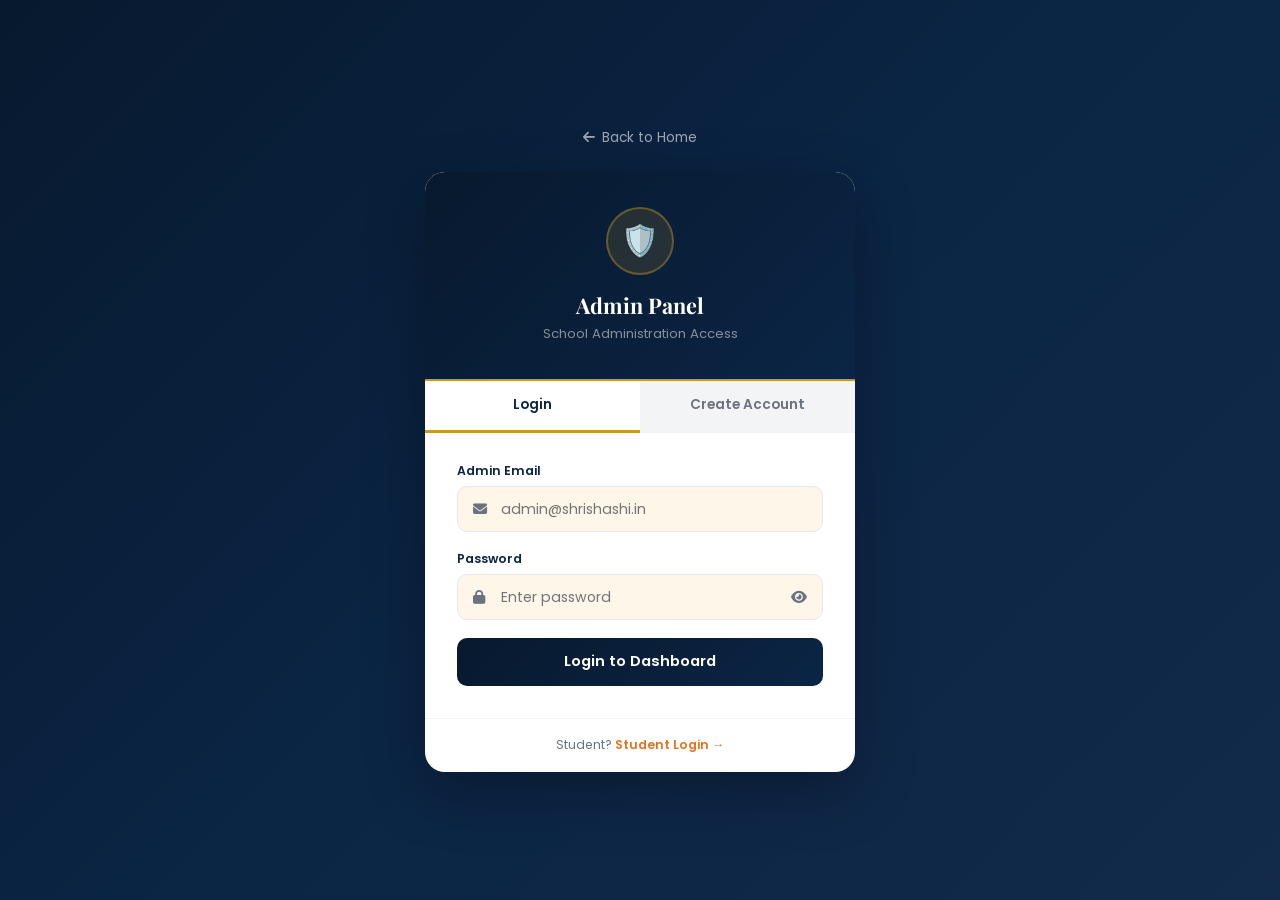
<file: shri shashi org/frontend/admin-login.html>
<!DOCTYPE html>
<html lang="hi">
<head>
  <meta charset="UTF-8"/><meta name="viewport" content="width=device-width,initial-scale=1.0"/>
  <title>Admin Login | श्री शशि हाई स्कूल गोरसी</title>
  <link href="https://fonts.googleapis.com/css2?family=Poppins:wght@300;400;500;600;700&family=Playfair+Display:wght@700&display=swap" rel="stylesheet"/>
  <link rel="stylesheet" href="https://cdnjs.cloudflare.com/ajax/libs/font-awesome/6.5.0/css/all.min.css"/>
  <style>
    :root{--navy:#0B2545;--gold:#C9972A;--gold2:#F0BE5A;--saffron:#E8721C;--cream:#FDF6E9;--gray:#6B7280;--red:#EF4444;}
    *{box-sizing:border-box;margin:0;padding:0;}
    body{font-family:'Poppins',sans-serif;background:linear-gradient(135deg,#07192e 0%,#0B2545 50%,#132a4a 100%);min-height:100vh;display:flex;flex-direction:column;align-items:center;justify-content:center;padding:1.5rem;}
    .back-link{color:rgba(255,255,255,0.6);font-size:.85rem;text-decoration:none;display:flex;align-items:center;gap:.4rem;margin-bottom:1.5rem;}
    .back-link:hover{color:#fff;}
    .login-box{background:#fff;border-radius:20px;box-shadow:0 20px 60px rgba(0,0,0,0.3);width:100%;max-width:430px;overflow:hidden;}
    .login-header{background:linear-gradient(135deg,#07192e,#0B2545);padding:2.2rem 2rem;text-align:center;border-bottom:2px solid var(--gold);}
    .login-icon{width:68px;height:68px;border-radius:50%;background:rgba(201,151,42,0.15);border:2px solid rgba(201,151,42,0.4);display:flex;align-items:center;justify-content:center;margin:0 auto 1rem;font-size:1.9rem;}
    .login-header h1{color:#fff;font-family:'Playfair Display',serif;font-size:1.35rem;margin-bottom:.3rem;}
    .login-header p{color:rgba(255,255,255,0.5);font-size:.82rem;}

    .tabs{display:flex;background:#f3f4f6;}
    .tab-btn{flex:1;padding:.9rem;background:none;border:none;font-size:.85rem;font-weight:600;color:var(--gray);cursor:pointer;font-family:'Poppins',sans-serif;border-bottom:3px solid transparent;transition:all .2s;}
    .tab-btn.active{color:var(--navy);background:#fff;border-bottom-color:var(--gold);}

    .tab-panel{display:none;}
    .tab-panel.active{display:block;}

    .login-body{padding:1.8rem 2rem 2rem;}
    .form-group{margin-bottom:1.1rem;}
    .form-label{display:block;font-size:.77rem;font-weight:600;color:var(--navy);margin-bottom:.4rem;}
    .form-input{width:100%;border:1.5px solid #E5E7EB;border-radius:10px;padding:.72rem 1rem;font-size:.88rem;font-family:'Poppins',sans-serif;color:var(--navy);background:var(--cream);transition:all .2s;}
    .form-input:focus{outline:none;border-color:var(--gold);box-shadow:0 0 0 3px rgba(201,151,42,0.12);background:#fff;}
    .input-wrap{position:relative;}
    .input-icon{position:absolute;left:1rem;top:50%;transform:translateY(-50%);color:var(--gray);font-size:.88rem;}
    .form-input.wi{padding-left:2.7rem;}
    .toggle-pass{position:absolute;right:1rem;top:50%;transform:translateY(-50%);background:none;border:none;color:var(--gray);cursor:pointer;font-size:.88rem;}
    .btn-login{width:100%;background:linear-gradient(135deg,#07192e,#0B2545);color:#fff;border:none;padding:.85rem;border-radius:10px;font-size:.92rem;font-weight:600;cursor:pointer;font-family:'Poppins',sans-serif;transition:all .2s;margin-top:.3rem;display:flex;align-items:center;justify-content:center;gap:.5rem;}
    .btn-login:hover{transform:translateY(-2px);box-shadow:0 8px 20px rgba(7,25,46,0.4);}
    .btn-login:disabled{opacity:.6;cursor:not-allowed;transform:none;}
    .btn-signup{background:linear-gradient(135deg,var(--saffron),#c45e10);}
    .error-box{background:#FEF2F2;border:1px solid #FCA5A5;border-radius:9px;padding:.65rem 1rem;font-size:.8rem;color:#DC2626;margin-top:.7rem;display:none;}
    .success-box{background:#F0FFF4;border:1px solid #6EE7B7;border-radius:9px;padding:.65rem 1rem;font-size:.8rem;color:#065F46;margin-top:.7rem;display:none;}
    .key-hint{background:#FFFBEB;border:1px solid #FCD34D;border-radius:9px;padding:.7rem 1rem;font-size:.76rem;color:#92400E;margin-bottom:1.1rem;line-height:1.5;}
    .spinner{display:none;width:16px;height:16px;border:2px solid rgba(255,255,255,0.3);border-top-color:#fff;border-radius:50%;animation:spin .7s linear infinite;}
    @keyframes spin{to{transform:rotate(360deg)}}
    .login-footer{text-align:center;padding:1.1rem;border-top:1px solid #F3F4F6;font-size:.78rem;color:var(--gray);}
    .login-footer a{color:var(--saffron);font-weight:600;text-decoration:none;}
  </style>
</head>
<body>
  <a href="index.html" class="back-link"><i class="fas fa-arrow-left"></i> Back to Home</a>
  <div class="login-box">
    <div class="login-header">
      <div class="login-icon">🛡️</div>
      <h1>Admin Panel</h1>
      <p>School Administration Access</p>
    </div>

    <div class="tabs">
      <button class="tab-btn active" id="tabLoginBtn" onclick="switchTab('login')">Login</button>
      <button class="tab-btn" id="tabSignupBtn" onclick="switchTab('signup')">Create Account</button>
    </div>

    <!-- LOGIN TAB -->
    <div class="tab-panel active" id="panelLogin">
      <div class="login-body">
        <div class="form-group">
          <label class="form-label">Admin Email</label>
          <div class="input-wrap">
            <i class="fas fa-envelope input-icon"></i>
            <input class="form-input wi" type="email" id="loginEmail" placeholder="admin@shrishashi.in"/>
          </div>
        </div>
        <div class="form-group">
          <label class="form-label">Password</label>
          <div class="input-wrap">
            <i class="fas fa-lock input-icon"></i>
            <input class="form-input wi" type="password" id="loginPass" placeholder="Enter password"/>
            <button class="toggle-pass" onclick="togglePass('loginPass',this)" type="button"><i class="fas fa-eye"></i></button>
          </div>
        </div>
        <div class="error-box" id="loginErr"></div>
        <button class="btn-login" id="loginBtn" onclick="doLogin()">
          <span id="loginText">Login to Dashboard</span>
          <div class="spinner" id="loginSpinner"></div>
        </button>
      </div>
      <div class="login-footer">Student? <a href="student-login.html">Student Login →</a></div>
    </div>

    <!-- SIGNUP TAB -->
    <div class="tab-panel" id="panelSignup">
      <div class="login-body">
        <div class="key-hint">
          🔑 <strong>Admin Secret Key chahiye.</strong> Yeh key sirf authorized logon ke paas honi chahiye — isse koi bhi naya admin account bana sakta hai.
        </div>
        <div class="form-group">
          <label class="form-label">Admin Secret Key</label>
          <div class="input-wrap">
            <i class="fas fa-key input-icon"></i>
            <input class="form-input wi" type="password" id="signupKey" placeholder="Enter secret key"/>
            <button class="toggle-pass" onclick="togglePass('signupKey',this)" type="button"><i class="fas fa-eye"></i></button>
          </div>
        </div>
        <div class="form-group">
          <label class="form-label">Your Name</label>
          <div class="input-wrap">
            <i class="fas fa-user input-icon"></i>
            <input class="form-input wi" type="text" id="signupName" placeholder="Full name"/>
          </div>
        </div>
        <div class="form-group">
          <label class="form-label">Gmail / Email</label>
          <div class="input-wrap">
            <i class="fas fa-envelope input-icon"></i>
            <input class="form-input wi" type="email" id="signupEmail" placeholder="youremail@gmail.com"/>
          </div>
        </div>
        <div class="form-group">
          <label class="form-label">Set Password (min 6 characters)</label>
          <div class="input-wrap">
            <i class="fas fa-lock input-icon"></i>
            <input class="form-input wi" type="password" id="signupPass" placeholder="Create password"/>
            <button class="toggle-pass" onclick="togglePass('signupPass',this)" type="button"><i class="fas fa-eye"></i></button>
          </div>
        </div>
        <div class="error-box" id="signupErr"></div>
        <div class="success-box" id="signupSuccess"></div>
        <button class="btn-login btn-signup" id="signupBtn" onclick="doSignup()">
          <span id="signupText">Create Admin Account</span>
          <div class="spinner" id="signupSpinner"></div>
        </button>
      </div>
      <div class="login-footer">Already have an account? <a href="#" onclick="switchTab('login');return false;">Login →</a></div>
    </div>

  </div>

<script src="api-config.js"></script>
<script>
  function switchTab(tab) {
    document.getElementById('tabLoginBtn').classList.toggle('active', tab==='login');
    document.getElementById('tabSignupBtn').classList.toggle('active', tab==='signup');
    document.getElementById('panelLogin').classList.toggle('active', tab==='login');
    document.getElementById('panelSignup').classList.toggle('active', tab==='signup');
  }

  function togglePass(id, btn) {
    const inp = document.getElementById(id);
    inp.type = inp.type==='password' ? 'text' : 'password';
    btn.innerHTML = inp.type==='password' ? '<i class="fas fa-eye"></i>' : '<i class="fas fa-eye-slash"></i>';
  }

  (async function checkExisting() {
    const token = localStorage.getItem('sshs_token');
    const role = localStorage.getItem('sshs_role');
    if (token && role === 'admin') {
      try {
        await apiFetch('/api/admin/me');
        window.location.href = 'admin-panel.html';
      } catch(e) {
        localStorage.removeItem('sshs_token');
        localStorage.removeItem('sshs_role');
      }
    }
  })();

  async function doLogin() {
    const email = document.getElementById('loginEmail').value.trim();
    const pass  = document.getElementById('loginPass').value;
    const err   = document.getElementById('loginErr');
    const btn   = document.getElementById('loginBtn');
    const spin  = document.getElementById('loginSpinner');
    const txt   = document.getElementById('loginText');
    err.style.display = 'none';

    if (!email || !pass) { err.textContent='⚠ Email and password required'; err.style.display='block'; return; }

    btn.disabled=true; spin.style.display='block'; txt.textContent='Logging in...';
    try {
      const data = await apiFetch('/api/admin/login', { method:'POST', body: JSON.stringify({ email, password: pass }) });
      localStorage.setItem('sshs_token', data.token);
      localStorage.setItem('sshs_role', 'admin');
      localStorage.setItem('sshs_admin_email', data.admin.email);
      window.location.href = 'admin-panel.html';
    } catch(e) {
      err.textContent = '❌ ' + e.message;
      err.style.display = 'block';
    }
    btn.disabled=false; spin.style.display='none'; txt.textContent='Login to Dashboard';
  }

  async function doSignup() {
    const secretKey = document.getElementById('signupKey').value;
    const name      = document.getElementById('signupName').value.trim();
    const email     = document.getElementById('signupEmail').value.trim();
    const pass      = document.getElementById('signupPass').value;
    const err       = document.getElementById('signupErr');
    const success   = document.getElementById('signupSuccess');
    const btn       = document.getElementById('signupBtn');
    const spin      = document.getElementById('signupSpinner');
    const txt       = document.getElementById('signupText');
    err.style.display='none'; success.style.display='none';

    if (!secretKey || !email || !pass) { err.textContent='⚠ Secret key, email and password required'; err.style.display='block'; return; }
    if (pass.length < 6) { err.textContent='⚠ Password must be at least 6 characters'; err.style.display='block'; return; }

    btn.disabled=true; spin.style.display='block'; txt.textContent='Creating account...';
    try {
      const data = await apiFetch('/api/admin/signup', { method:'POST', body: JSON.stringify({ secretKey, name, email, password: pass }) });
      localStorage.setItem('sshs_token', data.token);
      localStorage.setItem('sshs_role', 'admin');
      localStorage.setItem('sshs_admin_email', data.admin.email);
      success.textContent = '✅ Account created! Redirecting to dashboard...';
      success.style.display = 'block';
      setTimeout(()=> window.location.href='admin-panel.html', 1200);
    } catch(e) {
      err.textContent = '❌ ' + e.message;
      err.style.display = 'block';
      btn.disabled=false; spin.style.display='none'; txt.textContent='Create Admin Account';
    }
  }

  document.addEventListener('keydown', e => {
    if (e.key !== 'Enter') return;
    if (document.getElementById('panelLogin').classList.contains('active')) doLogin();
    else doSignup();
  });
</script>
</body>
</html>
</file>
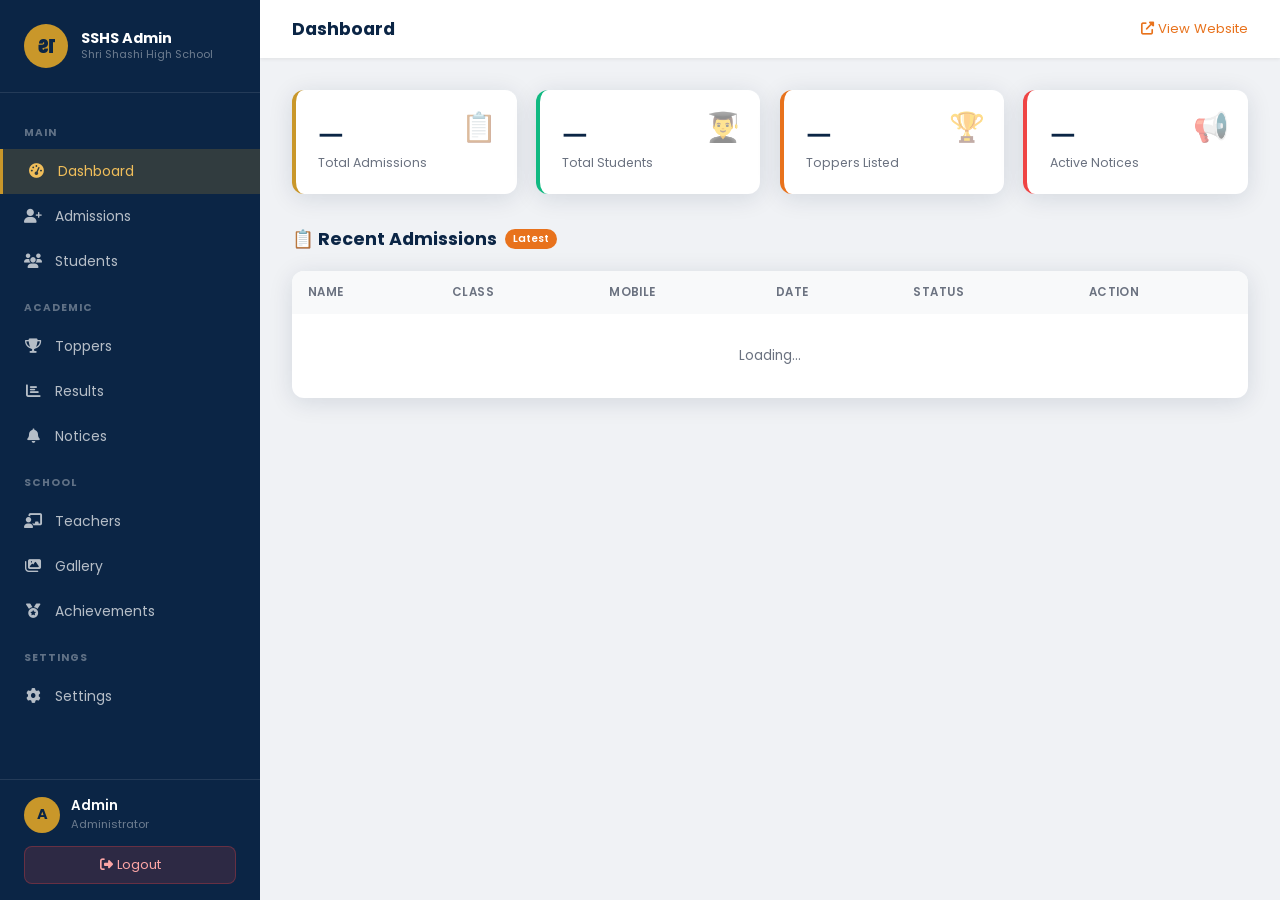
<file: shri shashi org/frontend/admin-panel.html>
<!DOCTYPE html>
<html lang="hi">
<head>
  <meta charset="UTF-8"/><meta name="viewport" content="width=device-width,initial-scale=1.0"/>
  <title>Admin Panel | श्री शशि हाई स्कूल गोरसी</title>
  <link href="https://fonts.googleapis.com/css2?family=Poppins:wght@300;400;500;600;700;800&family=Playfair+Display:wght@700&display=swap" rel="stylesheet"/>
  <link rel="stylesheet" href="https://cdnjs.cloudflare.com/ajax/libs/font-awesome/6.5.0/css/all.min.css"/>
  <style>
    :root{--navy:#0B2545;--gold:#C9972A;--gold2:#F0BE5A;--saffron:#E8721C;--cream:#FDF6E9;--gray:#6B7280;--green:#10B981;--red:#EF4444;--shadow:0 4px 24px rgba(11,37,69,0.12);--radius:12px;}
    *{box-sizing:border-box;margin:0;padding:0;}
    body{font-family:'Poppins',sans-serif;background:#f0f2f5;color:var(--navy);display:flex;min-height:100vh;}

    .sidebar{width:260px;background:var(--navy);min-height:100vh;position:fixed;left:0;top:0;z-index:100;display:flex;flex-direction:column;transition:transform .3s;}
    .sidebar-brand{padding:1.5rem;border-bottom:1px solid rgba(255,255,255,0.1);display:flex;align-items:center;gap:.8rem;}
    .sb-logo{width:44px;height:44px;border-radius:50%;background:var(--gold);display:flex;align-items:center;justify-content:center;font-size:1.2rem;font-weight:900;color:var(--navy);flex-shrink:0;}
    .sb-title{color:#fff;font-size:.9rem;font-weight:700;line-height:1.3;}
    .sb-sub{color:rgba(255,255,255,0.4);font-size:.68rem;}
    .sidebar-nav{flex:1;padding:1rem 0;overflow-y:auto;}
    .nav-section-title{color:rgba(255,255,255,0.35);font-size:.65rem;font-weight:700;letter-spacing:.1em;text-transform:uppercase;padding:.5rem 1.5rem;margin-top:.5rem;}
    .nav-item{display:flex;align-items:center;gap:.8rem;padding:.75rem 1.5rem;color:rgba(255,255,255,0.7);cursor:pointer;transition:all .2s;font-size:.87rem;border:none;background:none;width:100%;text-align:left;font-family:'Poppins',sans-serif;}
    .nav-item:hover{background:rgba(255,255,255,0.08);color:#fff;}
    .nav-item.active{background:rgba(201,151,42,0.2);color:var(--gold2);border-left:3px solid var(--gold);}
    .nav-item i{width:18px;text-align:center;font-size:.9rem;}
    .sidebar-footer{padding:1rem 1.5rem;border-top:1px solid rgba(255,255,255,0.1);}
    .admin-info{display:flex;align-items:center;gap:.7rem;margin-bottom:.8rem;}
    .admin-avatar{width:36px;height:36px;border-radius:50%;background:var(--gold);display:flex;align-items:center;justify-content:center;font-size:.9rem;font-weight:700;color:var(--navy);}
    .admin-name{color:#fff;font-size:.83rem;font-weight:600;word-break:break-all;}
    .admin-role{color:rgba(255,255,255,0.4);font-size:.7rem;}
    .btn-logout{width:100%;background:rgba(239,68,68,0.15);color:#FCA5A5;border:1px solid rgba(239,68,68,0.3);border-radius:8px;padding:.5rem;font-size:.82rem;cursor:pointer;font-family:'Poppins',sans-serif;transition:all .2s;}
    .btn-logout:hover{background:rgba(239,68,68,0.3);}

    .main-content{margin-left:260px;flex:1;display:flex;flex-direction:column;min-height:100vh;}
    .topbar{background:#fff;padding:1rem 2rem;display:flex;align-items:center;justify-content:space-between;box-shadow:0 1px 4px rgba(0,0,0,0.08);position:sticky;top:0;z-index:99;}
    .topbar-title{font-size:1.1rem;font-weight:700;color:var(--navy);}
    .topbar-right{display:flex;align-items:center;gap:1rem;}
    .topbar-date{font-size:.8rem;color:var(--gray);}
    .content-area{padding:2rem;flex:1;}

    .panel{display:none;}
    .panel.active{display:block;}

    .stat-grid{display:grid;grid-template-columns:repeat(4,1fr);gap:1.2rem;margin-bottom:2rem;}
    .stat-card{background:#fff;border-radius:var(--radius);padding:1.4rem;box-shadow:var(--shadow);border-left:4px solid var(--gold);position:relative;}
    .stat-card.green{border-left-color:var(--green);}
    .stat-card.orange{border-left-color:var(--saffron);}
    .stat-card.red{border-left-color:var(--red);}
    .stat-num{font-size:1.8rem;font-weight:700;color:var(--navy);font-family:'Playfair Display',serif;}
    .stat-label{font-size:.78rem;color:var(--gray);margin-top:.2rem;}
    .stat-icon{font-size:1.8rem;position:absolute;top:1rem;right:1.2rem;opacity:.5;}

    .sec-title{font-size:1.1rem;font-weight:700;color:var(--navy);margin-bottom:1.2rem;display:flex;align-items:center;gap:.5rem;}
    .sec-title .badge{background:var(--saffron);color:#fff;font-size:.65rem;padding:.15rem .5rem;border-radius:20px;font-weight:600;}

    .table-wrap{background:#fff;border-radius:var(--radius);box-shadow:var(--shadow);overflow:hidden;margin-bottom:2rem;}
    .table-header{padding:1rem 1.5rem;border-bottom:1px solid #F3F4F6;display:flex;align-items:center;justify-content:space-between;flex-wrap:wrap;gap:.8rem;}
    .table-search{border:1.5px solid #E5E7EB;border-radius:8px;padding:.5rem 1rem;font-size:.85rem;font-family:'Poppins',sans-serif;color:var(--navy);min-width:220px;}
    .table-search:focus{outline:none;border-color:var(--gold);}
    .table-scroll{overflow-x:auto;}
    table{width:100%;border-collapse:collapse;font-size:.85rem;}
    th{background:#F8F9FA;padding:.8rem 1rem;text-align:left;font-size:.73rem;font-weight:600;color:var(--gray);letter-spacing:.04em;text-transform:uppercase;white-space:nowrap;}
    td{padding:.8rem 1rem;border-bottom:1px solid #F3F4F6;vertical-align:middle;}
    tr:last-child td{border-bottom:none;}
    tr:hover td{background:#FAFAFA;}
    .status-badge{padding:.2rem .7rem;border-radius:20px;font-size:.72rem;font-weight:600;white-space:nowrap;}
    .status-new{background:#EFF6FF;color:#1D4ED8;}
    .status-reviewed{background:#F0FFF4;color:#15803D;}
    .status-rejected{background:#FFF5F5;color:#C53030;}
    .status-active{background:#F0FFF4;color:#15803D;}
    .status-blocked{background:#FFF5F5;color:#C53030;}
    .action-btns{display:flex;gap:.4rem;flex-wrap:wrap;}
    .btn-sm{padding:.3rem .7rem;border-radius:6px;font-size:.74rem;cursor:pointer;font-family:'Poppins',sans-serif;font-weight:500;border:none;transition:all .2s;white-space:nowrap;}
    .btn-view{background:#EFF6FF;color:#1D4ED8;}.btn-view:hover{background:#1D4ED8;color:#fff;}
    .btn-approve{background:#F0FFF4;color:#15803D;}.btn-approve:hover{background:#15803D;color:#fff;}
    .btn-reject{background:#FFF5F5;color:#C53030;}.btn-reject:hover{background:#C53030;color:#fff;}
    .btn-delete{background:#FFF5F5;color:#C53030;}.btn-delete:hover{background:#C53030;color:#fff;}
    .btn-edit{background:#FFFBEB;color:#92400E;}.btn-edit:hover{background:#92400E;color:#fff;}

    .form-card{background:#fff;border-radius:var(--radius);box-shadow:var(--shadow);padding:1.5rem;margin-bottom:1.5rem;}
    .form-grid{display:grid;grid-template-columns:1fr 1fr;gap:1rem;}
    .form-grid.three{grid-template-columns:1fr 1fr 1fr;}
    .fg{display:flex;flex-direction:column;gap:.3rem;}
    .fg.full{grid-column:1/-1;}
    .flabel{font-size:.75rem;font-weight:600;color:var(--navy);}
    .finput,.fselect,.ftextarea{border:1.5px solid #E5E7EB;border-radius:8px;padding:.6rem .9rem;font-size:.85rem;font-family:'Poppins',sans-serif;color:var(--navy);background:var(--cream);transition:all .2s;}
    .finput:focus,.fselect:focus,.ftextarea:focus{outline:none;border-color:var(--gold);}
    .ftextarea{resize:vertical;min-height:80px;}
    .btn-primary{background:linear-gradient(135deg,var(--navy),#1a4a7a);color:#fff;border:none;padding:.7rem 1.8rem;border-radius:9px;font-size:.88rem;font-weight:600;cursor:pointer;font-family:'Poppins',sans-serif;transition:all .2s;}
    .btn-primary:hover{transform:translateY(-2px);box-shadow:0 6px 18px rgba(11,37,69,0.25);}
    .btn-success{background:var(--green);color:#fff;border:none;padding:.7rem 1.8rem;border-radius:9px;font-size:.88rem;font-weight:600;cursor:pointer;font-family:'Poppins',sans-serif;}

    .notice-list{display:flex;flex-direction:column;gap:.8rem;}
    .notice-item{background:#fff;border-radius:var(--radius);padding:1rem 1.2rem;box-shadow:var(--shadow);display:flex;align-items:center;justify-content:space-between;gap:1rem;border-left:4px solid var(--gold);flex-wrap:wrap;}
    .notice-item.urgent{border-left-color:var(--red);}
    .notice-title{font-size:.9rem;font-weight:600;color:var(--navy);}
    .notice-meta{font-size:.75rem;color:var(--gray);margin-top:.2rem;}

    .toast{position:fixed;bottom:2rem;right:2rem;background:var(--navy);color:#fff;padding:.9rem 1.5rem;border-radius:10px;font-size:.85rem;z-index:9999;display:none;align-items:center;gap:.6rem;box-shadow:0 8px 25px rgba(11,37,69,0.3);max-width:90vw;}
    .toast.show{display:flex;animation:slideInRight .3s ease;}
    .toast.success{background:var(--green);}
    .toast.error{background:var(--red);}
    @keyframes slideInRight{from{transform:translateX(110%)}to{transform:none}}

    .modal-overlay{position:fixed;inset:0;background:rgba(0,0,0,0.5);z-index:1000;display:none;align-items:center;justify-content:center;padding:1rem;}
    .modal-overlay.open{display:flex;}
    .modal{background:#fff;border-radius:18px;padding:2rem;max-width:600px;width:100%;max-height:85vh;overflow-y:auto;}
    .modal-title{font-size:1.1rem;font-weight:700;color:var(--navy);margin-bottom:1.5rem;display:flex;align-items:center;justify-content:space-between;}
    .modal-close{background:none;border:none;font-size:1.2rem;cursor:pointer;color:var(--gray);}
    .detail-row{display:flex;gap:1rem;padding:.6rem 0;border-bottom:1px solid #F3F4F6;font-size:.85rem;}
    .detail-label{font-weight:600;color:var(--navy);min-width:140px;flex-shrink:0;}
    .detail-val{color:var(--gray);word-break:break-word;}
    .loading-row{text-align:center;padding:2rem;color:var(--gray);}
    .empty-row{text-align:center;padding:2rem;color:var(--gray);}

    @media(max-width:900px){.sidebar{transform:translateX(-100%);}.sidebar.open{transform:none;}.main-content{margin-left:0;}.stat-grid{grid-template-columns:1fr 1fr;}}
    @media(max-width:600px){.stat-grid{grid-template-columns:1fr;}.form-grid,.form-grid.three{grid-template-columns:1fr;}.content-area{padding:1rem;}}
  </style>
</head>
<body>

<aside class="sidebar" id="sidebar">
  <div class="sidebar-brand">
    <div class="sb-logo">श</div>
    <div><div class="sb-title">SSHS Admin</div><div class="sb-sub">Shri Shashi High School</div></div>
  </div>
  <nav class="sidebar-nav">
    <div class="nav-section-title">Main</div>
    <button class="nav-item active" onclick="showPanel('dashboard', this)"><i class="fas fa-tachometer-alt"></i> Dashboard</button>
    <button class="nav-item" onclick="showPanel('admissions', this)"><i class="fas fa-user-plus"></i> Admissions</button>
    <button class="nav-item" onclick="showPanel('students', this)"><i class="fas fa-users"></i> Students</button>
    <div class="nav-section-title">Academic</div>
    <button class="nav-item" onclick="showPanel('toppers', this)"><i class="fas fa-trophy"></i> Toppers</button>
    <button class="nav-item" onclick="showPanel('results', this)"><i class="fas fa-chart-bar"></i> Results</button>
    <button class="nav-item" onclick="showPanel('notices', this)"><i class="fas fa-bell"></i> Notices</button>
    <div class="nav-section-title">School</div>
    <button class="nav-item" onclick="showPanel('teachers', this)"><i class="fas fa-chalkboard-teacher"></i> Teachers</button>
    <button class="nav-item" onclick="showPanel('gallery', this)"><i class="fas fa-images"></i> Gallery</button>
    <button class="nav-item" onclick="showPanel('achievements', this)"><i class="fas fa-medal"></i> Achievements</button>
    <div class="nav-section-title">Settings</div>
    <button class="nav-item" onclick="showPanel('settings', this)"><i class="fas fa-cog"></i> Settings</button>
  </nav>
  <div class="sidebar-footer">
    <div class="admin-info">
      <div class="admin-avatar" id="adminAvatar">A</div>
      <div><div class="admin-name" id="adminName">Admin</div><div class="admin-role">Administrator</div></div>
    </div>
    <button class="btn-logout" onclick="doLogout()"><i class="fas fa-sign-out-alt"></i> Logout</button>
  </div>
</aside>

<div class="main-content">
  <div class="topbar">
    <div style="display:flex;align-items:center;gap:1rem">
      <button onclick="document.getElementById('sidebar').classList.toggle('open')" style="background:none;border:none;cursor:pointer;font-size:1.2rem;display:none" id="menuBtn"><i class="fas fa-bars"></i></button>
      <div class="topbar-title" id="panelTitle">Dashboard</div>
    </div>
    <div class="topbar-right">
      <div class="topbar-date" id="topbarDate"></div>
      <a href="index.html" target="_blank" style="font-size:.82rem;color:var(--saffron);text-decoration:none"><i class="fas fa-external-link-alt"></i> View Website</a>
    </div>
  </div>

  <div class="content-area">

    <!-- DASHBOARD -->
    <div class="panel active" id="panel-dashboard">
      <div class="stat-grid">
        <div class="stat-card"><div class="stat-icon">📋</div><div class="stat-num" id="stat-admissions">—</div><div class="stat-label">Total Admissions</div></div>
        <div class="stat-card green"><div class="stat-icon">👨‍🎓</div><div class="stat-num" id="stat-students">—</div><div class="stat-label">Total Students</div></div>
        <div class="stat-card orange"><div class="stat-icon">🏆</div><div class="stat-num" id="stat-toppers">—</div><div class="stat-label">Toppers Listed</div></div>
        <div class="stat-card red"><div class="stat-icon">📢</div><div class="stat-num" id="stat-notices">—</div><div class="stat-label">Active Notices</div></div>
      </div>
      <div class="sec-title">📋 Recent Admissions <span class="badge">Latest</span></div>
      <div class="table-wrap"><div class="table-scroll">
        <table><thead><tr><th>Name</th><th>Class</th><th>Mobile</th><th>Date</th><th>Status</th><th>Action</th></tr></thead>
        <tbody id="recentAdmissions"><tr><td colspan="6" class="loading-row">Loading...</td></tr></tbody></table>
      </div></div>
    </div>

    <!-- ADMISSIONS -->
    <div class="panel" id="panel-admissions">
      <div class="table-wrap">
        <div class="table-header">
          <div class="sec-title" style="margin:0">All Admission Applications</div>
          <input class="table-search" type="text" placeholder="Search by name, class..." oninput="searchTable(this,'admTable')"/>
        </div>
        <div class="table-scroll">
        <table id="admTable">
          <thead><tr><th>#</th><th>Student Name</th><th>Class</th><th>Father</th><th>Mobile</th><th>Date</th><th>Status</th><th>Actions</th></tr></thead>
          <tbody id="admissionsBody"><tr><td colspan="8" class="loading-row">Loading...</td></tr></tbody>
        </table>
        </div>
      </div>
    </div>

    <!-- STUDENTS -->
    <div class="panel" id="panel-students">
      <div class="table-wrap">
        <div class="table-header">
          <div class="sec-title" style="margin:0">Students List</div>
          <input class="table-search" type="text" placeholder="Search student..." oninput="searchTable(this,'stuTable')"/>
        </div>
        <div class="table-scroll">
        <table id="stuTable">
          <thead><tr><th>#</th><th>Name</th><th>Class</th><th>Login ID</th><th>Mobile (Password)</th><th>Father</th><th>Status</th><th>Actions</th></tr></thead>
          <tbody id="studentsBody"><tr><td colspan="8" class="loading-row">Loading...</td></tr></tbody>
        </table>
        </div>
      </div>
    </div>

    <!-- TOPPERS -->
    <div class="panel" id="panel-toppers">
      <div class="form-card">
        <div class="sec-title">➕ Add Topper</div>
        <div class="form-grid three">
          <div class="fg"><label class="flabel">Student Name</label><input class="finput" id="t-name" placeholder="Full name"/></div>
          <div class="fg"><label class="flabel">Session</label><select class="fselect" id="t-session"><option>2025-26</option><option>2024-25</option><option>2023-24</option></select></div>
          <div class="fg"><label class="flabel">Class</label><select class="fselect" id="t-class"><option>5</option><option>6</option><option>7</option><option>8</option></select></div>
          <div class="fg"><label class="flabel">Percentage (%)</label><input class="finput" id="t-percent" type="number" min="0" max="100" step="0.01" placeholder="e.g. 95.5"/></div>
          <div class="fg"><label class="flabel">Special Achievement</label><input class="finput" id="t-special" placeholder="e.g. District Rank 1"/></div>
          <div class="fg"><label class="flabel">Photo Path (optional)</label><input class="finput" id="t-photo" placeholder="images/toppers/name.jpg"/></div>
        </div>
        <button class="btn-primary" style="margin-top:1rem" onclick="addTopper()"><i class="fas fa-plus"></i> Add Topper</button>
      </div>
      <div class="table-wrap">
        <div class="table-header"><div class="sec-title" style="margin:0">Toppers List</div></div>
        <div class="table-scroll">
        <table><thead><tr><th>Name</th><th>Session</th><th>Class</th><th>%</th><th>Special</th><th>Actions</th></tr></thead>
        <tbody id="toppersBody"><tr><td colspan="6" class="loading-row">Loading...</td></tr></tbody></table>
        </div>
      </div>
    </div>

    <!-- NOTICES -->
    <div class="panel" id="panel-notices">
      <div class="form-card">
        <div class="sec-title">📢 Post New Notice</div>
        <div class="form-grid">
          <div class="fg"><label class="flabel">Notice Title</label><input class="finput" id="n-title" placeholder="Notice title"/></div>
          <div class="fg"><label class="flabel">Type</label><select class="fselect" id="n-type"><option>Admission</option><option>Result</option><option>Holiday</option><option>Exam</option><option>Fee</option><option>PTM</option><option>Achievement</option><option>Other</option></select></div>
          <div class="fg full"><label class="flabel">Description</label><textarea class="ftextarea" id="n-desc" placeholder="Notice details..."></textarea></div>
          <div class="fg"><label class="flabel">Priority</label><select class="fselect" id="n-priority"><option value="normal">Normal</option><option value="urgent">Urgent</option><option value="new">New</option></select></div>
          <div class="fg"><label class="flabel">Expiry Date (optional)</label><input class="finput" id="n-expiry" type="date"/></div>
        </div>
        <button class="btn-primary" style="margin-top:1rem" onclick="postNotice()"><i class="fas fa-paper-plane"></i> Post Notice</button>
      </div>
      <div class="sec-title">Active Notices</div>
      <div class="notice-list" id="noticesList"></div>
    </div>

    <!-- RESULTS -->
    <div class="panel" id="panel-results">
      <div class="form-card">
        <div class="sec-title">📊 Upload / Update Result Info</div>
        <div class="form-grid">
          <div class="fg"><label class="flabel">Session</label><select class="fselect" id="r-session"><option>2025-26</option><option>2024-25</option><option>2023-24</option></select></div>
          <div class="fg"><label class="flabel">Class</label><select class="fselect" id="r-class"><option>5</option><option>6</option><option>7</option><option>8</option></select></div>
          <div class="fg"><label class="flabel">PDF URL</label><input class="finput" id="r-pdf" placeholder="https://... (after upload)"/></div>
          <div class="fg"><label class="flabel">Status</label><select class="fselect" id="r-status"><option>Declared</option><option>Pending</option></select></div>
          <div class="fg full">
            <label class="flabel">Or Upload PDF File</label>
            <input class="finput" type="file" id="r-pdf-file" accept="application/pdf"/>
          </div>
        </div>
        <button class="btn-primary" style="margin-top:1rem" onclick="saveResult()"><i class="fas fa-save"></i> Save Result Info</button>
      </div>
      <div class="table-wrap">
        <div class="table-header"><div class="sec-title" style="margin:0">Saved Results</div></div>
        <div class="table-scroll">
        <table><thead><tr><th>Session</th><th>Class</th><th>PDF</th><th>Status</th><th>Actions</th></tr></thead>
        <tbody id="resultsBody"><tr><td colspan="5" class="loading-row">Loading...</td></tr></tbody></table>
        </div>
      </div>
    </div>

    <!-- TEACHERS -->
    <div class="panel" id="panel-teachers">
      <div class="form-card">
        <div class="sec-title">👩‍🏫 Add Teacher</div>
        <div class="form-grid">
          <div class="fg"><label class="flabel">Teacher Name</label><input class="finput" id="tc-name" placeholder="Full name"/></div>
          <div class="fg"><label class="flabel">Role</label><select class="fselect" id="tc-role"><option>Teacher</option><option>Senior Teacher</option><option>Head Master</option></select></div>
          <div class="fg"><label class="flabel">Subjects (comma separated)</label><input class="finput" id="tc-sub" placeholder="Hindi, Math, Science"/></div>
          <div class="fg"><label class="flabel">Qualification</label><input class="finput" id="tc-qual" value="Post Graduation + B.Ed."/></div>
          <div class="fg"><label class="flabel">Contact</label><input class="finput" id="tc-contact" type="tel" placeholder="Mobile number"/></div>
          <div class="fg"><label class="flabel">Photo Path</label><input class="finput" id="tc-photo" placeholder="images/teachers/name.jpg"/></div>
        </div>
        <button class="btn-primary" style="margin-top:1rem" onclick="addTeacher()"><i class="fas fa-plus"></i> Add Teacher</button>
      </div>
      <div class="table-wrap">
        <div class="table-header"><div class="sec-title" style="margin:0">Teachers List</div></div>
        <div class="table-scroll">
        <table><thead><tr><th>Name</th><th>Role</th><th>Subjects</th><th>Contact</th><th>Actions</th></tr></thead>
        <tbody id="teachersBody"><tr><td colspan="5" class="loading-row">Loading...</td></tr></tbody></table>
        </div>
      </div>
    </div>

    <!-- ACHIEVEMENTS -->
    <div class="panel" id="panel-achievements">
      <div class="form-card">
        <div class="sec-title">🎖️ Add Achievement</div>
        <div class="form-grid">
          <div class="fg"><label class="flabel">Student Name</label><input class="finput" id="ac-name" placeholder="Name"/></div>
          <div class="fg"><label class="flabel">Year</label><input class="finput" id="ac-year" placeholder="2025-26"/></div>
          <div class="fg"><label class="flabel">Type</label><select class="fselect" id="ac-type"><option value="navoday">Navoday</option><option value="shramoday">Shramoday</option><option value="sainik">Sainik School</option><option value="competitive">Competitive</option></select></div>
          <div class="fg"><label class="flabel">Detail</label><input class="finput" id="ac-detail" placeholder="Achievement details"/></div>
        </div>
        <button class="btn-primary" style="margin-top:1rem" onclick="addAchievement()"><i class="fas fa-plus"></i> Add Achievement</button>
      </div>
      <div class="table-wrap">
        <div class="table-header"><div class="sec-title" style="margin:0">Achievements</div></div>
        <div class="table-scroll">
        <table><thead><tr><th>Name</th><th>Year</th><th>Type</th><th>Detail</th><th>Actions</th></tr></thead>
        <tbody id="achievementsBody"><tr><td colspan="5" class="loading-row">Loading...</td></tr></tbody></table>
        </div>
      </div>
    </div>

    <!-- GALLERY -->
    <div class="panel" id="panel-gallery">
      <div class="form-card">
        <div class="sec-title">📸 Add Gallery Folder</div>
        <div class="form-grid">
          <div class="fg"><label class="flabel">Folder Name</label><input class="finput" id="g-name" placeholder="e.g. Annual Function 2026"/></div>
          <div class="fg"><label class="flabel">Category</label><select class="fselect" id="g-cat"><option>republic-day</option><option>independence-day</option><option>annual-function</option><option>saraswati-puja</option><option>rangoli</option><option>school-life</option><option>adventure-trip</option><option>cultural</option></select></div>
          <div class="fg"><label class="flabel">Icon (emoji)</label><input class="finput" id="g-icon" placeholder="🎭"/></div>
          <div class="fg"><label class="flabel">Description</label><input class="finput" id="g-desc" placeholder="Short description"/></div>
        </div>
        <button class="btn-primary" style="margin-top:1rem" onclick="addGallery()"><i class="fas fa-plus"></i> Add Folder</button>
      </div>
      <div class="table-wrap">
        <div class="table-header"><div class="sec-title" style="margin:0">Gallery Folders</div></div>
        <div class="table-scroll">
        <table><thead><tr><th>Name</th><th>Category</th><th>Photos</th><th>Actions</th></tr></thead>
        <tbody id="galleryBody"><tr><td colspan="4" class="loading-row">Loading...</td></tr></tbody></table>
        </div>
      </div>
    </div>

    <!-- SETTINGS -->
    <div class="panel" id="panel-settings">
      <div class="form-card">
        <div class="sec-title">⚙️ School Settings</div>
        <div class="form-grid">
          <div class="fg"><label class="flabel">School Name</label><input class="finput" id="set-name"/></div>
          <div class="fg"><label class="flabel">Phone 1</label><input class="finput" id="set-ph1"/></div>
          <div class="fg"><label class="flabel">Phone 2</label><input class="finput" id="set-ph2"/></div>
          <div class="fg"><label class="flabel">Gmail</label><input class="finput" id="set-email"/></div>
          <div class="fg"><label class="flabel">Address</label><input class="finput" id="set-addr"/></div>
          <div class="fg"><label class="flabel">Session</label><input class="finput" id="set-session"/></div>
          <div class="fg full"><label class="flabel">Popup Notification Text</label><textarea class="ftextarea" id="set-notif"></textarea></div>
        </div>
        <button class="btn-primary" style="margin-top:1rem" onclick="saveSettings()"><i class="fas fa-save"></i> Save Settings</button>
      </div>
    </div>

  </div>
</div>

<div class="toast" id="toast"></div>

<div class="modal-overlay" id="modalOverlay">
  <div class="modal">
    <div class="modal-title"><span id="modalTitle">Detail View</span><button class="modal-close" onclick="closeModal()">✕</button></div>
    <div id="modalBody"></div>
  </div>
</div>

<script src="api-config.js"></script>
<script>
// ── AUTH GUARD ──
(async function init() {
  const token = localStorage.getItem('sshs_token');
  const role  = localStorage.getItem('sshs_role');
  if (!token || role !== 'admin') { window.location.href = 'admin-login.html'; return; }
  try {
    const data = await apiFetch('/api/admin/me');
    const email = data.admin.email;
    document.getElementById('adminName').textContent = data.admin.name || email;
    document.getElementById('adminAvatar').textContent = (email[0] || 'A').toUpperCase();
  } catch (e) {
    localStorage.removeItem('sshs_token');
    localStorage.removeItem('sshs_role');
    window.location.href = 'admin-login.html';
    return;
  }
  loadDashboard();
  loadAdmissions();
  loadStudents();
  loadToppers();
  loadNotices();
  loadResults();
  loadTeachers();
  loadAchievements();
  loadGallery();
  loadSettings();
})();

function toast(msg, type='success') {
  const t = document.getElementById('toast');
  t.textContent = (type==='success'?'✅ ':'❌ ') + msg;
  t.className = `toast show ${type}`;
  setTimeout(()=>t.classList.remove('show'), 3500);
}

function doLogout() {
  localStorage.removeItem('sshs_token');
  localStorage.removeItem('sshs_role');
  window.location.href = 'admin-login.html';
}

function showPanel(name, btn) {
  document.querySelectorAll('.panel').forEach(p=>p.classList.remove('active'));
  document.querySelectorAll('.nav-item').forEach(n=>n.classList.remove('active'));
  document.getElementById(`panel-${name}`).classList.add('active');
  btn.classList.add('active');
  document.getElementById('panelTitle').textContent = btn.textContent.trim();
  document.getElementById('sidebar').classList.remove('open');
}

document.getElementById('topbarDate').textContent = new Date().toLocaleDateString('en-IN',{weekday:'long',year:'numeric',month:'long',day:'numeric'});

function searchTable(input, tableId) {
  const q = input.value.toLowerCase();
  document.querySelectorAll(`#${tableId} tbody tr`).forEach(row => {
    row.style.display = row.textContent.toLowerCase().includes(q) ? '' : 'none';
  });
}

function closeModal() { document.getElementById('modalOverlay').classList.remove('open'); }

// ══════════════ DASHBOARD ══════════════
async function loadDashboard() {
  try {
    const data = await apiFetch('/api/dashboard/overview');
    document.getElementById('stat-admissions').textContent = data.counts.admissions;
    document.getElementById('stat-students').textContent = data.counts.students;
    document.getElementById('stat-toppers').textContent = data.counts.toppers;
    document.getElementById('stat-notices').textContent = data.counts.notices;
    document.getElementById('recentAdmissions').innerHTML = data.recentAdmissions.length
      ? data.recentAdmissions.map(a => admissionRow(a)).join('')
      : `<tr><td colspan="6" class="empty-row">No admissions yet</td></tr>`;
  } catch(e) { toast(e.message, 'error'); }
}

function admissionRow(a) {
  const date = a.createdAt ? new Date(a.createdAt).toLocaleDateString('en-IN') : '—';
  const status = a.status || 'new';
  const badge = status==='new'?'status-new':status==='reviewed'?'status-reviewed':'status-rejected';
  return `<tr>
    <td><strong>${a.stuName||'—'}</strong></td>
    <td>${a.admClass||'—'}</td>
    <td>${a.mobile||'—'}</td>
    <td>${date}</td>
    <td><span class="status-badge ${badge}">${status}</span></td>
    <td><button class="btn-sm btn-view" onclick="viewAdmission('${a._id}')">View</button></td>
  </tr>`;
}

// ══════════════ ADMISSIONS ══════════════
let allAdmissions = [];
async function loadAdmissions() {
  try {
    const data = await apiFetch('/api/admissions');
    allAdmissions = data.admissions;
    document.getElementById('admissionsBody').innerHTML = allAdmissions.length
      ? allAdmissions.map((a,i) => {
          const date = a.createdAt ? new Date(a.createdAt).toLocaleDateString('en-IN') : '—';
          const status = a.status || 'new';
          const badge = status==='new'?'status-new':status==='reviewed'?'status-reviewed':'status-rejected';
          return `<tr>
            <td>${i+1}</td>
            <td><strong>${a.stuName||'—'}</strong></td>
            <td>${a.admClass||'—'}</td>
            <td>${a.fatherName||'—'}</td>
            <td>${a.mobile||'—'}</td>
            <td>${date}</td>
            <td><span class="status-badge ${badge}">${status}</span></td>
            <td><div class="action-btns">
              <button class="btn-sm btn-view" onclick="viewAdmission('${a._id}')">View</button>
              <button class="btn-sm btn-approve" onclick="updateAdmissionStatus('${a._id}','reviewed')">✓</button>
              <button class="btn-sm btn-reject" onclick="updateAdmissionStatus('${a._id}','rejected')">✗</button>
              <button class="btn-sm btn-delete" onclick="deleteAdmission('${a._id}')">🗑</button>
            </div></td>
          </tr>`;
        }).join('')
      : `<tr><td colspan="8" class="empty-row">No admissions yet</td></tr>`;
  } catch(e) { toast(e.message, 'error'); }
}

function viewAdmission(id) {
  const a = allAdmissions.find(x => x._id === id);
  if (!a) return;
  document.getElementById('modalTitle').textContent = '📋 Admission: ' + a.stuName;
  const skip = ['_id','__v'];
  document.getElementById('modalBody').innerHTML = Object.entries(a)
    .filter(([k]) => !skip.includes(k))
    .map(([k,v]) => `<div class="detail-row"><div class="detail-label">${k}</div><div class="detail-val">${Array.isArray(v) ? JSON.stringify(v) : (v ?? '—')}</div></div>`)
    .join('');
  document.getElementById('modalOverlay').classList.add('open');
}

async function updateAdmissionStatus(id, status) {
  try {
    await apiFetch(`/api/admissions/${id}/status`, { method:'PATCH', body: JSON.stringify({ status }) });
    toast('Status updated to: ' + status);
    loadAdmissions(); loadDashboard();
  } catch(e) { toast(e.message, 'error'); }
}

async function deleteAdmission(id) {
  if (!confirm('Delete this admission?')) return;
  try {
    await apiFetch(`/api/admissions/${id}`, { method:'DELETE' });
    toast('Deleted successfully');
    loadAdmissions(); loadDashboard();
  } catch(e) { toast(e.message, 'error'); }
}

// ══════════════ STUDENTS ══════════════
async function loadStudents() {
  try {
    const data = await apiFetch('/api/students');
    document.getElementById('studentsBody').innerHTML = data.students.length
      ? data.students.map((s,i) => `<tr>
          <td>${i+1}</td>
          <td><strong>${s.name}</strong></td>
          <td>${s.className||'—'}</td>
          <td>${s.loginId}</td>
          <td>${s.mobile}</td>
          <td>${s.fatherName||'—'}</td>
          <td><span class="status-badge ${s.status==='active'?'status-active':'status-blocked'}">${s.status}</span></td>
          <td><div class="action-btns">
            <button class="btn-sm btn-edit" onclick="resetStudentPassword('${s._id}')">Reset PW</button>
            <button class="btn-sm ${s.status==='active'?'btn-reject':'btn-approve'}" onclick="toggleStudentStatus('${s._id}','${s.status==='active'?'blocked':'active'}')">${s.status==='active'?'Block':'Unblock'}</button>
            <button class="btn-sm btn-delete" onclick="deleteStudent('${s._id}')">🗑</button>
          </div></td>
        </tr>`).join('')
      : `<tr><td colspan="8" class="empty-row">No students registered yet</td></tr>`;
  } catch(e) { toast(e.message, 'error'); }
}

async function resetStudentPassword(id) {
  const newMobile = prompt('Enter new mobile number (this becomes the student\\'s new password):');
  if (!newMobile) return;
  try {
    await apiFetch(`/api/students/${id}/reset-password`, { method:'PATCH', body: JSON.stringify({ newMobile }) });
    toast('Password reset successfully');
    loadStudents();
  } catch(e) { toast(e.message, 'error'); }
}

async function toggleStudentStatus(id, status) {
  try {
    await apiFetch(`/api/students/${id}/status`, { method:'PATCH', body: JSON.stringify({ status }) });
    toast('Student ' + (status==='blocked' ? 'blocked' : 'unblocked'));
    loadStudents();
  } catch(e) { toast(e.message, 'error'); }
}

async function deleteStudent(id) {
  if (!confirm('Delete this student account?')) return;
  try {
    await apiFetch(`/api/students/${id}`, { method:'DELETE' });
    toast('Deleted'); loadStudents(); loadDashboard();
  } catch(e) { toast(e.message, 'error'); }
}

// ══════════════ TOPPERS ══════════════
async function loadToppers() {
  try {
    const data = await apiFetch('/api/toppers');
    document.getElementById('toppersBody').innerHTML = data.toppers.length
      ? data.toppers.map(t => `<tr>
          <td><strong>${t.name}</strong></td><td>${t.session}</td><td>Class ${t.className}th</td>
          <td><strong style="color:var(--gold)">${t.percent}%</strong></td><td>${t.special||'—'}</td>
          <td><button class="btn-sm btn-delete" onclick="deleteTopper('${t._id}')">🗑</button></td>
        </tr>`).join('')
      : `<tr><td colspan="6" class="empty-row">No toppers yet</td></tr>`;
  } catch(e) { toast(e.message, 'error'); }
}

async function addTopper() {
  const name = document.getElementById('t-name').value.trim();
  const session = document.getElementById('t-session').value;
  const className = document.getElementById('t-class').value;
  const percent = parseFloat(document.getElementById('t-percent').value);
  const special = document.getElementById('t-special').value.trim();
  const photo = document.getElementById('t-photo').value.trim();
  if (!name || !percent) { toast('Name and percentage required','error'); return; }
  try {
    await apiFetch('/api/toppers', { method:'POST', body: JSON.stringify({ name, session, className, percent, special, photo }) });
    toast('Topper added!');
    ['t-name','t-percent','t-special','t-photo'].forEach(id=>document.getElementById(id).value='');
    loadToppers(); loadDashboard();
  } catch(e) { toast(e.message, 'error'); }
}

async function deleteTopper(id) {
  if (!confirm('Delete this topper?')) return;
  try { await apiFetch(`/api/toppers/${id}`, { method:'DELETE' }); toast('Deleted'); loadToppers(); loadDashboard(); }
  catch(e) { toast(e.message, 'error'); }
}

// ══════════════ NOTICES ══════════════
async function loadNotices() {
  try {
    const data = await apiFetch('/api/notices');
    document.getElementById('noticesList').innerHTML = data.notices.length
      ? data.notices.map(n => `<div class="notice-item ${n.priority==='urgent'?'urgent':''}">
          <div><div class="notice-title">${n.title}</div><div class="notice-meta">${n.type} • ${n.priority} • ${n.createdAt ? new Date(n.createdAt).toLocaleDateString('en-IN') : ''}</div></div>
          <button class="btn-sm btn-delete" onclick="deleteNotice('${n._id}')">🗑 Delete</button>
        </div>`).join('')
      : `<p style="color:var(--gray);text-align:center;padding:1rem">No notices yet</p>`;
  } catch(e) { toast(e.message, 'error'); }
}

async function postNotice() {
  const title = document.getElementById('n-title').value.trim();
  const type = document.getElementById('n-type').value;
  const desc = document.getElementById('n-desc').value.trim();
  const priority = document.getElementById('n-priority').value;
  const expiry = document.getElementById('n-expiry').value;
  if (!title) { toast('Title required','error'); return; }
  try {
    await apiFetch('/api/notices', { method:'POST', body: JSON.stringify({ title, type, desc, priority, expiry }) });
    toast('Notice posted!');
    document.getElementById('n-title').value=''; document.getElementById('n-desc').value='';
    loadNotices(); loadDashboard();
  } catch(e) { toast(e.message, 'error'); }
}

async function deleteNotice(id) {
  try { await apiFetch(`/api/notices/${id}`, { method:'DELETE' }); toast('Deleted'); loadNotices(); loadDashboard(); }
  catch(e) { toast(e.message, 'error'); }
}

// ══════════════ RESULTS ══════════════
async function loadResults() {
  try {
    const data = await apiFetch('/api/results');
    document.getElementById('resultsBody').innerHTML = data.results.length
      ? data.results.map(r => `<tr>
          <td>${r.session}</td><td>Class ${r.className}th</td>
          <td>${r.pdfUrl ? `<a href="${r.pdfUrl}" target="_blank" style="color:var(--saffron)">View PDF</a>` : '—'}</td>
          <td><span class="status-badge ${r.status==='Declared'?'status-reviewed':'status-new'}">${r.status}</span></td>
          <td><button class="btn-sm btn-delete" onclick="deleteResult('${r._id}')">🗑</button></td>
        </tr>`).join('')
      : `<tr><td colspan="5" class="empty-row">No results saved yet</td></tr>`;
  } catch(e) { toast(e.message, 'error'); }
}

async function saveResult() {
  const session = document.getElementById('r-session').value;
  const className = document.getElementById('r-class').value;
  let pdfUrl = document.getElementById('r-pdf').value.trim();
  const status = document.getElementById('r-status').value;
  const fileInput = document.getElementById('r-pdf-file');

  try {
    if (fileInput.files[0]) {
      const formData = new FormData();
      formData.append('file', fileInput.files[0]);
      formData.append('folder', 'results');
      const token = localStorage.getItem('sshs_token');
      const res = await fetch(window.API_BASE + '/api/upload', { method:'POST', headers:{ Authorization: 'Bearer ' + token }, body: formData });
      const uploadData = await res.json();
      if (!res.ok) throw new Error(uploadData.error || 'Upload failed');
      pdfUrl = uploadData.url;
    }
    if (!pdfUrl) { toast('Provide a PDF URL or upload a file','error'); return; }
    await apiFetch('/api/results', { method:'POST', body: JSON.stringify({ session, className, pdfUrl, status }) });
    toast('Result info saved!');
    loadResults();
  } catch(e) { toast(e.message, 'error'); }
}

async function deleteResult(id) {
  try { await apiFetch(`/api/results/${id}`, { method:'DELETE' }); toast('Deleted'); loadResults(); }
  catch(e) { toast(e.message, 'error'); }
}

// ══════════════ TEACHERS ══════════════
async function loadTeachers() {
  try {
    const data = await apiFetch('/api/teachers');
    document.getElementById('teachersBody').innerHTML = data.teachers.length
      ? data.teachers.map(t => `<tr>
          <td><strong>${t.name}</strong></td><td>${t.role}</td><td>${t.subjects}</td><td>${t.contact||'—'}</td>
          <td><button class="btn-sm btn-delete" onclick="deleteTeacher('${t._id}')">🗑</button></td>
        </tr>`).join('')
      : `<tr><td colspan="5" class="empty-row">No teachers added</td></tr>`;
  } catch(e) { toast(e.message, 'error'); }
}

async function addTeacher() {
  const name = document.getElementById('tc-name').value.trim();
  const role = document.getElementById('tc-role').value;
  const subjects = document.getElementById('tc-sub').value.trim();
  const qualification = document.getElementById('tc-qual').value.trim();
  const contact = document.getElementById('tc-contact').value.trim();
  const photo = document.getElementById('tc-photo').value.trim();
  if (!name) { toast('Teacher name required','error'); return; }
  try {
    await apiFetch('/api/teachers', { method:'POST', body: JSON.stringify({ name, role, subjects, qualification, contact, photo }) });
    toast('Teacher added!'); loadTeachers();
  } catch(e) { toast(e.message, 'error'); }
}

async function deleteTeacher(id) {
  try { await apiFetch(`/api/teachers/${id}`, { method:'DELETE' }); toast('Deleted'); loadTeachers(); }
  catch(e) { toast(e.message, 'error'); }
}

// ══════════════ ACHIEVEMENTS ══════════════
async function loadAchievements() {
  try {
    const data = await apiFetch('/api/achievements');
    document.getElementById('achievementsBody').innerHTML = data.achievements.length
      ? data.achievements.map(a => `<tr>
          <td><strong>${a.name}</strong></td><td>${a.year}</td><td>${a.type}</td><td>${a.detail}</td>
          <td><button class="btn-sm btn-delete" onclick="deleteAchievement('${a._id}')">🗑</button></td>
        </tr>`).join('')
      : `<tr><td colspan="5" class="empty-row">No achievements yet</td></tr>`;
  } catch(e) { toast(e.message, 'error'); }
}

async function addAchievement() {
  const name = document.getElementById('ac-name').value.trim();
  const year = document.getElementById('ac-year').value.trim();
  const type = document.getElementById('ac-type').value;
  const detail = document.getElementById('ac-detail').value.trim();
  if (!name || !year) { toast('Name and year required','error'); return; }
  try {
    await apiFetch('/api/achievements', { method:'POST', body: JSON.stringify({ name, year, type, detail }) });
    toast('Achievement added!'); loadAchievements();
  } catch(e) { toast(e.message, 'error'); }
}

async function deleteAchievement(id) {
  try { await apiFetch(`/api/achievements/${id}`, { method:'DELETE' }); toast('Deleted'); loadAchievements(); }
  catch(e) { toast(e.message, 'error'); }
}

// ══════════════ GALLERY ══════════════
async function loadGallery() {
  try {
    const data = await apiFetch('/api/gallery');
    document.getElementById('galleryBody').innerHTML = data.folders.length
      ? data.folders.map(g => `<tr>
          <td><strong>${g.icon||''} ${g.name}</strong></td><td>${g.category}</td><td>${(g.images||[]).length}</td>
          <td><button class="btn-sm btn-delete" onclick="deleteGallery('${g._id}')">🗑</button></td>
        </tr>`).join('')
      : `<tr><td colspan="4" class="empty-row">No folders yet</td></tr>`;
  } catch(e) { toast(e.message, 'error'); }
}

async function addGallery() {
  const name = document.getElementById('g-name').value.trim();
  const category = document.getElementById('g-cat').value;
  const icon = document.getElementById('g-icon').value.trim();
  const desc = document.getElementById('g-desc').value.trim();
  if (!name) { toast('Folder name required','error'); return; }
  try {
    await apiFetch('/api/gallery', { method:'POST', body: JSON.stringify({ name, category, icon, desc, images: [] }) });
    toast('Gallery folder added!'); loadGallery();
  } catch(e) { toast(e.message, 'error'); }
}

async function deleteGallery(id) {
  try { await apiFetch(`/api/gallery/${id}`, { method:'DELETE' }); toast('Deleted'); loadGallery(); }
  catch(e) { toast(e.message, 'error'); }
}

// ══════════════ SETTINGS ══════════════
async function loadSettings() {
  try {
    const data = await apiFetch('/api/settings');
    const s = data.settings;
    document.getElementById('set-name').value = s.schoolName || '';
    document.getElementById('set-ph1').value = s.phone1 || '';
    document.getElementById('set-ph2').value = s.phone2 || '';
    document.getElementById('set-email').value = s.email || '';
    document.getElementById('set-addr').value = s.address || '';
    document.getElementById('set-session').value = s.session || '';
    document.getElementById('set-notif').value = s.notifText || '';
  } catch(e) { toast(e.message, 'error'); }
}

async function saveSettings() {
  try {
    await apiFetch('/api/settings', { method:'PUT', body: JSON.stringify({
      schoolName: document.getElementById('set-name').value,
      phone1: document.getElementById('set-ph1').value,
      phone2: document.getElementById('set-ph2').value,
      email: document.getElementById('set-email').value,
      address: document.getElementById('set-addr').value,
      session: document.getElementById('set-session').value,
      notifText: document.getElementById('set-notif').value,
    })});
    toast('Settings saved!');
  } catch(e) { toast(e.message, 'error'); }
}

if (window.innerWidth < 900) document.getElementById('menuBtn').style.display='block';
</script>
</body>
</html>
</file>
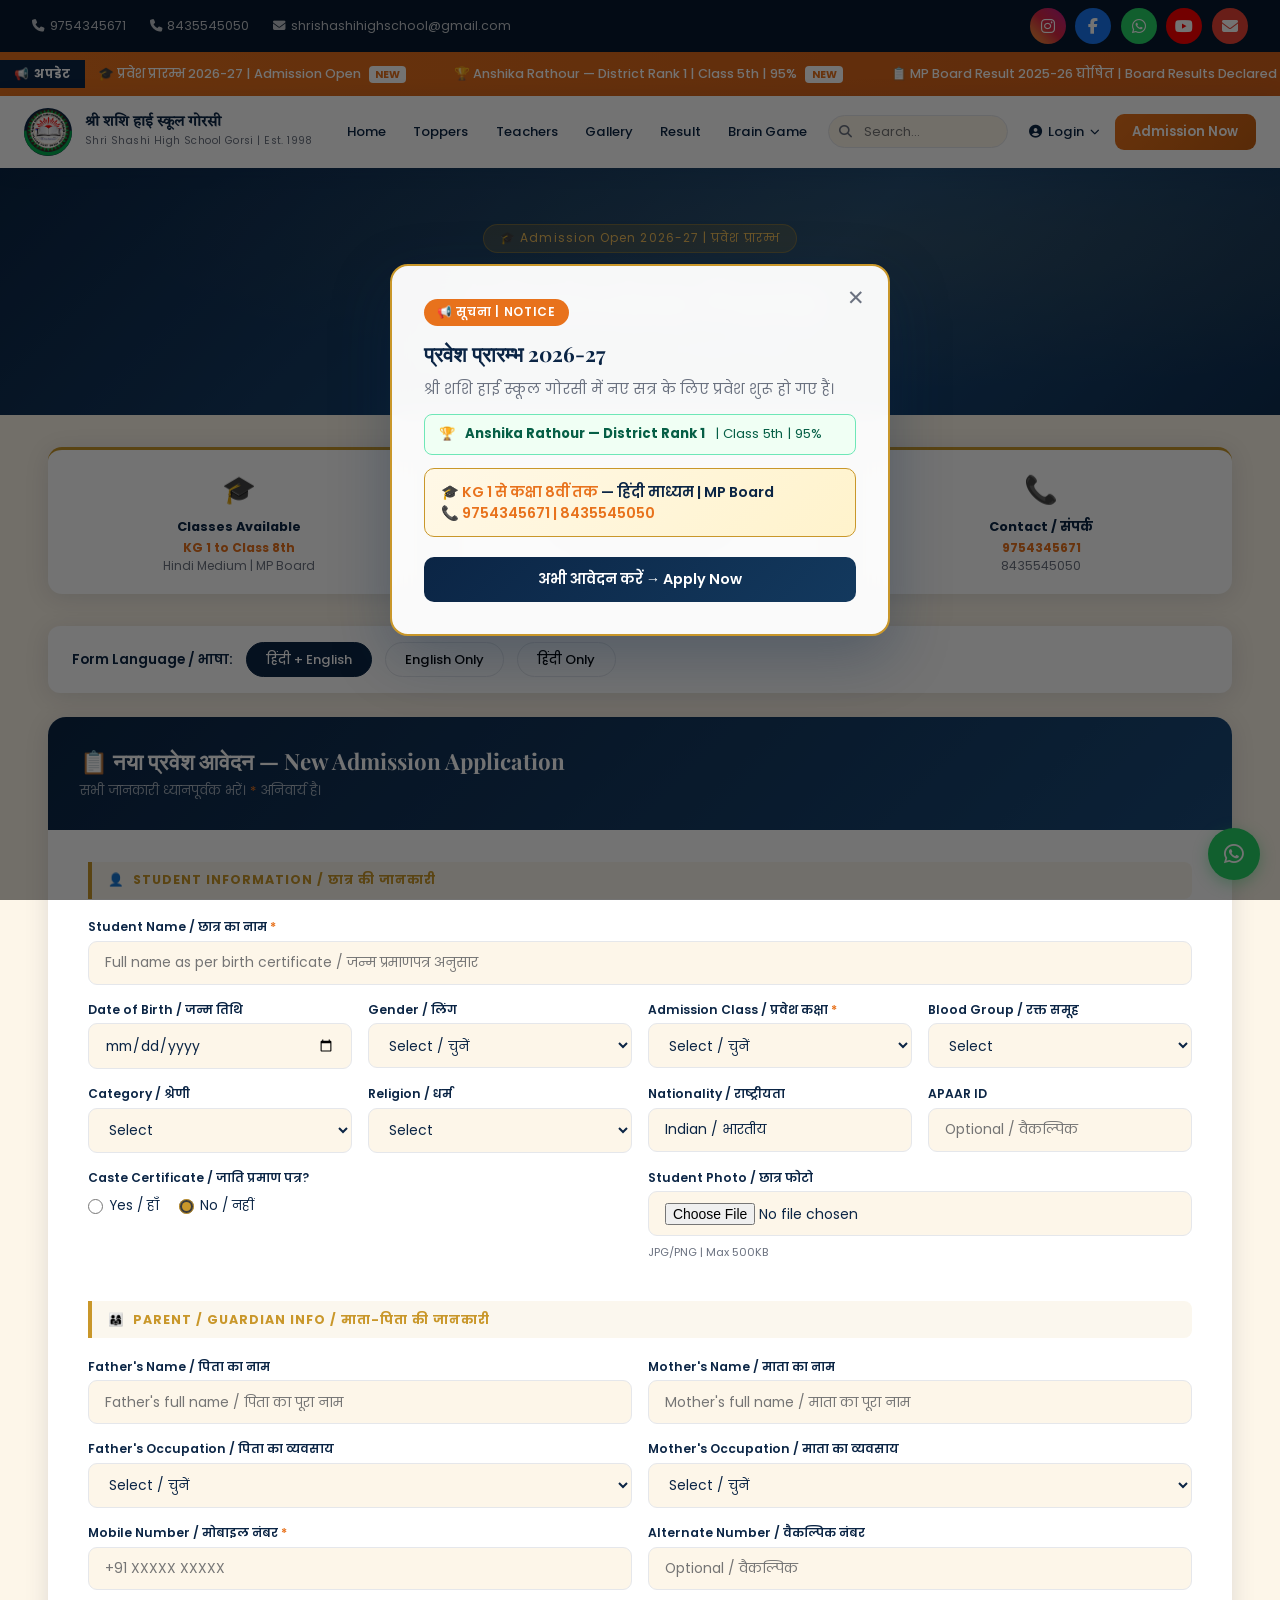
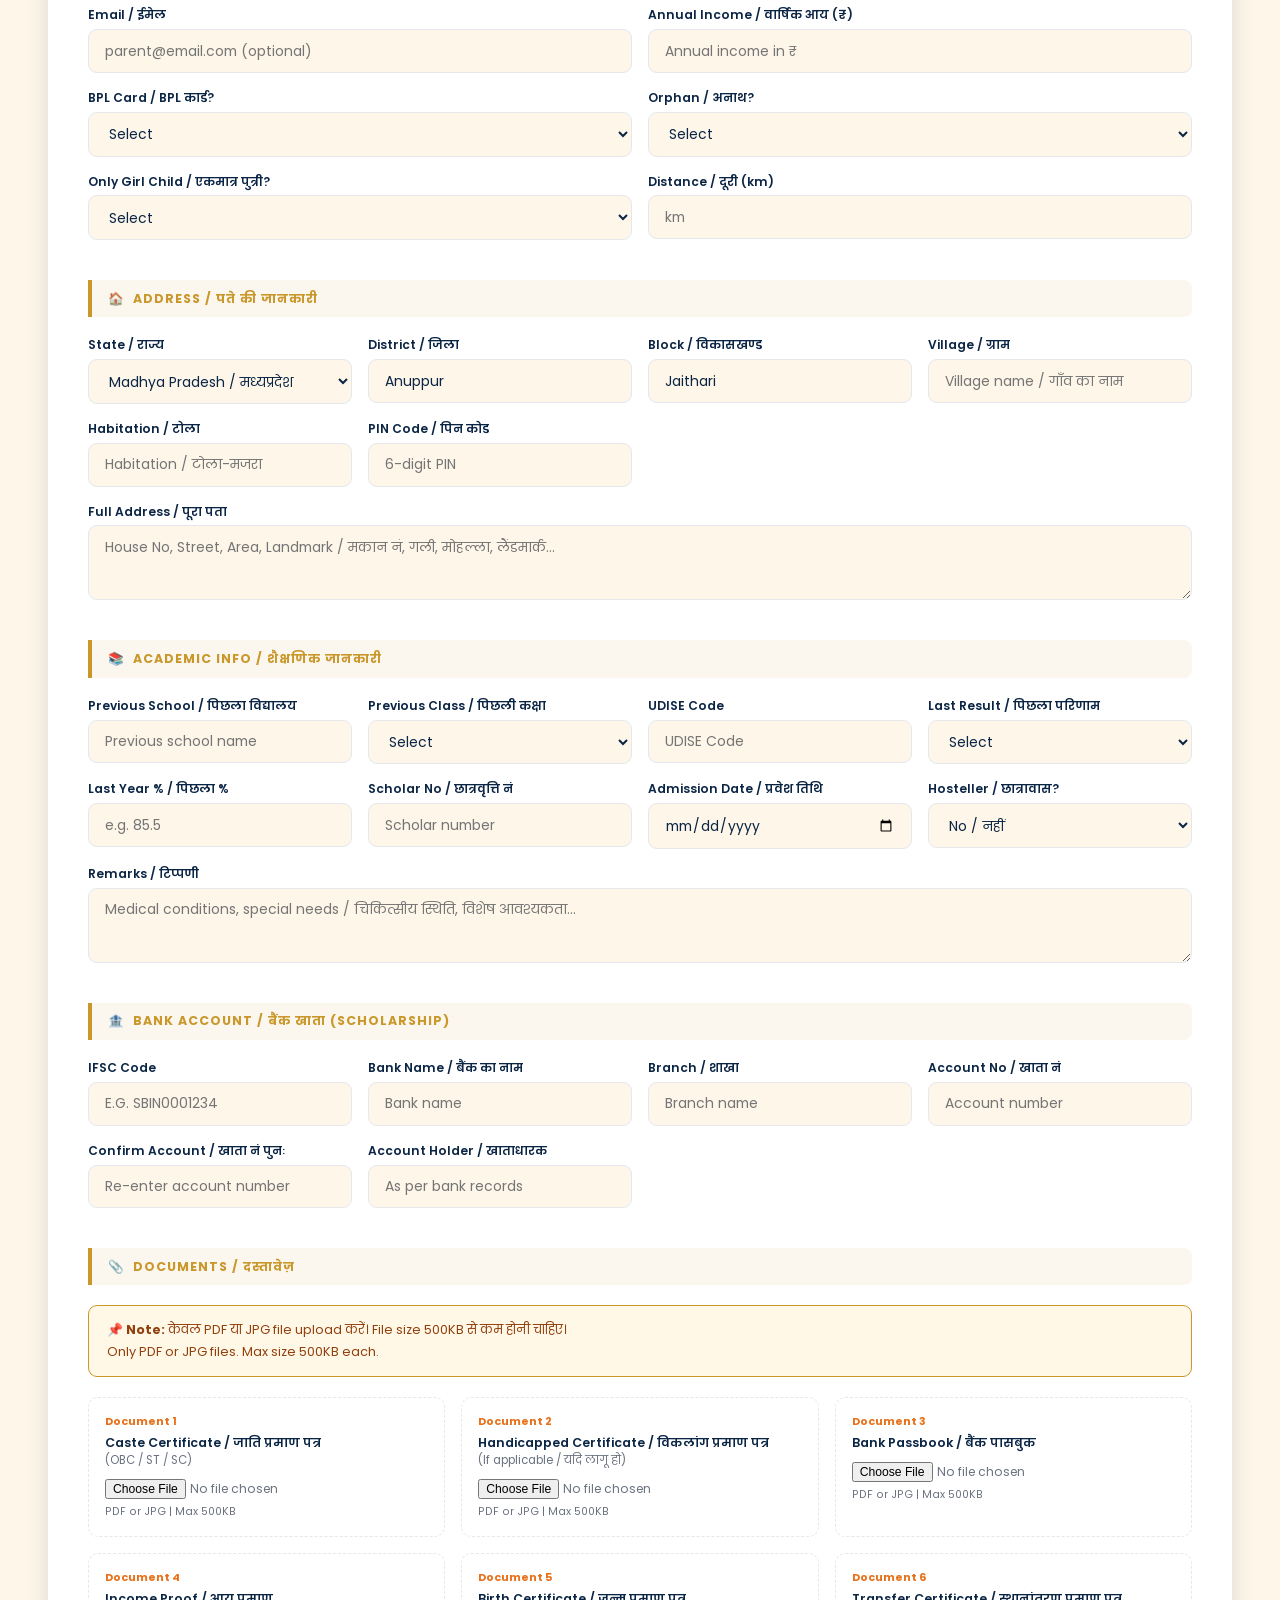
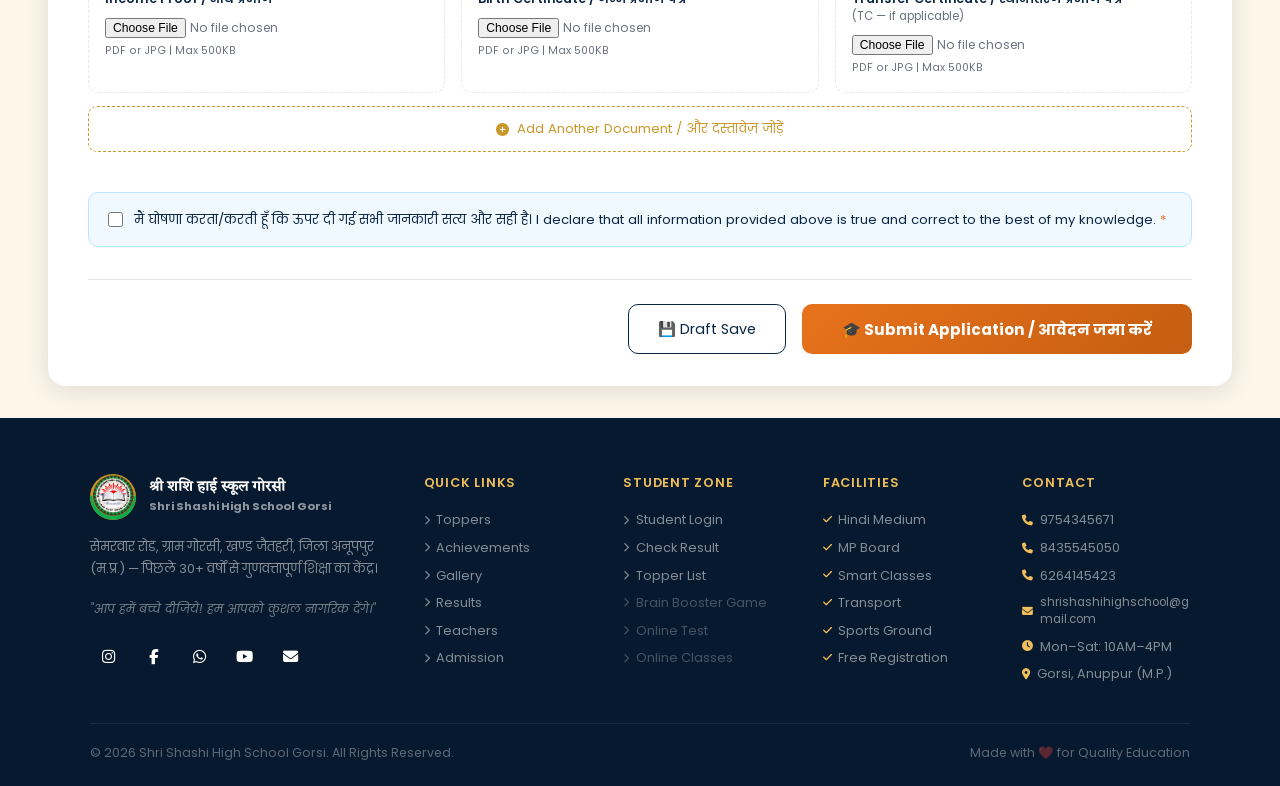
<file: shri shashi org/frontend/admission.html>
<!DOCTYPE html>
<html lang="hi">
<head>
  <meta charset="UTF-8"/><meta name="viewport" content="width=device-width,initial-scale=1.0"/>
  <title>Admission | श्री शशि हाई स्कूल गोरसी</title>
  <link rel="stylesheet" href="shared.css"/>
  <link rel="stylesheet" href="https://cdnjs.cloudflare.com/ajax/libs/font-awesome/6.5.0/css/all.min.css"/>
  <style>
    .main{max-width:100%;margin:0;padding:2rem 3rem;}
    .lang-toggle{display:flex;align-items:center;gap:.8rem;margin-bottom:1.5rem;background:#fff;border-radius:12px;padding:1rem 1.5rem;box-shadow:var(--shadow);}
    .lang-toggle span{font-size:.85rem;font-weight:600;color:var(--navy);}
    .lang-btn{padding:.4rem 1.2rem;border-radius:20px;border:1.5px solid #E5E7EB;background:#fff;font-size:.82rem;cursor:pointer;font-family:'Poppins',sans-serif;font-weight:500;transition:var(--transition);}
    .lang-btn.active{background:var(--navy);color:#fff;border-color:var(--navy);}
    .info-row{display:grid;grid-template-columns:repeat(3,1fr);gap:1.2rem;margin-bottom:2rem;}
    .info-card{background:#fff;border-radius:var(--radius);padding:1.2rem;box-shadow:var(--shadow);text-align:center;border-top:3px solid var(--gold);}
    .ic-icon{font-size:1.7rem;margin-bottom:.4rem;}
    .ic-title{font-size:.8rem;font-weight:700;color:var(--navy);margin-bottom:.2rem;}
    .ic-val{font-size:.76rem;color:var(--gray);line-height:1.5;}
    .ic-val b{color:var(--saffron);}
    /* FORM */
    .form-wrap{background:#fff;border-radius:18px;box-shadow:var(--shadow);overflow:hidden;}
    .form-top{background:linear-gradient(135deg,var(--navy),#1a4a7a);padding:1.8rem 2rem;}
    .form-top h2{color:#fff;font-family:'Playfair Display',serif;font-size:1.4rem;}
    .form-top p{color:rgba(255,255,255,0.6);font-size:.82rem;margin-top:.3rem;}
    .form-body{padding:2rem 2.5rem;}
    /* SECTION */
    .fsec{margin-bottom:2.5rem;}
    .fsec-title{font-size:.78rem;font-weight:700;color:var(--gold);letter-spacing:.08em;text-transform:uppercase;padding:.6rem 1rem;background:rgba(201,151,42,0.08);border-left:4px solid var(--gold);border-radius:0 8px 8px 0;margin-bottom:1.2rem;display:flex;align-items:center;gap:.5rem;}
    /* GRID */
    .fg2{display:grid;grid-template-columns:1fr 1fr;gap:1rem;}
    .fg3{display:grid;grid-template-columns:1fr 1fr 1fr;gap:1rem;}
    .fg4{display:grid;grid-template-columns:1fr 1fr 1fr 1fr;gap:1rem;}
    .fg1{display:grid;grid-template-columns:1fr;gap:1rem;}
    .fg-item{display:flex;flex-direction:column;gap:.3rem;}
    .fg-item.full{grid-column:1/-1;}
    .flabel{font-size:.76rem;font-weight:600;color:var(--navy);}
    .flabel .hi{color:var(--gray);font-weight:400;font-size:.72rem;}
    .req{color:var(--saffron);}
    .finput,.fselect,.ftextarea{border:1.5px solid #E5E7EB;border-radius:9px;padding:.65rem 1rem;font-size:.87rem;font-family:'Poppins',sans-serif;color:var(--navy);background:var(--cream);transition:var(--transition);width:100%;}
    .finput:focus,.fselect:focus,.ftextarea:focus{outline:none;border-color:var(--gold);background:#fff;box-shadow:0 0 0 3px rgba(201,151,42,0.1);}
    .finput.err{border-color:var(--red);background:#FFF5F5;}
    .ftextarea{resize:vertical;min-height:75px;}
    .fhint{font-size:.69rem;color:var(--gray);margin-top:.2rem;}
    .ferr{color:var(--red);font-size:.71rem;margin-top:.2rem;display:none;}
    .radio-grp{display:flex;gap:1.2rem;flex-wrap:wrap;padding:.3rem 0;}
    .radio-item{display:flex;align-items:center;gap:.4rem;cursor:pointer;font-size:.84rem;}
    .radio-item input{accent-color:var(--gold);width:15px;height:15px;}
    /* FILE UPLOAD */
    .file-grid{display:grid;grid-template-columns:1fr 1fr 1fr;gap:1rem;}
    .file-item{border:1.5px dashed #E5E7EB;border-radius:10px;padding:1rem;transition:var(--transition);}
    .file-item:hover{border-color:var(--gold);background:rgba(201,151,42,0.03);}
    .file-num{font-size:.68rem;font-weight:700;color:var(--saffron);margin-bottom:.25rem;}
    .file-lbl{font-size:.78rem;font-weight:600;color:var(--navy);margin-bottom:.4rem;}
    .file-lbl .hi{display:block;font-weight:400;color:var(--gray);font-size:.72rem;}
    .file-input{width:100%;font-size:.76rem;font-family:'Poppins',sans-serif;color:var(--gray);cursor:pointer;}
    .file-hint{font-size:.67rem;color:var(--gray);margin-top:.25rem;}
    .btn-add-doc{background:none;border:1.5px dashed var(--gold);border-radius:9px;padding:.75rem;width:100%;font-size:.82rem;color:var(--gold);cursor:pointer;font-family:'Poppins',sans-serif;transition:var(--transition);display:flex;align-items:center;justify-content:center;gap:.5rem;margin-top:.8rem;}
    .btn-add-doc:hover{background:rgba(201,151,42,0.07);}
    /* DECLARATION */
    .decl-box{background:#F0F9FF;border:1.5px solid #BAE6FD;border-radius:10px;padding:1rem 1.2rem;margin:1.5rem 0;}
    .decl-label{display:flex;align-items:flex-start;gap:.7rem;cursor:pointer;font-size:.82rem;color:var(--navy);line-height:1.6;}
    .decl-label input{margin-top:.15rem;accent-color:var(--navy);width:15px;height:15px;flex-shrink:0;}
    /* NOTE */
    .note-box{background:#FFF8E7;border:1px solid var(--gold);border-radius:9px;padding:.85rem 1.1rem;font-size:.8rem;color:#92400E;line-height:1.7;margin-bottom:1.2rem;}
    /* SUBMIT */
    .submit-row{display:flex;gap:1rem;justify-content:flex-end;flex-wrap:wrap;margin-top:2rem;padding-top:1.5rem;border-top:1.5px solid #E5E7EB;}
    .btn-draft{background:none;border:1.5px solid var(--navy);color:var(--navy);padding:.75rem 1.8rem;border-radius:10px;font-size:.9rem;cursor:pointer;font-family:'Poppins',sans-serif;transition:var(--transition);}
    .btn-draft:hover{background:var(--navy);color:#fff;}
    .btn-submit{background:linear-gradient(135deg,var(--saffron),#c45e10);color:#fff;border:none;padding:.85rem 2.5rem;border-radius:10px;font-size:.95rem;font-weight:700;cursor:pointer;font-family:'Poppins',sans-serif;transition:var(--transition);}
    .btn-submit:hover{transform:translateY(-2px);box-shadow:0 8px 20px rgba(232,114,28,0.35);}
    /* SUCCESS */
    .success-wrap{display:none;text-align:center;padding:3rem 2rem;}
    .success-wrap.show{display:block;}
    .suc-icon{font-size:4rem;margin-bottom:1rem;}
    .suc-wrap h2{font-family:'Playfair Display',serif;font-size:1.8rem;color:var(--navy);margin-bottom:.8rem;}
    .suc-wrap p{color:var(--gray);font-size:.9rem;line-height:1.7;max-width:480px;margin:0 auto .5rem;}
    .app-id-box{background:linear-gradient(135deg,#FFFBEB,#FFF3CC);border:2px solid var(--gold);border-radius:12px;padding:1rem 1.5rem;display:inline-block;margin:1rem 0;font-size:1.1rem;font-weight:700;color:var(--navy);}
    .suc-btns{display:flex;gap:1rem;justify-content:center;margin-top:1.5rem;flex-wrap:wrap;}

    @media(max-width:900px){.main{padding:1.5rem;}.fg3,.fg4{grid-template-columns:1fr 1fr;}.file-grid{grid-template-columns:1fr 1fr;}}
    @media(max-width:600px){.main{padding:1rem;}.fg2,.fg3,.fg4{grid-template-columns:1fr;}.info-row{grid-template-columns:1fr;}.file-grid{grid-template-columns:1fr;}}
  </style>
</head>
<body data-page="admission">
<div class="page-header">
  <span class="page-header-badge">🎓 Admission Open 2026-27 | प्रवेश प्रारम्भ</span>
  <h1>Admission Form</h1>
  <p>KG 1 से कक्षा 8वीं तक — हिंदी माध्यम | MP Board | निःशुल्क पंजीकरण</p>
</div>

<div class="main">
  <!-- INFO CARDS -->
  <div class="info-row">
    <div class="info-card"><div class="ic-icon">🎓</div><div class="ic-title">Classes Available</div><div class="ic-val"><b>KG 1 to Class 8th</b><br/>Hindi Medium | MP Board</div></div>
    <div class="info-card"><div class="ic-icon">✅</div><div class="ic-title">Registration / पंजीकरण</div><div class="ic-val"><b>निःशुल्क (Free)</b><br/>No registration fee</div></div>
    <div class="info-card"><div class="ic-icon">📞</div><div class="ic-title">Contact / संपर्क</div><div class="ic-val"><b>9754345671</b><br/>8435545050</div></div>
  </div>

  <!-- LANG TOGGLE -->
  <div class="lang-toggle">
    <span>Form Language / भाषा:</span>
    <button class="lang-btn active" id="btnHiEn" onclick="setLang('hien')">हिंदी + English</button>
    <button class="lang-btn" id="btnEn" onclick="setLang('en')">English Only</button>
    <button class="lang-btn" id="btnHi" onclick="setLang('hi')">हिंदी Only</button>
  </div>

  <!-- FORM -->
  <div class="form-wrap">
    <div class="form-top">
      <h2>📋 नया प्रवेश आवेदन — New Admission Application</h2>
      <p>सभी जानकारी ध्यानपूर्वक भरें। <span style="color:var(--saffron)">*</span> अनिवार्य है।</p>
    </div>
    <div class="form-body">

      <!-- SUCCESS -->
      <div class="success-wrap" id="successWrap">
        <div class="suc-icon">🎉</div>
        <h2>Application Submitted! / आवेदन सफल!</h2>
        <p>आपका आवेदन सफलतापूर्वक प्राप्त हो गया है। Your application has been received.</p>
        <div class="app-id-box" id="appIdBox">APP-2026-XXXX</div>
        <p>हम आपसे <strong id="contactShow"></strong> पर संपर्क करेंगे।</p>
        <div class="suc-btns">
          <button onclick="location.href='index.html'" style="background:var(--navy);color:#fff;border:none;padding:.75rem 1.8rem;border-radius:10px;cursor:pointer;font-family:'Poppins',sans-serif;font-weight:600">🏠 Home</button>
          <button onclick="resetForm()" style="background:none;border:1.5px solid var(--gold);color:var(--gold);padding:.75rem 1.8rem;border-radius:10px;cursor:pointer;font-family:'Poppins',sans-serif;font-weight:600">+ New Application</button>
        </div>
      </div>

      <div id="formInner">

        <!-- ── SECTION 1: STUDENT ── -->
        <div class="fsec">
          <div class="fsec-title">👤 <span class="lbl" data-en="Student Information" data-hi="छात्र की जानकारी" data-hien="Student Information / छात्र की जानकारी">Student Information / छात्र की जानकारी</span></div>
          <div class="fg2" style="margin-bottom:1rem">
            <div class="fg-item full">
              <label class="flabel"><span class="lbl" data-en="Student Name (English)" data-hi="छात्र का नाम (हिंदी)" data-hien="Student Name (English) / छात्र का नाम">Student Name / छात्र का नाम</span> <span class="req">*</span></label>
              <input class="finput" id="stuName" type="text" placeholder="Full name as per birth certificate / जन्म प्रमाणपत्र अनुसार"/>
              <div class="ferr" id="err-stuName">⚠ Name required / नाम अनिवार्य है</div>
            </div>
          </div>
          <div class="fg4">
            <div class="fg-item">
              <label class="flabel"><span class="lbl" data-en="Date of Birth" data-hi="जन्म तिथि" data-hien="Date of Birth / जन्म तिथि">Date of Birth / जन्म तिथि</span></label>
              <input class="finput" id="dob" type="date"/>
            </div>
            <div class="fg-item">
              <label class="flabel"><span class="lbl" data-en="Gender" data-hi="लिंग" data-hien="Gender / लिंग">Gender / लिंग</span></label>
              <select class="fselect" id="gender">
                <option value="">Select / चुनें</option>
                <option>Male / पुरुष</option>
                <option>Female / महिला</option>
                <option>Other / अन्य</option>
              </select>
            </div>
            <div class="fg-item">
              <label class="flabel"><span class="lbl" data-en="Admission in Class" data-hi="प्रवेश कक्षा" data-hien="Admission Class / प्रवेश कक्षा">Admission Class / प्रवेश कक्षा</span> <span class="req">*</span></label>
              <select class="fselect" id="admClass">
                <option value="">Select / चुनें</option>
                <option>KG 1</option><option>KG 2</option>
                <option>Class 1 / कक्षा 1</option><option>Class 2 / कक्षा 2</option>
                <option>Class 3 / कक्षा 3</option><option>Class 4 / कक्षा 4</option>
                <option>Class 5 / कक्षा 5</option><option>Class 6 / कक्षा 6</option>
                <option>Class 7 / कक्षा 7</option><option>Class 8 / कक्षा 8</option>
              </select>
            </div>
            <div class="fg-item">
              <label class="flabel"><span class="lbl" data-en="Blood Group" data-hi="रक्त समूह" data-hien="Blood Group / रक्त समूह">Blood Group / रक्त समूह</span></label>
              <select class="fselect" id="blood">
                <option value="">Select</option>
                <option>A+</option><option>A-</option><option>B+</option><option>B-</option>
                <option>O+</option><option>O-</option><option>AB+</option><option>AB-</option>
              </select>
            </div>
            <div class="fg-item">
              <label class="flabel"><span class="lbl" data-en="Category" data-hi="श्रेणी" data-hien="Category / श्रेणी">Category / श्रेणी</span></label>
              <select class="fselect" id="cat">
                <option value="">Select</option>
                <option>General / सामान्य</option><option>OBC</option>
                <option>SC / अनुसूचित जाति</option><option>ST / अनुसूचित जनजाति</option><option>EWS</option>
              </select>
            </div>
            <div class="fg-item">
              <label class="flabel"><span class="lbl" data-en="Religion" data-hi="धर्म" data-hien="Religion / धर्म">Religion / धर्म</span></label>
              <select class="fselect" id="rel">
                <option value="">Select</option>
                <option>Hindu / हिन्दू</option><option>Muslim / मुस्लिम</option>
                <option>Christian / ईसाई</option><option>Sikh / सिख</option>
                <option>Jain / जैन</option><option>Other / अन्य</option>
              </select>
            </div>
            <div class="fg-item">
              <label class="flabel"><span class="lbl" data-en="Nationality" data-hi="राष्ट्रीयता" data-hien="Nationality / राष्ट्रीयता">Nationality / राष्ट्रीयता</span></label>
              <input class="finput" id="nat" type="text" value="Indian / भारतीय"/>
            </div>
            <div class="fg-item">
              <label class="flabel"><span class="lbl" data-en="APAAR ID" data-hi="APAAR आईडी" data-hien="APAAR ID">APAAR ID</span></label>
              <input class="finput" id="apaar" type="text" placeholder="Optional / वैकल्पिक"/>
            </div>
          </div>
          <div class="fg2" style="margin-top:1rem">
            <div class="fg-item">
              <label class="flabel"><span class="lbl" data-en="Caste Certificate Available?" data-hi="जाति प्रमाण पत्र उपलब्ध?" data-hien="Caste Certificate / जाति प्रमाण पत्र?">Caste Certificate / जाति प्रमाण पत्र?</span></label>
              <div class="radio-grp">
                <label class="radio-item"><input type="radio" name="casteCert" value="yes"/> Yes / हाँ</label>
                <label class="radio-item"><input type="radio" name="casteCert" value="no" checked/> No / नहीं</label>
              </div>
            </div>
            <div class="fg-item">
              <label class="flabel"><span class="lbl" data-en="Student Photo" data-hi="छात्र फोटो" data-hien="Student Photo / छात्र फोटो">Student Photo / छात्र फोटो</span></label>
              <input class="finput" type="file" accept="image/jpg,image/jpeg,image/png"/>
              <div class="fhint">JPG/PNG | Max 500KB</div>
            </div>
          </div>
        </div>

        <!-- ── SECTION 2: PARENT ── -->
        <div class="fsec">
          <div class="fsec-title">👨‍👩‍👧 <span class="lbl" data-en="Parent / Guardian Information" data-hi="माता-पिता / अभिभावक की जानकारी" data-hien="Parent / Guardian Info / माता-पिता की जानकारी">Parent / Guardian Info / माता-पिता की जानकारी</span></div>
          <div class="fg2">
            <div class="fg-item">
              <label class="flabel"><span class="lbl" data-en="Father's Name" data-hi="पिता का नाम" data-hien="Father's Name / पिता का नाम">Father's Name / पिता का नाम</span></label>
              <input class="finput" id="fatherName" type="text" placeholder="Father's full name / पिता का पूरा नाम"/>
            </div>
            <div class="fg-item">
              <label class="flabel"><span class="lbl" data-en="Mother's Name" data-hi="माता का नाम" data-hien="Mother's Name / माता का नाम">Mother's Name / माता का नाम</span></label>
              <input class="finput" id="motherName" type="text" placeholder="Mother's full name / माता का पूरा नाम"/>
            </div>
            <div class="fg-item">
              <label class="flabel"><span class="lbl" data-en="Father's Occupation" data-hi="पिता का व्यवसाय" data-hien="Father's Occupation / पिता का व्यवसाय">Father's Occupation / पिता का व्यवसाय</span></label>
              <select class="fselect" id="fOcc">
                <option value="">Select / चुनें</option>
                <option>Farmer / किसान</option><option>Government Employee / सरकारी कर्मचारी</option>
                <option>Private Job / निजी नौकरी</option><option>Business / व्यापार</option>
                <option>Labour / मजदूर</option><option>Other / अन्य</option>
              </select>
            </div>
            <div class="fg-item">
              <label class="flabel"><span class="lbl" data-en="Mother's Occupation" data-hi="माता का व्यवसाय" data-hien="Mother's Occupation / माता का व्यवसाय">Mother's Occupation / माता का व्यवसाय</span></label>
              <select class="fselect" id="mOcc">
                <option value="">Select / चुनें</option>
                <option>Housewife / गृहिणी</option><option>Government Employee / सरकारी कर्मचारी</option>
                <option>Private Job / निजी नौकरी</option><option>Other / अन्य</option>
              </select>
            </div>
            <div class="fg-item">
              <label class="flabel"><span class="lbl" data-en="Mobile Number" data-hi="मोबाइल नंबर" data-hien="Mobile Number / मोबाइल नंबर">Mobile Number / मोबाइल नंबर</span> <span class="req">*</span></label>
              <input class="finput" id="mobile" type="tel" placeholder="+91 XXXXX XXXXX"/>
              <div class="ferr" id="err-mobile">⚠ Valid mobile required / मोबाइल नंबर अनिवार्य</div>
            </div>
            <div class="fg-item">
              <label class="flabel"><span class="lbl" data-en="Alternate Number" data-hi="वैकल्पिक नंबर" data-hien="Alternate Number / वैकल्पिक नंबर">Alternate Number / वैकल्पिक नंबर</span></label>
              <input class="finput" id="altMob" type="tel" placeholder="Optional / वैकल्पिक"/>
            </div>
            <div class="fg-item">
              <label class="flabel"><span class="lbl" data-en="Email Address" data-hi="ईमेल पता" data-hien="Email / ईमेल">Email / ईमेल</span></label>
              <input class="finput" id="email" type="email" placeholder="parent@email.com (optional)"/>
            </div>
            <div class="fg-item">
              <label class="flabel"><span class="lbl" data-en="Annual Family Income" data-hi="वार्षिक पारिवारिक आय" data-hien="Annual Income / वार्षिक आय">Annual Income / वार्षिक आय (₹)</span></label>
              <input class="finput" id="income" type="number" placeholder="Annual income in ₹"/>
            </div>
            <div class="fg-item">
              <label class="flabel"><span class="lbl" data-en="BPL Card Holder?" data-hi="BPL कार्ड धारक?" data-hien="BPL Card / BPL कार्ड?">BPL Card / BPL कार्ड?</span></label>
              <select class="fselect" id="bpl"><option value="">Select</option><option>Yes / हाँ</option><option>No / नहीं</option></select>
            </div>
            <div class="fg-item">
              <label class="flabel"><span class="lbl" data-en="Is Student Orphan?" data-hi="क्या छात्र अनाथ है?" data-hien="Orphan / अनाथ?">Orphan / अनाथ?</span></label>
              <select class="fselect" id="orphan"><option value="">Select</option><option>Yes / हाँ</option><option>No / नहीं</option></select>
            </div>
            <div class="fg-item">
              <label class="flabel"><span class="lbl" data-en="Only Girl Child?" data-hi="एकमात्र पुत्री?" data-hien="Only Girl Child / एकमात्र पुत्री?">Only Girl Child / एकमात्र पुत्री?</span></label>
              <select class="fselect" id="girlChild"><option value="">Select</option><option>Yes / हाँ</option><option>No / नहीं</option></select>
            </div>
            <div class="fg-item">
              <label class="flabel"><span class="lbl" data-en="Distance to School (km)" data-hi="घर से स्कूल दूरी (km)" data-hien="Distance / दूरी (km)">Distance / दूरी (km)</span></label>
              <input class="finput" id="dist" type="number" placeholder="km"/>
            </div>
          </div>
        </div>

        <!-- ── SECTION 3: ADDRESS ── -->
        <div class="fsec">
          <div class="fsec-title">🏠 <span class="lbl" data-en="Address Information" data-hi="पते की जानकारी" data-hien="Address / पते की जानकारी">Address / पते की जानकारी</span></div>
          <div class="fg4">
            <div class="fg-item">
              <label class="flabel"><span class="lbl" data-en="State" data-hi="राज्य" data-hien="State / राज्य">State / राज्य</span></label>
              <select class="fselect" id="state">
                <option selected>Madhya Pradesh / मध्यप्रदेश</option>
                <option>Uttar Pradesh</option><option>Chhattisgarh</option><option>Other</option>
              </select>
            </div>
            <div class="fg-item">
              <label class="flabel"><span class="lbl" data-en="District" data-hi="जिला" data-hien="District / जिला">District / जिला</span></label>
              <input class="finput" id="district" type="text" value="Anuppur" placeholder="District name"/>
            </div>
            <div class="fg-item">
              <label class="flabel"><span class="lbl" data-en="Block" data-hi="विकासखण्ड" data-hien="Block / विकासखण्ड">Block / विकासखण्ड</span></label>
              <input class="finput" id="block" type="text" value="Jaithari" placeholder="Block name"/>
            </div>
            <div class="fg-item">
              <label class="flabel"><span class="lbl" data-en="Village" data-hi="ग्राम" data-hien="Village / ग्राम">Village / ग्राम</span></label>
              <input class="finput" id="village" type="text" placeholder="Village name / गाँव का नाम"/>
            </div>
            <div class="fg-item">
              <label class="flabel"><span class="lbl" data-en="Habitation" data-hi="टोला-मजरा" data-hien="Habitation / टोला">Habitation / टोला</span></label>
              <input class="finput" id="hab" type="text" placeholder="Habitation / टोला-मजरा"/>
            </div>
            <div class="fg-item">
              <label class="flabel"><span class="lbl" data-en="PIN Code" data-hi="पिन कोड" data-hien="PIN Code / पिन कोड">PIN Code / पिन कोड</span></label>
              <input class="finput" id="pin" type="text" placeholder="6-digit PIN" maxlength="6"/>
            </div>
          </div>
          <div class="fg1" style="margin-top:1rem">
            <div class="fg-item">
              <label class="flabel"><span class="lbl" data-en="Full Address" data-hi="पूरा पता" data-hien="Full Address / पूरा पता">Full Address / पूरा पता</span></label>
              <textarea class="ftextarea" id="addr" placeholder="House No, Street, Area, Landmark / मकान नं, गली, मोहल्ला, लैंडमार्क..."></textarea>
            </div>
          </div>
        </div>

        <!-- ── SECTION 4: ACADEMIC ── -->
        <div class="fsec">
          <div class="fsec-title">📚 <span class="lbl" data-en="Academic Information" data-hi="शैक्षणिक जानकारी" data-hien="Academic Info / शैक्षणिक जानकारी">Academic Info / शैक्षणिक जानकारी</span></div>
          <div class="fg4">
            <div class="fg-item">
              <label class="flabel"><span class="lbl" data-en="Previous School" data-hi="पिछला विद्यालय" data-hien="Previous School / पिछला विद्यालय">Previous School / पिछला विद्यालय</span></label>
              <input class="finput" id="prevSchool" type="text" placeholder="Previous school name"/>
            </div>
            <div class="fg-item">
              <label class="flabel"><span class="lbl" data-en="Previous Class" data-hi="पिछली कक्षा" data-hien="Previous Class / पिछली कक्षा">Previous Class / पिछली कक्षा</span></label>
              <select class="fselect" id="prevCls">
                <option value="">Select</option>
                <option>KG</option><option>1</option><option>2</option><option>3</option>
                <option>4</option><option>5</option><option>6</option><option>7</option>
              </select>
            </div>
            <div class="fg-item">
              <label class="flabel"><span class="lbl" data-en="UDISE Code" data-hi="UDISE कोड" data-hien="UDISE Code">UDISE Code</span></label>
              <input class="finput" id="udise" type="text" placeholder="UDISE Code"/>
            </div>
            <div class="fg-item">
              <label class="flabel"><span class="lbl" data-en="Last Year Result" data-hi="पिछले वर्ष का परिणाम" data-hien="Last Result / पिछला परिणाम">Last Result / पिछला परिणाम</span></label>
              <select class="fselect" id="prevRes">
                <option value="">Select</option>
                <option>Pass / उत्तीर्ण</option><option>Fail / अनुत्तीर्ण</option><option>Promoted</option>
              </select>
            </div>
            <div class="fg-item">
              <label class="flabel"><span class="lbl" data-en="Last Year %" data-hi="पिछले वर्ष %" data-hien="Last Year % / पिछला %">Last Year % / पिछला %</span></label>
              <input class="finput" id="prevPct" type="number" placeholder="e.g. 85.5" min="0" max="100" step="0.01"/>
            </div>
            <div class="fg-item">
              <label class="flabel"><span class="lbl" data-en="Scholar Number" data-hi="छात्रवृत्ति नंबर" data-hien="Scholar No / छात्रवृत्ति नं">Scholar No / छात्रवृत्ति नं</span></label>
              <input class="finput" id="scholar" type="text" placeholder="Scholar number"/>
            </div>
            <div class="fg-item">
              <label class="flabel"><span class="lbl" data-en="Date of Admission" data-hi="प्रवेश तिथि" data-hien="Admission Date / प्रवेश तिथि">Admission Date / प्रवेश तिथि</span></label>
              <input class="finput" id="admDate" type="date"/>
            </div>
            <div class="fg-item">
              <label class="flabel"><span class="lbl" data-en="Hosteller?" data-hi="छात्रावास?" data-hien="Hosteller / छात्रावास?">Hosteller / छात्रावास?</span></label>
              <select class="fselect" id="host"><option>No / नहीं</option><option>Yes / हाँ</option></select>
            </div>
          </div>
          <div class="fg1" style="margin-top:1rem">
            <div class="fg-item">
              <label class="flabel"><span class="lbl" data-en="Special Requirements / Remarks" data-hi="विशेष आवश्यकता / टिप्पणी" data-hien="Remarks / टिप्पणी">Remarks / टिप्पणी</span></label>
              <textarea class="ftextarea" id="remarks" placeholder="Medical conditions, special needs / चिकित्सीय स्थिति, विशेष आवश्यकता..."></textarea>
            </div>
          </div>
        </div>

        <!-- ── SECTION 5: BANK ── -->
        <div class="fsec">
          <div class="fsec-title">🏦 <span class="lbl" data-en="Bank Account (For Scholarship)" data-hi="बैंक खाता (छात्रवृत्ति हेतु)" data-hien="Bank Account / बैंक खाता (Scholarship)">Bank Account / बैंक खाता (Scholarship)</span></div>
          <div class="fg4">
            <div class="fg-item">
              <label class="flabel"><span class="lbl" data-en="IFSC Code" data-hi="IFSC कोड" data-hien="IFSC Code">IFSC Code</span></label>
              <input class="finput" id="ifsc" type="text" placeholder="e.g. SBIN0001234" style="text-transform:uppercase"/>
            </div>
            <div class="fg-item">
              <label class="flabel"><span class="lbl" data-en="Bank Name" data-hi="बैंक का नाम" data-hien="Bank Name / बैंक का नाम">Bank Name / बैंक का नाम</span></label>
              <input class="finput" id="bank" type="text" placeholder="Bank name"/>
            </div>
            <div class="fg-item">
              <label class="flabel"><span class="lbl" data-en="Branch Name" data-hi="शाखा का नाम" data-hien="Branch / शाखा">Branch / शाखा</span></label>
              <input class="finput" id="branch" type="text" placeholder="Branch name"/>
            </div>
            <div class="fg-item">
              <label class="flabel"><span class="lbl" data-en="Account Number" data-hi="खाता नंबर" data-hien="Account No / खाता नं">Account No / खाता नं</span></label>
              <input class="finput" id="accNo" type="text" placeholder="Account number"/>
            </div>
            <div class="fg-item">
              <label class="flabel"><span class="lbl" data-en="Confirm Account No" data-hi="खाता नंबर पुनः" data-hien="Confirm Account / खाता नं पुनः">Confirm Account / खाता नं पुनः</span></label>
              <input class="finput" id="accNo2" type="text" placeholder="Re-enter account number"/>
            </div>
            <div class="fg-item">
              <label class="flabel"><span class="lbl" data-en="Account Holder Name" data-hi="खाताधारक का नाम" data-hien="Account Holder / खाताधारक">Account Holder / खाताधारक</span></label>
              <input class="finput" id="accName" type="text" placeholder="As per bank records"/>
            </div>
          </div>
        </div>

        <!-- ── SECTION 6: DOCUMENTS ── -->
        <div class="fsec">
          <div class="fsec-title">📎 <span class="lbl" data-en="Document Upload" data-hi="दस्तावेज़ अपलोड" data-hien="Documents / दस्तावेज़">Documents / दस्तावेज़</span></div>
          <div class="note-box">
            📌 <strong>Note:</strong> केवल PDF या JPG file upload करें। File size 500KB से कम होनी चाहिए।<br/>
            Only PDF or JPG files. Max size 500KB each.
          </div>
          <div class="file-grid" id="fileGrid">
            <div class="file-item">
              <div class="file-num">Document 1</div>
              <div class="file-lbl">Caste Certificate / जाति प्रमाण पत्र<span class="hi">(OBC / ST / SC)</span></div>
              <input class="file-input" type="file" accept=".pdf,.jpg,.jpeg"/>
              <div class="file-hint">PDF or JPG | Max 500KB</div>
            </div>
            <div class="file-item">
              <div class="file-num">Document 2</div>
              <div class="file-lbl">Handicapped Certificate / विकलांग प्रमाण पत्र<span class="hi">(If applicable / यदि लागू हो)</span></div>
              <input class="file-input" type="file" accept=".pdf,.jpg,.jpeg"/>
              <div class="file-hint">PDF or JPG | Max 500KB</div>
            </div>
            <div class="file-item">
              <div class="file-num">Document 3</div>
              <div class="file-lbl">Bank Passbook / बैंक पासबुक</div>
              <input class="file-input" type="file" accept=".pdf,.jpg,.jpeg"/>
              <div class="file-hint">PDF or JPG | Max 500KB</div>
            </div>
            <div class="file-item">
              <div class="file-num">Document 4</div>
              <div class="file-lbl">Income Proof / आय प्रमाण</div>
              <input class="file-input" type="file" accept=".pdf,.jpg,.jpeg"/>
              <div class="file-hint">PDF or JPG | Max 500KB</div>
            </div>
            <div class="file-item">
              <div class="file-num">Document 5</div>
              <div class="file-lbl">Birth Certificate / जन्म प्रमाण पत्र</div>
              <input class="file-input" type="file" accept=".pdf,.jpg,.jpeg"/>
              <div class="file-hint">PDF or JPG | Max 500KB</div>
            </div>
            <div class="file-item">
              <div class="file-num">Document 6</div>
              <div class="file-lbl">Transfer Certificate / स्थानांतरण प्रमाण पत्र<span class="hi">(TC — if applicable)</span></div>
              <input class="file-input" type="file" accept=".pdf,.jpg,.jpeg"/>
              <div class="file-hint">PDF or JPG | Max 500KB</div>
            </div>
          </div>
          <div id="extraDocsGrid"></div>
          <button class="btn-add-doc" onclick="addDoc()" type="button">
            <i class="fas fa-plus-circle"></i> <span class="lbl" data-en="Add Another Document" data-hi="और दस्तावेज़ जोड़ें" data-hien="Add Another Document / और दस्तावेज़ जोड़ें">Add Another Document / और दस्तावेज़ जोड़ें</span>
          </button>
        </div>

        <!-- DECLARATION -->
        <div class="decl-box">
          <label class="decl-label">
            <input type="checkbox" id="decl"/>
            <span>मैं घोषणा करता/करती हूँ कि ऊपर दी गई सभी जानकारी सत्य और सही है। I declare that all information provided above is true and correct to the best of my knowledge. <span class="req">*</span></span>
          </label>
          <div class="ferr" id="err-decl">⚠ Please accept declaration / घोषणा स्वीकार करें</div>
        </div>

        <!-- SUBMIT -->
        <div class="submit-row">
          <button class="btn-draft" type="button" onclick="draftSave()">💾 <span class="lbl" data-en="Draft Save" data-hi="ड्राफ्ट सेव" data-hien="Draft Save">Draft Save</span></button>
          <button class="btn-submit" type="button" onclick="submitForm()">🎓 <span class="lbl" data-en="Submit Application" data-hi="आवेदन जमा करें" data-hien="Submit Application / आवेदन जमा करें">Submit Application / आवेदन जमा करें</span></button>
        </div>

      </div><!-- /formInner -->
    </div>
  </div>
</div>

<script src="nav.js"></script>
<script>
// LANGUAGE TOGGLE
let currentLang='hien';
function setLang(lang){
  currentLang=lang;
  ['btnHiEn','btnEn','btnHi'].forEach(id=>document.getElementById(id).classList.remove('active'));
  document.getElementById(lang==='hien'?'btnHiEn':lang==='en'?'btnEn':'btnHi').classList.add('active');
  document.querySelectorAll('.lbl').forEach(el=>{
    el.textContent=el.getAttribute(`data-${lang}`)||el.getAttribute('data-hien');
  });
}

// IFSC uppercase
document.getElementById('ifsc').addEventListener('input',function(){this.value=this.value.toUpperCase();});

// ADD DOCUMENT
let extraDocCount=6;
function addDoc(){
  extraDocCount++;
  const grid=document.getElementById('extraDocsGrid');
  if(!grid.children.length){
    const wrapper=document.createElement('div');
    wrapper.className='file-grid';
    wrapper.style.marginTop='.8rem';
    wrapper.id='extraDocWrapper';
    grid.appendChild(wrapper);
  }
  const wrapper=document.getElementById('extraDocWrapper');
  const div=document.createElement('div');
  div.className='file-item';
  div.innerHTML=`<div class="file-num">Document ${extraDocCount}</div>
    <div class="file-lbl">Additional Document / अतिरिक्त दस्तावेज़</div>
    <input class="file-input" type="file" accept=".pdf,.jpg,.jpeg,.png"/>
    <div class="file-hint">PDF, JPG or PNG | Max 500KB</div>`;
  wrapper.appendChild(div);
}

// VALIDATE
function validate(){
  let ok=true;
  document.querySelectorAll('.ferr').forEach(e=>e.style.display='none');
  document.querySelectorAll('.finput.err').forEach(e=>e.classList.remove('err'));
  const name=document.getElementById('stuName').value.trim();
  if(!name){
    document.getElementById('err-stuName').style.display='block';
    document.getElementById('stuName').classList.add('err');
    document.getElementById('stuName').scrollIntoView({behavior:'smooth',block:'center'});
    ok=false;
  }
  const mob=document.getElementById('mobile').value.trim().replace(/\D/g,'');
  if(!mob||mob.length<10){
    document.getElementById('err-mobile').style.display='block';
    document.getElementById('mobile').classList.add('err');
    if(ok)document.getElementById('mobile').scrollIntoView({behavior:'smooth',block:'center'});
    ok=false;
  }
  if(!document.getElementById('decl').checked){
    document.getElementById('err-decl').style.display='block';
    if(ok)document.getElementById('decl').scrollIntoView({behavior:'smooth',block:'center'});
    ok=false;
  }
  return ok;
}

function submitForm(){
  if(!validate())return;
  const name=document.getElementById('stuName').value.trim();
  const mobile=document.getElementById('mobile').value.trim();
  const appId='APP-2026-'+Math.floor(Math.random()*9000+1000);
  document.getElementById('appIdBox').textContent=appId;
  document.getElementById('contactShow').textContent=mobile;
  document.getElementById('formInner').style.display='none';
  document.getElementById('successWrap').classList.add('show');
  window.scrollTo({top:0,behavior:'smooth'});
}

function draftSave(){
  alert('✅ Draft saved! आपका डेटा अस्थायी रूप से सुरक्षित है।\nFinal submit करना न भूलें।');
}

function resetForm(){
  document.getElementById('formInner').style.display='block';
  document.getElementById('successWrap').classList.remove('show');
  document.querySelectorAll('input:not([type=radio]):not([type=checkbox]):not([type=file])').forEach(i=>i.value=i.defaultValue||'');
  document.querySelectorAll('select').forEach(s=>s.selectedIndex=0);
  document.querySelectorAll('textarea').forEach(t=>t.value='');
  document.getElementById('decl').checked=false;
  window.scrollTo({top:0,behavior:'smooth'});
}
</script>
</body>
</html>
</file>
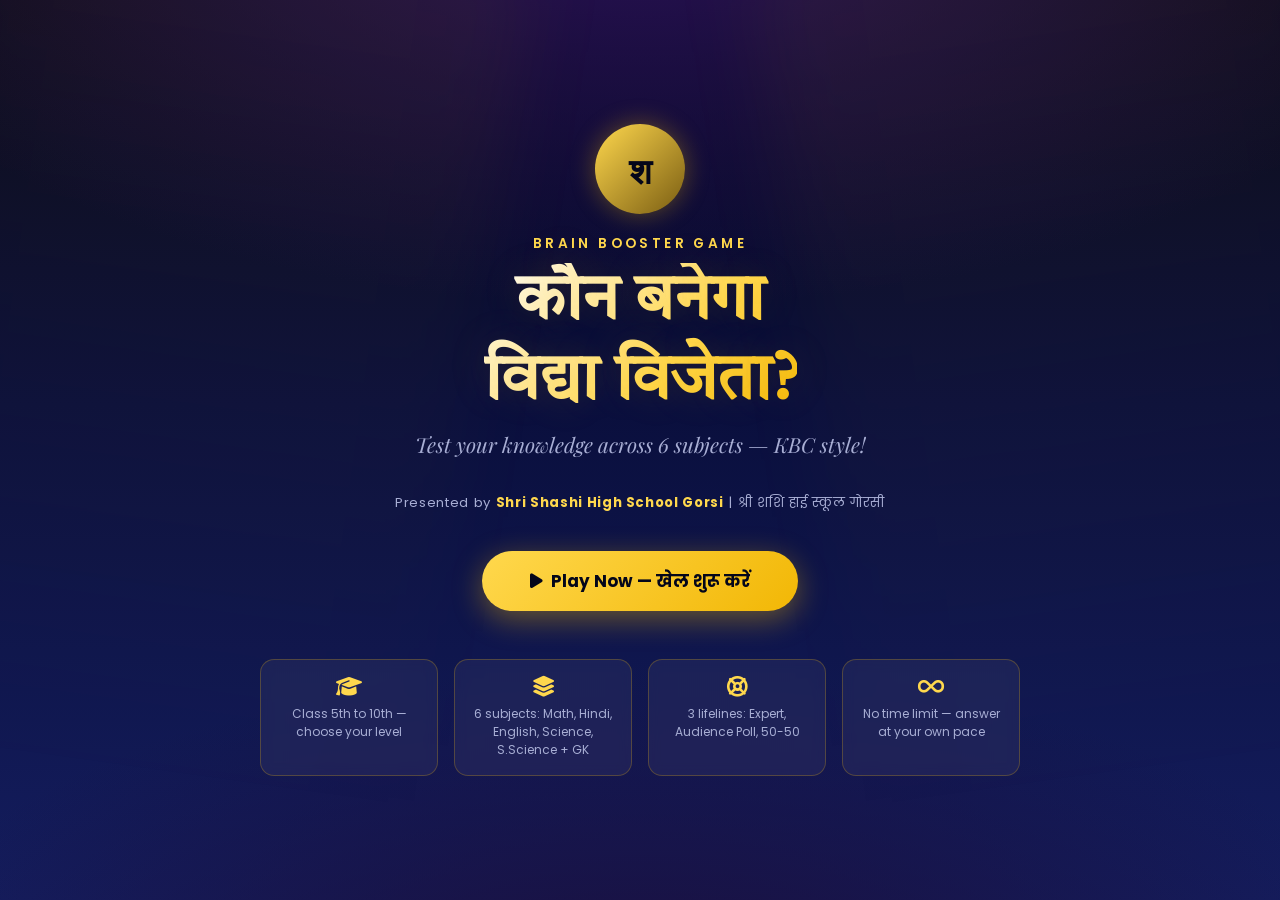
<file: shri shashi org/frontend/kbc-game.html>
<!DOCTYPE html>
<html lang="hi">

<head>
  <meta charset="UTF-8" />
  <meta name="viewport" content="width=device-width, initial-scale=1.0" />
  <title>Brain Booster — KBC Quiz | Shri Shashi High School Gorsi</title>
  <link
    href="https://fonts.googleapis.com/css2?family=Tiro+Devanagari+Hindi&family=Poppins:wght@400;500;600;700;800;900&family=Playfair+Display:wght@700;900&display=swap"
    rel="stylesheet" />
  <link rel="stylesheet" href="https://cdnjs.cloudflare.com/ajax/libs/font-awesome/6.5.0/css/all.min.css" />
  <style>
    :root {
      --stage-deep: #04061a;
      --stage-navy: #0a0f3d;
      --stage-navy2: #141d5e;
      --stage-purple: #2a1257;
      --gold: #f2b705;
      --gold-bright: #ffd84d;
      --gold-dim: #7a5d12;
      --diamond-blue: #0e3a7a;
      --diamond-blue-light: #1f5fc4;
      --correct-green: #16a34a;
      --wrong-red: #dc2626;
      --text-light: #f3f0e8;
      --text-dim: #a8aed4;
      --shadow-gold: 0 0 24px rgba(242, 183, 5, 0.35);
    }

    * {
      box-sizing: border-box;
      margin: 0;
      padding: 0;
    }

    html,
    body {
      min-height: 100vh;
      font-family: 'Poppins', sans-serif;
      background:
        radial-gradient(ellipse 120% 80% at 50% -10%, var(--stage-purple) 0%, transparent 55%),
        radial-gradient(ellipse 100% 60% at 50% 110%, #1a0f3d 0%, transparent 60%),
        linear-gradient(180deg, var(--stage-deep) 0%, var(--stage-navy) 45%, var(--stage-navy2) 100%);
      color: var(--text-light);
      overflow-x: hidden;
      position: relative;
    }

    /* ambient spotlight beams */
    body::before,
    body::after {
      content: '';
      position: fixed;
      top: -10%;
      width: 45vw;
      height: 140vh;
      z-index: 0;
      pointer-events: none;
      background: linear-gradient(180deg, rgba(242, 183, 5, 0.06), transparent 70%);
      filter: blur(40px);
    }

    body::before {
      left: -10%;
      transform: rotate(8deg);
    }

    body::after {
      right: -10%;
      transform: rotate(-8deg);
    }

    .screen {
      display: none;
      min-height: 100vh;
      position: relative;
      z-index: 1;
    }

    .screen.active {
      display: flex;
      flex-direction: column;
    }

    /* ═══════════ WELCOME SCREEN ═══════════ */
    #welcomeScreen {
      align-items: center;
      justify-content: center;
      text-align: center;
      padding: 2rem;
    }

    .welcome-logo {
      width: 90px;
      height: 90px;
      border-radius: 50%;
      background: linear-gradient(135deg, var(--gold-bright), var(--gold-dim));
      display: flex;
      align-items: center;
      justify-content: center;
      font-family: 'Playfair Display', serif;
      font-size: 2.2rem;
      font-weight: 900;
      color: var(--stage-deep);
      margin: 0 auto 1.2rem;
      box-shadow: var(--shadow-gold);
      animation: logoFloat 3.5s ease-in-out infinite;
    }

    @keyframes logoFloat {

      0%,
      100% {
        transform: translateY(0)
      }

      50% {
        transform: translateY(-8px)
      }
    }

    .welcome-eyebrow {
      color: var(--gold-bright);
      font-size: .85rem;
      letter-spacing: .25em;
      text-transform: uppercase;
      font-weight: 600;
      margin-bottom: .6rem;
    }

    .welcome-title {
      font-family: 'Tiro Devanagari Hindi', serif;
      font-size: clamp(2.2rem, 6vw, 4rem);
      background: linear-gradient(135deg, #fff, var(--gold-bright) 60%, var(--gold));
      -webkit-background-clip: text;
      background-clip: text;
      -webkit-text-fill-color: transparent;
      line-height: 1.25;
      margin-bottom: .4rem;
      text-shadow: 0 0 40px rgba(242, 183, 5, 0.15);
    }

    .welcome-sub {
      font-family: 'Playfair Display', serif;
      font-style: italic;
      font-size: clamp(1rem, 2vw, 1.3rem);
      color: var(--text-dim);
      margin-bottom: 2.2rem;
    }

    .welcome-school {
      font-size: .82rem;
      color: var(--text-dim);
      letter-spacing: .05em;
      margin-bottom: 2.4rem;
    }

    .welcome-school strong {
      color: var(--gold-bright);
    }

    .btn-start {
      background: linear-gradient(135deg, var(--gold-bright), var(--gold));
      color: var(--stage-deep);
      border: none;
      padding: 1.05rem 3rem;
      border-radius: 50px;
      font-size: 1.05rem;
      font-weight: 700;
      cursor: pointer;
      font-family: 'Poppins', sans-serif;
      box-shadow: 0 8px 30px rgba(242, 183, 5, 0.4);
      transition: all .25s ease;
      position: relative;
      overflow: hidden;
    }

    .btn-start::after {
      content: '';
      position: absolute;
      inset: 0;
      background: linear-gradient(120deg, transparent, rgba(255, 255, 255, 0.5), transparent);
      transform: translateX(-120%);
      transition: transform .6s;
    }

    .btn-start:hover {
      transform: translateY(-4px) scale(1.03);
      box-shadow: 0 14px 40px rgba(242, 183, 5, 0.55);
    }

    .btn-start:hover::after {
      transform: translateX(120%);
    }

    .welcome-rules {
      margin-top: 3rem;
      display: grid;
      grid-template-columns: repeat(4, 1fr);
      gap: 1rem;
      max-width: 760px;
      width: 100%;
    }

    .rule-chip {
      background: rgba(255, 255, 255, 0.05);
      border: 1px solid rgba(242, 183, 5, 0.25);
      border-radius: 14px;
      padding: 1rem .8rem;
      backdrop-filter: blur(6px);
      transition: all .25s;
    }

    .rule-chip:hover {
      background: rgba(242, 183, 5, 0.1);
      transform: translateY(-3px);
      border-color: var(--gold-bright);
    }

    .rule-chip i {
      color: var(--gold-bright);
      font-size: 1.3rem;
      margin-bottom: .5rem;
      display: block;
    }

    .rule-chip span {
      font-size: .75rem;
      color: var(--text-dim);
      line-height: 1.5;
      display: block;
    }

    /* ═══════════ SETUP SCREEN ═══════════ */
    #setupScreen {
      align-items: center;
      justify-content: center;
      padding: 2rem;
    }

    .setup-card {
      background: rgba(10, 15, 61, 0.75);
      backdrop-filter: blur(14px);
      border: 1px solid rgba(242, 183, 5, 0.3);
      border-radius: 24px;
      padding: 2.6rem 2.4rem;
      max-width: 560px;
      width: 100%;
      box-shadow: 0 30px 80px rgba(0, 0, 0, 0.5);
    }

    .setup-title {
      font-family: 'Tiro Devanagari Hindi', serif;
      font-size: 1.6rem;
      text-align: center;
      margin-bottom: .3rem;
      color: var(--gold-bright);
    }

    .setup-sub {
      text-align: center;
      color: var(--text-dim);
      font-size: .85rem;
      margin-bottom: 2rem;
    }

    .setup-label {
      font-size: .8rem;
      font-weight: 600;
      color: var(--text-light);
      margin-bottom: .6rem;
      display: block;
      letter-spacing: .03em;
    }

    .setup-input {
      width: 100%;
      background: rgba(255, 255, 255, 0.06);
      border: 1.5px solid rgba(242, 183, 5, 0.25);
      border-radius: 12px;
      padding: .9rem 1.1rem;
      color: var(--text-light);
      font-size: .95rem;
      font-family: 'Poppins', sans-serif;
      margin-bottom: .3rem;
      transition: all .2s;
    }

    .setup-input:focus {
      outline: none;
      border-color: var(--gold-bright);
      background: rgba(255, 255, 255, 0.1);
      box-shadow: 0 0 0 4px rgba(242, 183, 5, 0.12);
    }

    .setup-input::placeholder {
      color: rgba(243, 240, 232, 0.35);
    }

    .field-error {
      color: #ff8a8a;
      font-size: .74rem;
      margin-bottom: 1rem;
      display: none;
    }

    .class-grid {
      display: grid;
      grid-template-columns: repeat(3, 1fr);
      gap: .7rem;
      margin: .5rem 0 1rem;
    }

    .class-pill {
      background: rgba(255, 255, 255, 0.05);
      border: 1.5px solid rgba(242, 183, 5, 0.25);
      border-radius: 12px;
      padding: .85rem .5rem;
      text-align: center;
      cursor: pointer;
      transition: all .2s;
      font-weight: 600;
      font-size: .9rem;
      color: var(--text-light);
    }

    .class-pill:hover {
      border-color: var(--gold-bright);
      background: rgba(242, 183, 5, 0.08);
      transform: translateY(-2px);
    }

    .class-pill.active {
      background: linear-gradient(135deg, var(--gold-bright), var(--gold));
      color: var(--stage-deep);
      border-color: var(--gold-bright);
      box-shadow: 0 6px 20px rgba(242, 183, 5, 0.4);
      transform: translateY(-2px);
    }

    .btn-play {
      width: 100%;
      background: linear-gradient(135deg, var(--gold-bright), var(--gold));
      color: var(--stage-deep);
      border: none;
      padding: 1rem;
      border-radius: 14px;
      font-size: 1.02rem;
      font-weight: 700;
      cursor: pointer;
      font-family: 'Poppins', sans-serif;
      margin-top: 1.3rem;
      transition: all .25s;
      box-shadow: 0 8px 25px rgba(242, 183, 5, 0.35);
    }

    .btn-play:hover {
      transform: translateY(-3px);
      box-shadow: 0 12px 32px rgba(242, 183, 5, 0.5);
    }

    .setup-back {
      display: block;
      text-align: center;
      margin-top: 1.2rem;
      color: var(--text-dim);
      font-size: .82rem;
      cursor: pointer;
      text-decoration: none;
    }

    .setup-back:hover {
      color: var(--gold-bright);
    }

    /* ═══════════ GAME SCREEN ═══════════ */
    #gameScreen {
      flex-direction: row;
      align-items: stretch;
    }

    .game-main {
      flex: 1;
      display: flex;
      flex-direction: column;
      padding: 1.5rem 2rem;
      max-width: calc(100% - 280px);
    }

    .game-topbar {
      display: flex;
      justify-content: space-between;
      align-items: center;
      margin-bottom: 1.2rem;
      flex-wrap: wrap;
      gap: .8rem;
    }

    .player-chip {
      display: flex;
      align-items: center;
      gap: .7rem;
      background: rgba(255, 255, 255, 0.06);
      border: 1px solid rgba(242, 183, 5, 0.25);
      border-radius: 50px;
      padding: .45rem 1.1rem .45rem .5rem;
    }

    .player-avatar {
      width: 34px;
      height: 34px;
      border-radius: 50%;
      background: linear-gradient(135deg, var(--gold-bright), var(--gold));
      display: flex;
      align-items: center;
      justify-content: center;
      font-weight: 800;
      color: var(--stage-deep);
      font-size: .85rem;
    }

    .player-chip-text {
      font-size: .8rem;
    }

    .player-chip-text strong {
      color: var(--gold-bright);
    }

    .topbar-right-group {
      display: flex;
      align-items: center;
      gap: 1rem;
    }

    .safe-amount-chip {
      font-size: .78rem;
      color: var(--text-dim);
      background: rgba(255, 255, 255, 0.04);
      padding: .4rem .9rem;
      border-radius: 50px;
      border: 1px solid rgba(255, 255, 255, 0.1);
    }

    .safe-amount-chip strong {
      color: var(--gold-bright);
    }

    .btn-quit {
      background: rgba(220, 38, 38, 0.15);
      border: 1px solid rgba(220, 38, 38, 0.4);
      color: #ff9a9a;
      padding: .45rem 1.1rem;
      border-radius: 50px;
      font-size: .78rem;
      cursor: pointer;
      font-family: 'Poppins', sans-serif;
      transition: all .2s;
    }

    .btn-quit:hover {
      background: rgba(220, 38, 38, 0.3);
    }

    .money-display {
      text-align: center;
      margin-bottom: 1.4rem;
    }

    .money-display-label {
      font-size: .7rem;
      color: var(--text-dim);
      letter-spacing: .15em;
      text-transform: uppercase;
    }

    .money-display-value {
      font-family: 'Playfair Display', serif;
      font-size: 2.4rem;
      font-weight: 900;
      color: var(--gold-bright);
      text-shadow: 0 0 30px rgba(242, 183, 5, 0.4);
    }

    /* DIAMOND QUESTION CARD */
    .question-card {
      background: linear-gradient(145deg, rgba(14, 58, 122, 0.55), rgba(31, 95, 196, 0.25));
      border: 1.5px solid rgba(242, 183, 5, 0.4);
      border-radius: 20px;
      padding: 1.8rem 2rem;
      position: relative;
      box-shadow: 0 0 50px rgba(31, 95, 196, 0.25), inset 0 0 60px rgba(31, 95, 196, 0.1);
      margin-bottom: 1.5rem;
    }

    .question-card.q-enter {
      animation: qEnter .5s ease;
    }

    @keyframes qEnter {
      from {
        opacity: 0;
        transform: translateY(14px) scale(.98)
      }

      to {
        opacity: 1;
        transform: none
      }
    }

    .q-meta-row {
      display: flex;
      justify-content: space-between;
      align-items: center;
      margin-bottom: 1rem;
      flex-wrap: wrap;
      gap: .6rem;
    }

    .q-number-badge {
      font-size: .82rem;
      font-weight: 700;
      color: var(--gold-bright);
      background: rgba(242, 183, 5, 0.12);
      padding: .35rem 1rem;
      border-radius: 50px;
      border: 1px solid rgba(242, 183, 5, 0.3);
    }

    .q-prize-badge {
      font-family: 'Playfair Display', serif;
      font-size: 1.15rem;
      font-weight: 700;
      color: #fff;
    }

    .q-subject-badge {
      font-size: .75rem;
      background: rgba(255, 255, 255, 0.08);
      padding: .3rem .8rem;
      border-radius: 50px;
      color: var(--text-dim);
    }

    .q-text {
      font-size: clamp(1.05rem, 2.2vw, 1.35rem);
      font-weight: 600;
      line-height: 1.6;
      color: #fff;
      margin-bottom: .3rem;
      min-height: 2.5em;
    }

    .options-grid {
      display: grid;
      grid-template-columns: 1fr 1fr;
      gap: .9rem;
      margin-bottom: 1.3rem;
    }

    .option-btn {
      display: flex;
      align-items: center;
      gap: .8rem;
      background: linear-gradient(135deg, rgba(14, 58, 122, 0.4), rgba(10, 15, 61, 0.6));
      border: 1.5px solid rgba(242, 183, 5, 0.3);
      border-radius: 50px;
      padding: .8rem 1.2rem;
      color: var(--text-light);
      font-size: .92rem;
      font-weight: 500;
      cursor: pointer;
      text-align: left;
      transition: all .22s ease;
      font-family: 'Poppins', sans-serif;
    }

    .option-btn:hover:not(:disabled) {
      border-color: var(--gold-bright);
      background: linear-gradient(135deg, rgba(31, 95, 196, 0.5), rgba(14, 58, 122, 0.5));
      transform: translateX(4px);
      box-shadow: 0 4px 16px rgba(31, 95, 196, 0.3);
    }

    .option-btn:disabled {
      cursor: default;
    }

    .option-btn.selected {
      border-color: var(--gold-bright);
      background: linear-gradient(135deg, rgba(242, 183, 5, 0.25), rgba(242, 183, 5, 0.1));
      box-shadow: 0 0 20px rgba(242, 183, 5, 0.3);
    }

    .option-btn.correct-reveal {
      border-color: var(--correct-green);
      background: linear-gradient(135deg, rgba(22, 163, 74, 0.4), rgba(22, 163, 74, 0.15));
      box-shadow: 0 0 25px rgba(22, 163, 74, 0.5);
      animation: pulseCorrect 0.6s ease;
    }

    .option-btn.wrong-reveal {
      border-color: var(--wrong-red);
      background: linear-gradient(135deg, rgba(220, 38, 38, 0.4), rgba(220, 38, 38, 0.15));
      box-shadow: 0 0 25px rgba(220, 38, 38, 0.5);
    }

    .option-btn.hidden-option {
      opacity: 0;
      pointer-events: none;
    }

    @keyframes pulseCorrect {
      0% {
        transform: scale(1)
      }

      50% {
        transform: scale(1.03)
      }

      100% {
        transform: scale(1)
      }
    }

    .opt-letter {
      width: 28px;
      height: 28px;
      border-radius: 50%;
      background: rgba(242, 183, 5, 0.2);
      border: 1px solid rgba(242, 183, 5, 0.4);
      display: flex;
      align-items: center;
      justify-content: center;
      font-weight: 700;
      font-size: .78rem;
      color: var(--gold-bright);
      flex-shrink: 0;
    }

    .opt-text {
      flex: 1;
    }

    .result-banner {
      text-align: center;
      font-weight: 700;
      font-size: 1.1rem;
      padding: 0;
      border-radius: 14px;
      max-height: 0;
      overflow: hidden;
      opacity: 0;
      transition: all .35s ease;
    }

    .result-banner.show {
      max-height: 60px;
      opacity: 1;
      padding: .9rem;
      margin-bottom: 1rem;
    }

    .result-banner.correct {
      background: rgba(22, 163, 74, 0.18);
      color: #86efac;
      border: 1px solid rgba(22, 163, 74, 0.4);
    }

    .result-banner.wrong {
      background: rgba(220, 38, 38, 0.18);
      color: #fca5a5;
      border: 1px solid rgba(220, 38, 38, 0.4);
    }

    .action-row {
      display: flex;
      justify-content: space-between;
      align-items: center;
      gap: 1rem;
      flex-wrap: wrap;
    }

    .btn-lock {
      background: linear-gradient(135deg, var(--gold-bright), var(--gold));
      color: var(--stage-deep);
      border: none;
      padding: .85rem 2.2rem;
      border-radius: 50px;
      font-size: .92rem;
      font-weight: 700;
      cursor: pointer;
      font-family: 'Poppins', sans-serif;
      transition: all .2s;
      box-shadow: 0 6px 20px rgba(242, 183, 5, 0.35);
    }

    .btn-lock:hover:not(:disabled) {
      transform: translateY(-2px);
      box-shadow: 0 10px 28px rgba(242, 183, 5, 0.5);
    }

    .btn-lock:disabled {
      opacity: .4;
      cursor: not-allowed;
      box-shadow: none;
      transform: none;
    }

    /* LIFELINES */
    .lifelines-row {
      display: flex;
      gap: .9rem;
    }

    .lifeline-btn {
      width: 58px;
      height: 58px;
      border-radius: 50%;
      background: linear-gradient(135deg, rgba(242, 183, 5, 0.18), rgba(242, 183, 5, 0.05));
      border: 2px solid var(--gold-bright);
      color: var(--gold-bright);
      font-size: 1.3rem;
      cursor: pointer;
      transition: all .25s;
      display: flex;
      align-items: center;
      justify-content: center;
      position: relative;
    }

    .lifeline-btn:hover:not(.used) {
      transform: translateY(-3px) scale(1.07);
      box-shadow: 0 8px 24px rgba(242, 183, 5, 0.4);
      background: rgba(242, 183, 5, 0.3);
    }

    .lifeline-btn.used {
      opacity: .25;
      cursor: not-allowed;
      filter: grayscale(1);
    }

    .lifeline-btn .lifeline-tooltip {
      position: absolute;
      bottom: calc(100% + 10px);
      left: 50%;
      transform: translateX(-50%);
      background: var(--stage-deep);
      border: 1px solid var(--gold-bright);
      color: #fff;
      font-size: .68rem;
      padding: .4rem .7rem;
      border-radius: 8px;
      white-space: nowrap;
      opacity: 0;
      pointer-events: none;
      transition: opacity .2s;
    }

    .lifeline-btn:hover .lifeline-tooltip {
      opacity: 1;
    }

    /* PRIZE LADDER SIDEBAR */
    .prize-sidebar {
      width: 280px;
      flex-shrink: 0;
      background: rgba(4, 6, 26, 0.6);
      border-left: 1px solid rgba(242, 183, 5, 0.2);
      padding: 1.2rem 1rem;
      overflow-y: auto;
      max-height: 100vh;
    }

    .sidebar-title {
      font-size: .72rem;
      letter-spacing: .12em;
      text-transform: uppercase;
      color: var(--text-dim);
      text-align: center;
      margin-bottom: .8rem;
    }

    .ladder-row {
      display: flex;
      justify-content: space-between;
      align-items: center;
      padding: .55rem .9rem;
      border-radius: 10px;
      margin-bottom: .3rem;
      font-size: .82rem;
      color: var(--text-dim);
      border: 1px solid transparent;
      transition: all .2s;
    }

    .ladder-row.passed {
      color: var(--gold-dim);
    }

    .ladder-row.current {
      background: linear-gradient(135deg, rgba(242, 183, 5, 0.25), rgba(242, 183, 5, 0.08));
      border-color: var(--gold-bright);
      color: #fff;
      font-weight: 700;
      box-shadow: 0 0 18px rgba(242, 183, 5, 0.3);
      transform: scale(1.03);
    }

    .ladder-row.checkpoint {
      border-left: 3px solid var(--diamond-blue-light);
    }

    .ladder-row.checkpoint.current {
      border-left: 3px solid var(--gold-bright);
    }

    .ladder-num {
      font-weight: 600;
      width: 22px;
    }

    /* ═══════════ RESULT SCREEN ═══════════ */
    #resultScreen {
      align-items: center;
      justify-content: flex-start;
      padding: 2.5rem 1.5rem;
      overflow-y: auto;
    }

    .result-card {
      max-width: 760px;
      width: 100%;
      background: rgba(10, 15, 61, 0.7);
      backdrop-filter: blur(14px);
      border: 1px solid rgba(242, 183, 5, 0.3);
      border-radius: 24px;
      padding: 2.5rem;
      box-shadow: 0 30px 80px rgba(0, 0, 0, 0.5);
      text-align: center;
    }

    .result-icon {
      font-size: 3.5rem;
      margin-bottom: .6rem;
    }

    .result-title {
      font-family: 'Tiro Devanagari Hindi', serif;
      font-size: 1.5rem;
      color: var(--gold-bright);
      margin-bottom: 1.5rem;
      line-height: 1.5;
    }

    .result-player-row {
      display: flex;
      justify-content: center;
      gap: 1.5rem;
      margin-bottom: 1.5rem;
      flex-wrap: wrap;
    }

    .result-player-chip {
      background: rgba(255, 255, 255, 0.06);
      padding: .5rem 1.2rem;
      border-radius: 50px;
      font-size: .85rem;
      border: 1px solid rgba(242, 183, 5, 0.2);
    }

    .result-player-chip strong {
      color: var(--gold-bright);
    }

    .result-money-box {
      margin: 1.5rem 0;
    }

    .result-money-label {
      font-size: .75rem;
      color: var(--text-dim);
      text-transform: uppercase;
      letter-spacing: .12em;
    }

    .result-money-value {
      font-family: 'Playfair Display', serif;
      font-size: 3rem;
      font-weight: 900;
      color: var(--gold-bright);
      text-shadow: 0 0 40px rgba(242, 183, 5, 0.4);
    }

    .result-stats-grid {
      display: grid;
      grid-template-columns: repeat(3, 1fr);
      gap: 1rem;
      margin: 1.5rem 0;
    }

    .result-stat {
      background: rgba(255, 255, 255, 0.04);
      border-radius: 14px;
      padding: 1rem;
      border: 1px solid rgba(255, 255, 255, 0.08);
    }

    .result-stat-num {
      font-size: 1.6rem;
      font-weight: 800;
      color: #fff;
    }

    .result-stat-label {
      font-size: .72rem;
      color: var(--text-dim);
      margin-top: .2rem;
    }

    .result-stat.correct .result-stat-num {
      color: #86efac;
    }

    .result-stat.wrong .result-stat-num {
      color: #fca5a5;
    }

    .breakdown-title,
    .history-title {
      font-size: .85rem;
      font-weight: 700;
      color: var(--gold-bright);
      margin: 1.8rem 0 1rem;
      text-align: left;
      letter-spacing: .04em;
    }

    .subject-breakdown {
      display: grid;
      grid-template-columns: repeat(2, 1fr);
      gap: .6rem;
      text-align: left;
    }

    .breakdown-item {
      display: flex;
      align-items: center;
      gap: .6rem;
      background: rgba(255, 255, 255, 0.04);
      padding: .6rem .9rem;
      border-radius: 10px;
      font-size: .82rem;
    }

    .breakdown-label {
      flex: 1;
    }

    .breakdown-score {
      font-weight: 700;
      color: var(--gold-bright);
    }

    .history-list {
      text-align: left;
      display: flex;
      flex-direction: column;
      gap: .6rem;
      max-height: 360px;
      overflow-y: auto;
      padding-right: .4rem;
    }

    .history-item {
      display: flex;
      gap: .8rem;
      align-items: flex-start;
      background: rgba(255, 255, 255, 0.03);
      border-radius: 12px;
      padding: .8rem 1rem;
      border-left: 3px solid transparent;
    }

    .history-item.history-correct {
      border-left-color: var(--correct-green);
    }

    .history-item.history-wrong {
      border-left-color: var(--wrong-red);
    }

    .history-q-num {
      font-weight: 700;
      color: var(--text-dim);
      font-size: .78rem;
      flex-shrink: 0;
      width: 30px;
    }

    .history-q-body {
      flex: 1;
    }

    .history-q-text {
      font-size: .84rem;
      color: #fff;
      margin-bottom: .3rem;
    }

    .history-ans-row {
      display: flex;
      gap: 1rem;
      flex-wrap: wrap;
      font-size: .74rem;
      color: var(--text-dim);
    }

    .history-icon {
      font-size: 1rem;
    }

    .result-actions {
      display: flex;
      gap: 1rem;
      justify-content: center;
      margin-top: 2rem;
      flex-wrap: wrap;
    }

    .btn-result-primary {
      background: linear-gradient(135deg, var(--gold-bright), var(--gold));
      color: var(--stage-deep);
      border: none;
      padding: .9rem 2.2rem;
      border-radius: 50px;
      font-weight: 700;
      cursor: pointer;
      font-family: 'Poppins', sans-serif;
      transition: all .2s;
    }

    .btn-result-primary:hover {
      transform: translateY(-3px);
      box-shadow: 0 10px 28px rgba(242, 183, 5, 0.4);
    }

    .btn-result-secondary {
      background: transparent;
      border: 1.5px solid rgba(242, 183, 5, 0.4);
      color: var(--gold-bright);
      padding: .9rem 2.2rem;
      border-radius: 50px;
      font-weight: 600;
      cursor: pointer;
      font-family: 'Poppins', sans-serif;
      transition: all .2s;
      text-decoration: none;
      display: inline-flex;
      align-items: center;
    }

    .btn-result-secondary:hover {
      background: rgba(242, 183, 5, 0.1);
    }

    /* ═══════════ MODALS (Expert / Audience) ═══════════ */
    .lifeline-modal-overlay {
      position: fixed;
      inset: 0;
      background: rgba(0, 0, 0, 0.7);
      z-index: 9999;
      display: none;
      align-items: center;
      justify-content: center;
      padding: 1.5rem;
    }

    .lifeline-modal-overlay.open {
      display: flex;
    }

    .lifeline-modal {
      background: linear-gradient(145deg, var(--stage-navy), var(--stage-navy2));
      border: 1.5px solid var(--gold-bright);
      border-radius: 20px;
      padding: 2rem;
      max-width: 480px;
      width: 100%;
      box-shadow: 0 0 60px rgba(242, 183, 5, 0.25);
      position: relative;
    }

    .modal-icon {
      font-size: 2.2rem;
      text-align: center;
      margin-bottom: .8rem;
    }

    .modal-title {
      text-align: center;
      color: var(--gold-bright);
      font-weight: 700;
      font-size: 1.1rem;
      margin-bottom: 1.2rem;
    }

    .expert-message-box {
      background: rgba(255, 255, 255, 0.06);
      border-radius: 14px;
      padding: 1.2rem;
      font-size: .92rem;
      line-height: 1.7;
      color: var(--text-light);
      margin-bottom: 1.2rem;
      border-left: 3px solid var(--gold-bright);
    }

    .audience-row {
      display: flex;
      align-items: center;
      gap: .8rem;
      margin-bottom: .8rem;
    }

    .audience-letter {
      width: 26px;
      height: 26px;
      border-radius: 50%;
      background: rgba(242, 183, 5, 0.2);
      display: flex;
      align-items: center;
      justify-content: center;
      font-weight: 700;
      font-size: .78rem;
      color: var(--gold-bright);
      flex-shrink: 0;
    }

    .audience-track {
      flex: 1;
      height: 18px;
      background: rgba(255, 255, 255, 0.08);
      border-radius: 10px;
      overflow: hidden;
    }

    .audience-fill {
      height: 100%;
      background: linear-gradient(90deg, var(--gold), var(--gold-bright));
      border-radius: 10px;
      width: 0%;
      transition: width 1s ease-out;
    }

    .audience-pct {
      font-size: .78rem;
      font-weight: 700;
      color: var(--gold-bright);
      width: 38px;
      text-align: right;
    }

    .btn-modal-close {
      width: 100%;
      background: rgba(242, 183, 5, 0.15);
      border: 1px solid var(--gold-bright);
      color: var(--gold-bright);
      padding: .7rem;
      border-radius: 50px;
      font-weight: 600;
      cursor: pointer;
      margin-top: .5rem;
      font-family: 'Poppins', sans-serif;
      transition: all .2s;
    }

    .btn-modal-close:hover {
      background: rgba(242, 183, 5, 0.3);
    }

    /* ═══════════ RESPONSIVE ═══════════ */
    @media(max-width:980px) {
      #gameScreen {
        flex-direction: column;
      }

      .game-main {
        max-width: 100%;
        padding: 1.2rem;
      }

      .prize-sidebar {
        width: 100%;
        max-height: 200px;
        border-left: none;
        border-top: 1px solid rgba(242, 183, 5, 0.2);
        order: 3;
      }

      .ladder-row {
        display: inline-flex;
        margin-right: .4rem;
      }

      .prize-sidebar {
        display: flex;
        overflow-x: auto;
        gap: .4rem;
        white-space: nowrap;
      }

      .sidebar-title {
        display: none;
      }
    }

    @media(max-width:680px) {
      .options-grid {
        grid-template-columns: 1fr;
      }

      .welcome-rules {
        grid-template-columns: repeat(2, 1fr);
      }

      .result-stats-grid {
        grid-template-columns: 1fr;
      }

      .subject-breakdown {
        grid-template-columns: 1fr;
      }

      .lifelines-row {
        gap: .6rem;
      }

      .lifeline-btn {
        width: 48px;
        height: 48px;
        font-size: 1.1rem;
      }

      .q-text {
        min-height: auto;
      }

      .action-row {
        flex-direction: column-reverse;
        align-items: stretch;
      }

      .btn-lock {
        width: 100%;
      }

      .btn-quit {
        align-self: flex-end;
      }
    }

    @media(max-width:480px) {
      .class-grid {
        grid-template-columns: repeat(2, 1fr);
      }

      .setup-card {
        padding: 1.8rem 1.4rem;
      }
    }
  </style>
</head>

<body>

  <!-- ═══════════ WELCOME SCREEN ═══════════ -->
  <div class="screen active" id="welcomeScreen">
    <div class="welcome-logo">श</div>
    <div class="welcome-eyebrow">Brain Booster Game</div>
    <h1 class="welcome-title">कौन बनेगा<br />विद्या विजेता?</h1>
    <p class="welcome-sub">Test your knowledge across 6 subjects — KBC style!</p>
    <div class="welcome-school">Presented by <strong>Shri Shashi High School Gorsi</strong> | श्री शशि हाई स्कूल गोरसी
    </div>
    <button class="btn-start" onclick="goToSetup()"><i class="fas fa-play"></i>&nbsp; Play Now — खेल शुरू करें</button>

    <div class="welcome-rules">
      <div class="rule-chip"><i class="fas fa-graduation-cap"></i><span>Class 5th to 10th — choose your level</span>
      </div>
      <div class="rule-chip"><i class="fas fa-layer-group"></i><span>6 subjects: Math, Hindi, English, Science,
          S.Science + GK</span></div>
      <div class="rule-chip"><i class="fas fa-life-ring"></i><span>3 lifelines: Expert, Audience Poll, 50-50</span>
      </div>
      <div class="rule-chip"><i class="fas fa-infinity"></i><span>No time limit — answer at your own pace</span></div>
    </div>
  </div>

  <!-- ═══════════ SETUP SCREEN ═══════════ -->
  <div class="screen" id="setupScreen">
    <div class="setup-card">
      <div class="setup-title">अपनी जानकारी भरें</div>
      <div class="setup-sub">Enter your details to begin the quiz</div>

      <label class="setup-label">आपका नाम — Your Name</label>
      <input class="setup-input" id="playerNameInput" type="text" placeholder="e.g. Anshika Rathour" maxlength="40" />
      <div class="field-error" id="nameError">⚠ कृपया अपना नाम लिखें</div>

      <label class="setup-label">अपनी कक्षा चुनें — Select Your Class</label>
      <div class="class-grid">
        <div class="class-pill" data-class="5" onclick="selectClassPill(this)">5th</div>
        <div class="class-pill" data-class="6" onclick="selectClassPill(this)">6th</div>
        <div class="class-pill" data-class="7" onclick="selectClassPill(this)">7th</div>
        <div class="class-pill" data-class="8" onclick="selectClassPill(this)">8th</div>
        <div class="class-pill" data-class="9" onclick="selectClassPill(this)">9th</div>
        <div class="class-pill" data-class="10" onclick="selectClassPill(this)">10th</div>
      </div>
      <div class="field-error" id="classError">⚠ कृपया अपनी कक्षा चुनें</div>

      <button class="btn-play" onclick="beginGameFromSetup()"><i class="fas fa-rocket"></i>&nbsp; Start Quiz</button>
      <a class="setup-back" onclick="showScreen('welcomeScreen')">← Back to Home</a>
    </div>
  </div>

  <!-- ═══════════ GAME SCREEN ═══════════ -->
  <div class="screen" id="gameScreen">
    <div class="game-main">
      <div class="game-topbar">
        <div class="player-chip">
          <div class="player-avatar" id="playerAvatarLetter">A</div>
          <div class="player-chip-text"><strong id="playerNameDisplay">—</strong> &nbsp;|&nbsp; <span
              id="playerClassDisplay">—</span></div>
        </div>
        <div class="topbar-right-group">
          <div class="safe-amount-chip">Safe Amount: <strong id="safeAmountDisplay">₹0</strong></div>
          <button class="btn-quit" onclick="confirmQuit()"><i class="fas fa-door-open"></i> Quit</button>
        </div>
      </div>

      <div class="money-display">
        <div class="money-display-label">Current Prize</div>
        <div class="money-display-value" id="currentMoneyDisplay">₹0</div>
      </div>

      <div class="question-card" id="questionCard">
        <div class="q-meta-row">
          <span class="q-number-badge" id="qNumber">Question 1 / 20</span>
          <span class="q-subject-badge" id="qSubjectBadge">📖 हिंदी</span>
          <span class="q-prize-badge" id="qPrize">₹100</span>
        </div>
        <div class="q-text" id="qText">Loading question...</div>
        <div class="result-banner" id="resultBanner"></div>
        <div class="options-grid" id="optionsGrid"></div>
        <div class="action-row">
          <div class="lifelines-row">
            <button class="lifeline-btn" id="lifeline-fifty" onclick="KBC.useFiftyFifty()">
              50:50<span class="lifeline-tooltip">50-50</span>
            </button>
            <button class="lifeline-btn" id="lifeline-audience" onclick="KBC.useAudiencePoll()">
              <i class="fas fa-users"></i><span class="lifeline-tooltip">Audience Poll</span>
            </button>
            <button class="lifeline-btn" id="lifeline-expert" onclick="KBC.useExpertAdvice()">
              <i class="fas fa-user-tie"></i><span class="lifeline-tooltip">Expert Advice</span>
            </button>
          </div>
          <button class="btn-lock" id="lockBtn" disabled onclick="KBC.lockAnswer()">🔒 Lock Answer</button>
        </div>
      </div>
    </div>

    <div class="prize-sidebar">
      <div class="sidebar-title">Prize Ladder</div>
      <div id="prizeLadder"></div>
    </div>
  </div>

  <!-- ═══════════ RESULT SCREEN ═══════════ -->
  <div class="screen" id="resultScreen">
    <div class="result-card">
      <div class="result-icon" id="resultIcon">🏆</div>
      <div class="result-title" id="resultTitle">Result</div>

      <div class="result-player-row">
        <div class="result-player-chip">👤 <strong id="resultPlayerName">—</strong></div>
        <div class="result-player-chip">🎓 <span id="resultPlayerClass">—</span></div>
        <div class="result-player-chip">📋 Reached: <strong id="resultQuestionsReached">0/20</strong></div>
      </div>

      <div class="result-money-box">
        <div class="result-money-label">Total Winnings</div>
        <div class="result-money-value" id="resultMoney">₹0</div>
      </div>

      <div class="result-stats-grid">
        <div class="result-stat correct">
          <div class="result-stat-num" id="resultCorrect">0</div>
          <div class="result-stat-label">Correct Answers</div>
        </div>
        <div class="result-stat wrong">
          <div class="result-stat-num" id="resultWrong">0</div>
          <div class="result-stat-label">Wrong Answers</div>
        </div>
        <div class="result-stat">
          <div class="result-stat-num">300+</div>
          <div class="result-stat-label">Question Bank</div>
        </div>
      </div>

      <div class="breakdown-title">📊 Subject-wise Performance</div>
      <div class="subject-breakdown" id="subjectBreakdown"></div>

      <div class="history-title">📝 Question Review</div>
      <div class="history-list" id="historyList"></div>

      <div class="result-actions">
        <button class="btn-result-primary" onclick="restartGame()"><i class="fas fa-redo"></i>&nbsp; Play Again</button>
        <a class="btn-result-secondary" href="index.html"><i class="fas fa-home"></i>&nbsp; Back to School Website</a>
      </div>
    </div>
  </div>

  <!-- ═══════════ EXPERT ADVICE MODAL ═══════════ -->
  <div class="lifeline-modal-overlay" id="expertModal">
    <div class="lifeline-modal">
      <div class="modal-icon">👨‍🏫</div>
      <div class="modal-title">Expert Advice</div>
      <div class="expert-message-box" id="expertMessage">—</div>
      <button class="btn-modal-close" onclick="closeExpertModal()">Got it, Continue</button>
    </div>
  </div>

  <!-- ═══════════ AUDIENCE POLL MODAL ═══════════ -->
  <div class="lifeline-modal-overlay" id="audienceModal">
    <div class="lifeline-modal">
      <div class="modal-icon">👥</div>
      <div class="modal-title">Audience Poll Results</div>
      <div id="audienceBars"></div>
      <button class="btn-modal-close" onclick="closeAudienceModal()">Got it, Continue</button>
    </div>
  </div>

  <script src="questions.js"></script>
  <script src="game.js"></script>
  <script src="ui.js"></script>
</body>

</html>
</file>
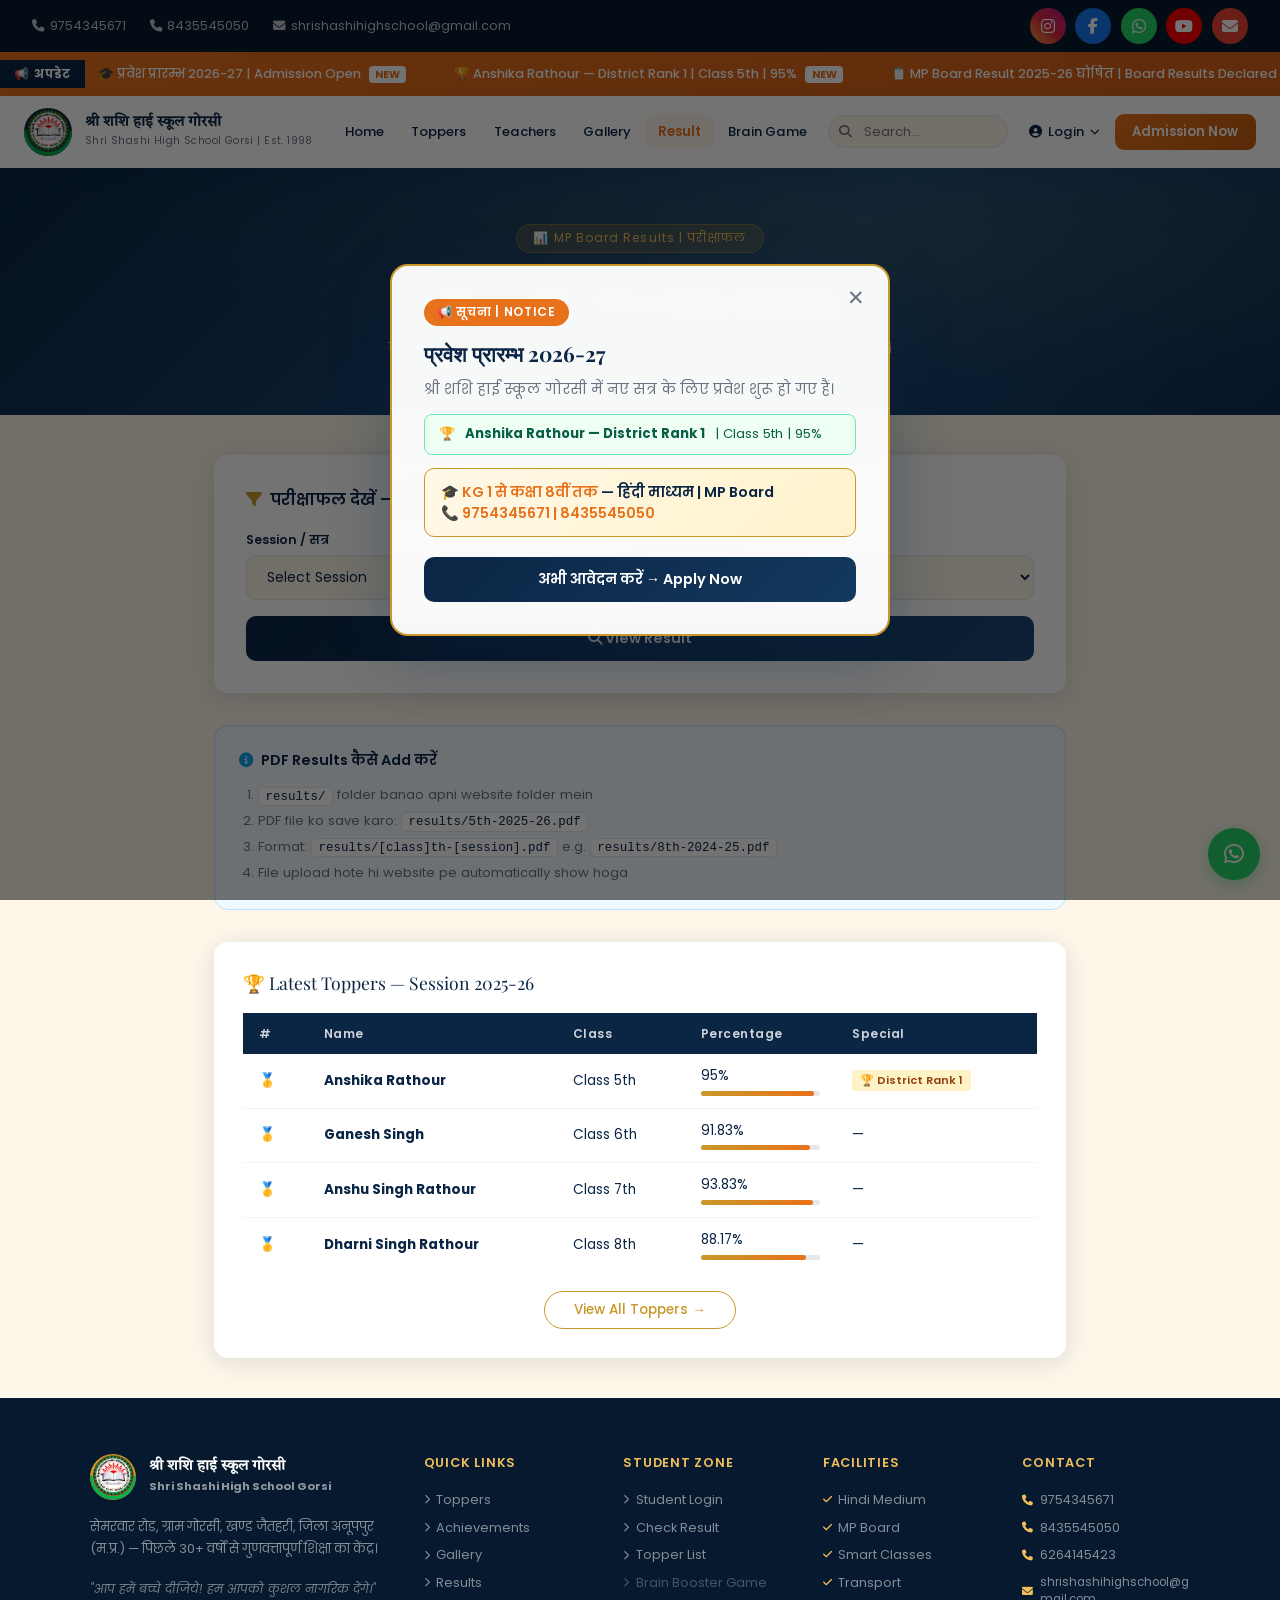
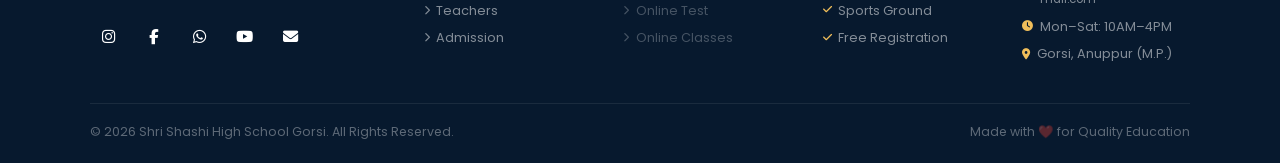
<file: shri shashi org/frontend/result.html>
<!DOCTYPE html>
<html lang="hi">

<head>
  <meta charset="UTF-8" />
  <meta name="viewport" content="width=device-width,initial-scale=1.0" />
  <title>Results | श्री शशि हाई स्कूल गोरसी</title>
  <link rel="stylesheet" href="shared.css" />
  <link rel="stylesheet" href="https://cdnjs.cloudflare.com/ajax/libs/font-awesome/6.5.0/css/all.min.css" />
  <style>
    .main {
      max-width: 900px;
      margin: 0 auto;
      padding: 2.5rem 1.5rem;
    }

    .filter-card {
      background: #fff;
      border-radius: var(--radius);
      box-shadow: var(--shadow);
      padding: 2rem;
      margin-bottom: 2rem;
    }

    .filter-card h3 {
      font-size: 1rem;
      font-weight: 600;
      color: var(--navy);
      margin-bottom: 1.2rem;
      display: flex;
      align-items: center;
      gap: .5rem;
    }

    .fgrid {
      display: grid;
      grid-template-columns: 1fr 1fr;
      gap: 1rem;
    }

    .fg {
      display: flex;
      flex-direction: column;
      gap: .35rem;
    }

    .fl {
      font-size: .78rem;
      font-weight: 600;
      color: var(--navy);
    }

    .fs {
      border: 1.5px solid #E5E7EB;
      border-radius: 9px;
      padding: .65rem 1rem;
      font-size: .88rem;
      font-family: 'Poppins', sans-serif;
      color: var(--navy);
      background: var(--cream);
      cursor: pointer;
    }

    .fs:focus {
      outline: none;
      border-color: var(--gold);
    }

    .btn-view {
      background: linear-gradient(135deg, var(--navy), #1a4a7a);
      color: #fff;
      border: none;
      padding: .75rem 2rem;
      border-radius: 10px;
      font-size: .9rem;
      font-weight: 600;
      cursor: pointer;
      font-family: 'Poppins', sans-serif;
      width: 100%;
      margin-top: 1rem;
      transition: var(--transition);
    }

    .btn-view:hover {
      transform: translateY(-2px);
      box-shadow: 0 6px 18px rgba(11, 37, 69, 0.25);
    }

    /* RESULT AREA */
    .result-card {
      background: #fff;
      border-radius: var(--radius);
      box-shadow: var(--shadow);
      overflow: hidden;
      margin-bottom: 1.5rem;
    }

    .rc-header {
      background: var(--navy);
      padding: 1.2rem 1.8rem;
      display: flex;
      align-items: center;
      justify-content: space-between;
      flex-wrap: wrap;
      gap: .8rem;
    }

    .rc-header h3 {
      color: #fff;
      font-size: 1rem;
    }

    .rc-header p {
      color: rgba(255, 255, 255, 0.6);
      font-size: .8rem;
      margin-top: .1rem;
    }

    .rc-badge {
      background: var(--gold);
      color: var(--navy);
      padding: .2rem .8rem;
      border-radius: 20px;
      font-size: .75rem;
      font-weight: 700;
    }

    /* PDF VIEWER — FIXED */
    .pdf-container {
      width: 100%;
      background: #525659;
      min-height: 500px;
      position: relative;
    }

    .pdf-iframe {
      width: 100%;
      height: 600px;
      border: none;
      display: block;
    }

    .pdf-loading {
      position: absolute;
      inset: 0;
      display: flex;
      flex-direction: column;
      align-items: center;
      justify-content: center;
      color: #fff;
      gap: 1rem;
      font-size: .9rem;
    }

    .pdf-loading .spinner {
      width: 40px;
      height: 40px;
      border: 3px solid rgba(255, 255, 255, 0.3);
      border-top-color: #fff;
      border-radius: 50%;
      animation: spin .8s linear infinite;
    }

    @keyframes spin {
      to {
        transform: rotate(360deg)
      }
    }

    /* NO PDF */
    .no-pdf {
      padding: 3rem;
      text-align: center;
    }

    .no-pdf .np-icon {
      font-size: 3rem;
      margin-bottom: 1rem;
    }

    .no-pdf h3 {
      font-size: 1.1rem;
      color: var(--navy);
      margin-bottom: .5rem;
    }

    .no-pdf p {
      font-size: .87rem;
      color: var(--gray);
      line-height: 1.6;
    }

    .upload-hint {
      background: var(--cream);
      border: 1.5px dashed var(--gold);
      border-radius: 10px;
      padding: 1rem;
      margin-top: 1rem;
      font-size: .8rem;
      color: var(--gray);
    }

    /* PDF ACTIONS */
    .pdf-actions {
      padding: .8rem 1.2rem;
      background: #f8f9fa;
      border-top: 1px solid #E5E7EB;
      display: flex;
      gap: .8rem;
      flex-wrap: wrap;
    }

    .btn-download {
      display: flex;
      align-items: center;
      gap: .4rem;
      background: var(--saffron);
      color: #fff;
      border: none;
      padding: .5rem 1.2rem;
      border-radius: 8px;
      font-size: .83rem;
      font-weight: 600;
      cursor: pointer;
      font-family: 'Poppins', sans-serif;
      text-decoration: none;
      transition: var(--transition);
    }

    .btn-download:hover {
      background: #c45e10;
    }

    .btn-newTab {
      display: flex;
      align-items: center;
      gap: .4rem;
      background: var(--navy);
      color: #fff;
      border: none;
      padding: .5rem 1.2rem;
      border-radius: 8px;
      font-size: .83rem;
      font-weight: 600;
      cursor: pointer;
      font-family: 'Poppins', sans-serif;
      text-decoration: none;
      transition: var(--transition);
    }

    .btn-newTab:hover {
      background: #1a4a7a;
    }

    /* HOW TO */
    .how-to {
      background: #F0F9FF;
      border: 1.5px solid #BAE6FD;
      border-radius: var(--radius);
      padding: 1.5rem;
      margin-top: 1.5rem;
    }

    .how-to h4 {
      color: var(--navy);
      font-size: .9rem;
      font-weight: 600;
      margin-bottom: .8rem;
      display: flex;
      align-items: center;
      gap: .5rem;
    }

    .how-to ol {
      padding-left: 1.2rem;
      color: var(--gray);
      font-size: .82rem;
      line-height: 1.9;
    }

    .how-to code {
      background: #fff;
      padding: .1rem .4rem;
      border-radius: 4px;
      font-size: .78rem;
      color: var(--navy);
      border: 1px solid #E5E7EB;
    }

    /* TOPPERS QUICK */
    .quick-view {
      background: #fff;
      border-radius: var(--radius);
      box-shadow: var(--shadow);
      padding: 1.8rem;
      margin-top: 2rem;
    }

    .qv-title {
      font-family: 'Playfair Display', serif;
      font-size: 1.1rem;
      color: var(--navy);
      margin-bottom: 1.2rem;
    }

    table {
      width: 100%;
      border-collapse: collapse;
      font-size: .85rem;
    }

    th {
      background: var(--navy);
      color: rgba(255, 255, 255, 0.8);
      padding: .7rem 1rem;
      text-align: left;
      font-size: .75rem;
      font-weight: 600;
      letter-spacing: .04em;
    }

    td {
      padding: .75rem 1rem;
      border-bottom: 1px solid #F3F4F6;
      vertical-align: middle;
    }

    tr:last-child td {
      border-bottom: none;
    }

    tr:hover td {
      background: var(--cream);
    }

    .pct-bar {
      height: 5px;
      border-radius: 3px;
      background: #E5E7EB;
      margin-top: .3rem;
    }

    .pct-fill {
      height: 100%;
      border-radius: 3px;
      background: linear-gradient(90deg, var(--gold), var(--saffron));
    }

    .dist-badge {
      background: #FEF3C7;
      color: #92400E;
      padding: .15rem .5rem;
      border-radius: 4px;
      font-size: .7rem;
      font-weight: 600;
    }

    @media(max-width:600px) {
      .fgrid {
        grid-template-columns: 1fr;
      }

      .pdf-iframe {
        height: 400px;
      }
    }
  </style>
</head>

<body data-page="result">
  <div class="page-header">
    <span class="page-header-badge">📊 MP Board Results | परीक्षाफल</span>
    <h1>Result Declaration</h1>
    <p>वार्षिक परीक्षाफल — Annual Exam Results | Shri Shashi High School Gorsi</p>
  </div>
  <div class="main">
    <div class="filter-card">
      <h3><i class="fas fa-filter" style="color:var(--gold)"></i> परीक्षाफल देखें — View Results</h3>
      <div class="fgrid">
        <div class="fg">
          <label class="fl">Session / सत्र</label>
          <select class="fs" id="sessionSel">
            <option value="">Select Session</option>
            <option value="2025-26">Session 2025-26</option>
            <option value="2024-25">Session 2024-25</option>
            <option value="2023-24">Session 2023-24</option>
          </select>
        </div>
        <div class="fg">
          <label class="fl">Class / कक्षा</label>
          <select class="fs" id="classSel">
            <option value="">Select Class</option>
            <option value="5">Class 5th</option>
            <option value="6">Class 6th</option>
            <option value="7">Class 7th</option>
            <option value="8">Class 8th</option>
          </select>
        </div>
      </div>
      <button class="btn-view" onclick="viewResult()"><i class="fas fa-search"></i> View Result</button>
    </div>
    <div id="resultArea" style="display:none"></div>
    <div class="how-to">
      <h4><i class="fas fa-info-circle" style="color:#0EA5E9"></i> PDF Results कैसे Add करें</h4>
      <ol>
        <li><code>results/</code> folder banao apni website folder mein</li>
        <li>PDF file ko save karo: <code>results/5th-2025-26.pdf</code></li>
        <li>Format: <code>results/[class]th-[session].pdf</code> e.g. <code>results/8th-2024-25.pdf</code></li>
        <li>File upload hote hi website pe automatically show hoga</li>
      </ol>
    </div>
    <div class="quick-view">
      <div class="qv-title">🏆 Latest Toppers — Session 2025-26</div>
      <table>
        <thead>
          <tr>
            <th>#</th>
            <th>Name</th>
            <th>Class</th>
            <th>Percentage</th>
            <th>Special</th>
          </tr>
        </thead>
        <tbody>
          <tr>
            <td>🥇</td>
            <td><strong>Anshika Rathour</strong></td>
            <td>Class 5th</td>
            <td>95%<div class="pct-bar">
                <div class="pct-fill" style="width:95%"></div>
              </div>
            </td>
            <td><span class="dist-badge">🏆 District Rank 1</span></td>
          </tr>
          <tr>
            <td>🥇</td>
            <td><strong>Ganesh Singh</strong></td>
            <td>Class 6th</td>
            <td>91.83%<div class="pct-bar">
                <div class="pct-fill" style="width:91.83%"></div>
              </div>
            </td>
            <td>—</td>
          </tr>
          <tr>
            <td>🥇</td>
            <td><strong>Anshu Singh Rathour</strong></td>
            <td>Class 7th</td>
            <td>93.83%<div class="pct-bar">
                <div class="pct-fill" style="width:93.83%"></div>
              </div>
            </td>
            <td>—</td>
          </tr>
          <tr>
            <td>🥇</td>
            <td><strong>Dharni Singh Rathour</strong></td>
            <td>Class 8th</td>
            <td>88.17%<div class="pct-bar">
                <div class="pct-fill" style="width:88.17%"></div>
              </div>
            </td>
            <td>—</td>
          </tr>
        </tbody>
      </table>
      <div style="text-align:center;margin-top:1.2rem">
        <button onclick="location.href='toppers.html'"
          style="background:none;border:1.5px solid var(--gold);color:var(--gold);padding:.5rem 1.8rem;border-radius:20px;font-size:.85rem;cursor:pointer;font-family:'Poppins',sans-serif;font-weight:500">View
          All Toppers →</button>
      </div>
    </div>
  </div>
  <script src="nav.js"></script>
  <script>
    // PDF file mapping — results/ folder mein PDF rakhna
    // Format: results/[class]th-[session].pdf
    const PDF_MAP = {
      "5-2025-26": "results/5th-2025-26.pdf",
      "6-2025-26": "results/6th-2025-26.pdf",
      "7-2025-26": "results/7th-2025-26.pdf",
      "8-2025-26": "results/8th-2025-26.pdf",
      "5-2024-25": "results/5th-2024-25.pdf",
      "6-2024-25": "results/6th-2024-25.pdf",
      "7-2024-25": "results/7th-2024-25.pdf",
      "8-2024-25": "results/8th-2024-25.pdf",
      "5-2023-24": "results/5th-2023-24.pdf",
      "8-2023-24": "results/8th-2023-24.pdf",
    };

    function viewResult() {
      const session = document.getElementById('sessionSel').value;
      const cls = document.getElementById('classSel').value;
      const area = document.getElementById('resultArea');
      if (!session || !cls) { alert('कृपया Session और Class दोनों चुनें।'); return; }
      area.style.display = 'block';
      area.scrollIntoView({ behavior: 'smooth', block: 'start' });
      const key = `${cls}-${session}`;
      const pdfPath = PDF_MAP[key];
      area.innerHTML = `<div class="result-card">
    <div class="rc-header">
      <div><h3>📊 Class ${cls}th — Session ${session}</h3><p>Shri Shashi High School Gorsi | MP Board Result</p></div>
      <span class="rc-badge">MP Board</span>
    </div>
    <div id="pdfContent">
      <div class="pdf-container">
        <div class="pdf-loading" id="pdfLoading"><div class="spinner"></div><span>Loading PDF...</span></div>
        <iframe class="pdf-iframe" id="pdfFrame" src="" style="display:none" title="Result PDF"></iframe>
      </div>
    </div>
  </div>`;

      if (!pdfPath) { showNoPdf(cls, session); return; }

      // FIXED: Check if PDF exists using fetch, then load in iframe
      fetch(pdfPath, { method: 'HEAD' })
        .then(res => {
          if (res.ok) {
            loadPdf(pdfPath, cls, session);
          } else {
            showNoPdf(cls, session);
          }
        })
        .catch(() => {
          // fetch failed (e.g. local file) — try loading iframe directly
          loadPdf(pdfPath, cls, session);
        });
    }

    function loadPdf(path, cls, session) {
      const frame = document.getElementById('pdfFrame');
      const loading = document.getElementById('pdfLoading');
      if (!frame) return;
      // Set iframe src — works for local files too
      frame.src = path + '#toolbar=1&navpanes=1&scrollbar=1';
      frame.style.display = 'block';
      if (loading) loading.style.display = 'none';
      frame.onerror = function () { showNoPdf(cls, session); };
      // Add download + open buttons
      const content = document.getElementById('pdfContent');
      const actionsDiv = document.createElement('div');
      actionsDiv.className = 'pdf-actions';
      actionsDiv.innerHTML = `
    <a class="btn-download" href="${path}" download="Class${cls}th-${session}.pdf"><i class="fas fa-download"></i> Download PDF</a>
    <a class="btn-newTab" href="${path}" target="_blank"><i class="fas fa-external-link-alt"></i> Open in New Tab</a>`;
      content.appendChild(actionsDiv);
    }

    function showNoPdf(cls, session) {
      const loading = document.getElementById('pdfLoading');
      if (loading) loading.style.display = 'none';
      const frame = document.getElementById('pdfFrame');
      if (frame) frame.style.display = 'none';
      const key = `${cls}-${session}`;
      const pdfPath = PDF_MAP[key] || `results/${cls}th-${session}.pdf`;
      document.getElementById('pdfContent').innerHTML = `
    <div class="no-pdf">
      <div class="np-icon">📄</div>
      <h3>PDF अभी उपलब्ध नहीं है</h3>
      <p>Class ${cls}th Session ${session} का PDF result अभी upload नहीं किया गया है।</p>
      <div class="upload-hint"><strong>Admin के लिए:</strong> PDF को <code>${pdfPath}</code> नाम से save करें।</div>
      <div style="margin-top:1.5rem">
        <button onclick="location.href='toppers.html'" style="background:var(--navy);color:#fff;border:none;padding:.7rem 2rem;border-radius:10px;cursor:pointer;font-family:'Poppins',sans-serif;font-size:.88rem;font-weight:600">Toppers List देखें →</button>
      </div>
    </div>`;
    }
  </script>
</body>

</html>
</file>
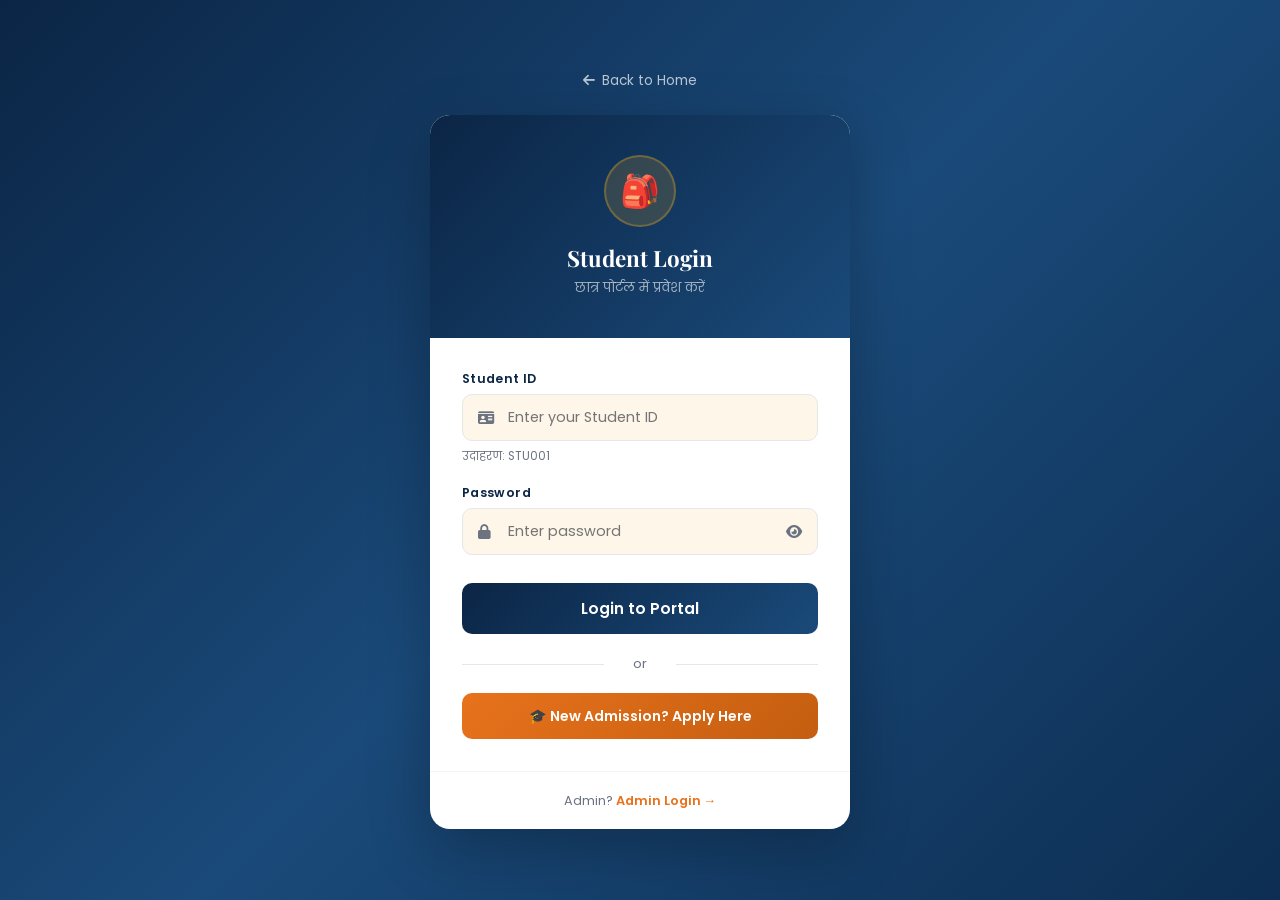
<file: shri shashi org/frontend/student-login.html>
<!-- =====================================================
     student-login.html
     ===================================================== -->
<!DOCTYPE html>
<html lang="hi" id="studentLoginPage">
<head>
  <meta charset="UTF-8" /><meta name="viewport" content="width=device-width,initial-scale=1.0"/>
  <title>Student Login | श्री शशि हाई स्कूल गोरसी</title>
  <link href="https://fonts.googleapis.com/css2?family=Poppins:wght@300;400;500;600;700&family=Playfair+Display:wght@700&display=swap" rel="stylesheet"/>
  <link rel="stylesheet" href="https://cdnjs.cloudflare.com/ajax/libs/font-awesome/6.5.0/css/all.min.css"/>
  <style>
    :root{--navy:#0B2545;--gold:#C9972A;--gold2:#F0BE5A;--saffron:#E8721C;--cream:#FDF6E9;--gray:#6B7280;--shadow:0 4px 24px rgba(11,37,69,0.12);--radius:14px;}
    *{box-sizing:border-box;margin:0;padding:0;}
    body{font-family:'Poppins',sans-serif;background:linear-gradient(135deg,#0B2545 0%,#1a4a7a 50%,#0d2e52 100%);min-height:100vh;display:flex;flex-direction:column;align-items:center;justify-content:center;padding:1.5rem;}
    .login-box{background:#fff;border-radius:20px;box-shadow:0 20px 60px rgba(0,0,0,0.25);width:100%;max-width:420px;overflow:hidden;}
    .login-header{background:linear-gradient(135deg,var(--navy),#1a4a7a);padding:2.5rem 2rem;text-align:center;}
    .login-icon{width:72px;height:72px;border-radius:50%;background:rgba(201,151,42,0.2);border:2px solid rgba(201,151,42,0.4);display:flex;align-items:center;justify-content:center;margin:0 auto 1rem;font-size:2rem;}
    .login-header h1{color:#fff;font-family:'Playfair Display',serif;font-size:1.4rem;margin-bottom:.3rem;}
    .login-header p{color:rgba(255,255,255,0.6);font-size:.83rem;}
    .login-body{padding:2rem;}
    .form-group{margin-bottom:1.2rem;}
    .form-label{display:block;font-size:.78rem;font-weight:600;color:var(--navy);margin-bottom:.4rem;letter-spacing:.03em;}
    .form-input{width:100%;border:1.5px solid #E5E7EB;border-radius:10px;padding:.75rem 1rem;font-size:.9rem;font-family:'Poppins',sans-serif;color:var(--navy);background:var(--cream);transition:all .2s;}
    .form-input:focus{outline:none;border-color:var(--gold);box-shadow:0 0 0 3px rgba(201,151,42,0.12);background:#fff;}
    .input-wrap{position:relative;}
    .input-icon{position:absolute;left:1rem;top:50%;transform:translateY(-50%);color:var(--gray);font-size:.9rem;}
    .form-input.with-icon{padding-left:2.8rem;}
    .toggle-pass{position:absolute;right:1rem;top:50%;transform:translateY(-50%);background:none;border:none;color:var(--gray);cursor:pointer;font-size:.9rem;}
    .btn-login{width:100%;background:linear-gradient(135deg,var(--navy),#1a4a7a);color:#fff;border:none;padding:.9rem;border-radius:10px;font-size:.95rem;font-weight:600;cursor:pointer;font-family:'Poppins',sans-serif;transition:all .2s;margin-top:.5rem;}
    .btn-login:hover{transform:translateY(-2px);box-shadow:0 8px 20px rgba(11,37,69,0.3);}
    .error-box{background:#FEF2F2;border:1px solid #FCA5A5;border-radius:9px;padding:.7rem 1rem;font-size:.83rem;color:#DC2626;margin-top:.8rem;display:none;}
    .divider{text-align:center;color:var(--gray);font-size:.82rem;margin:1.2rem 0;position:relative;}
    .divider::before,.divider::after{content:'';position:absolute;top:50%;width:40%;height:1px;background:#E5E7EB;}
    .divider::before{left:0;} .divider::after{right:0;}
    .btn-admission{width:100%;background:linear-gradient(135deg,var(--saffron),#c45e10);color:#fff;border:none;padding:.8rem;border-radius:10px;font-size:.88rem;font-weight:600;cursor:pointer;font-family:'Poppins',sans-serif;transition:all .2s;}
    .btn-admission:hover{transform:translateY(-2px);}
    .login-footer{text-align:center;padding:1.2rem;border-top:1px solid #F3F4F6;font-size:.8rem;color:var(--gray);}
    .login-footer a{color:var(--saffron);font-weight:600;text-decoration:none;}
    .back-link{color:rgba(255,255,255,0.7);font-size:.85rem;text-decoration:none;display:flex;align-items:center;gap:.4rem;margin-bottom:1.5rem;transition:color .2s;}
    .back-link:hover{color:#fff;}
    .hint{font-size:.72rem;color:var(--gray);margin-top:.4rem;}

    /* Dashboard */
    .dashboard{display:none;background:#fff;border-radius:20px;box-shadow:0 20px 60px rgba(0,0,0,0.25);width:100%;max-width:600px;overflow:hidden;}
    .dash-header{background:linear-gradient(135deg,var(--navy),#1a4a7a);padding:1.8rem 2rem;display:flex;justify-content:space-between;align-items:center;}
    .dash-header h2{color:#fff;font-size:1.1rem;}
    .dash-header p{color:rgba(255,255,255,0.6);font-size:.8rem;margin-top:.2rem;}
    .btn-logout{background:rgba(255,255,255,0.15);color:#fff;border:none;padding:.4rem 1rem;border-radius:7px;font-size:.8rem;cursor:pointer;font-family:'Poppins',sans-serif;}
    .dash-body{padding:1.8rem;}
    .dash-grid{display:grid;grid-template-columns:repeat(3,1fr);gap:1rem;}
    .dash-tile{background:var(--cream);border-radius:12px;padding:1.2rem;text-align:center;cursor:pointer;border:2px solid transparent;transition:all .2s;}
    .dash-tile:hover{border-color:var(--gold);background:rgba(201,151,42,0.07);}
    .dash-tile-icon{font-size:1.8rem;margin-bottom:.4rem;}
    .dash-tile-label{font-size:.78rem;font-weight:500;color:var(--navy);}
  </style>
</head>
<body>
  <a href="index.html" class="back-link"><i class="fas fa-arrow-left"></i> Back to Home</a>

  <!-- LOGIN BOX -->
  <div class="login-box" id="loginBox">
    <div class="login-header">
      <div class="login-icon">🎒</div>
      <h1>Student Login</h1>
      <p>छात्र पोर्टल में प्रवेश करें</p>
    </div>
    <div class="login-body">
      <div class="form-group">
        <label class="form-label">Student ID</label>
        <div class="input-wrap">
          <i class="fas fa-id-card input-icon"></i>
          <input class="form-input with-icon" type="text" id="stuId" placeholder="Enter your Student ID" />
        </div>
        <div class="hint">उदाहरण: STU001</div>
      </div>
      <div class="form-group">
        <label class="form-label">Password</label>
        <div class="input-wrap">
          <i class="fas fa-lock input-icon"></i>
          <input class="form-input with-icon" type="password" id="stuPass" placeholder="Enter password" />
          <button class="toggle-pass" onclick="togglePass('stuPass',this)" type="button"><i class="fas fa-eye"></i></button>
        </div>
      </div>
      <div class="error-box" id="stuError">❌ Invalid Student ID or Password. Please try again.</div>
      <button class="btn-login" onclick="doStudentLogin()">Login to Portal</button>
      <div class="divider">or</div>
      <button class="btn-admission" onclick="location.href='admission.html'">🎓 New Admission? Apply Here</button>
    </div>
    <div class="login-footer">
      Admin? <a href="admin-login.html">Admin Login →</a>
    </div>
  </div>

  <!-- STUDENT DASHBOARD -->
  <div class="dashboard" id="stuDash">
    <div class="dash-header">
      <div>
        <h2 id="dashName">Welcome, Student!</h2>
        <p id="dashClass">Class — Student Portal</p>
      </div>
      <button class="btn-logout" onclick="doLogout()">Logout</button>
    </div>
    <div class="dash-body">
      <div class="dash-grid">
        <div class="dash-tile" onclick="location.href='result.html'"><div class="dash-tile-icon">📊</div><div class="dash-tile-label">My Results</div></div>
        <div class="dash-tile"><div class="dash-tile-icon">📅</div><div class="dash-tile-label">Timetable</div></div>
        <div class="dash-tile"><div class="dash-tile-icon">📢</div><div class="dash-tile-label">Notices</div></div>
        <div class="dash-tile"><div class="dash-tile-icon">💰</div><div class="dash-tile-label">Fee Status</div></div>
        <div class="dash-tile"><div class="dash-tile-icon">📚</div><div class="dash-tile-label">Assignments</div></div>
        <div class="dash-tile" onclick="location.href='toppers.html'"><div class="dash-tile-icon">🏆</div><div class="dash-tile-label">Toppers</div></div>
      </div>
    </div>
  </div>

<script>
// Demo students — baad mein backend se connect kar sakte ho
const STUDENTS = {
  "STU001": { name:"Anshika Rathour", class:"Class 5 — 2025-26" },
  "STU002": { name:"Dharni Singh Rathour", class:"Class 8 — 2025-26" },
  "STU003": { name:"Sarjana Rathour", class:"Class 5 — 2023-24" },
};
const STU_PASS = "pass123";

function doStudentLogin() {
  const id = document.getElementById('stuId').value.trim().toUpperCase();
  const pass = document.getElementById('stuPass').value;
  const err = document.getElementById('stuError');
  if(STUDENTS[id] && pass === STU_PASS) {
    err.style.display = 'none';
    document.getElementById('loginBox').style.display = 'none';
    document.getElementById('stuDash').style.display = 'block';
    document.getElementById('dashName').textContent = 'Welcome, ' + STUDENTS[id].name + '!';
    document.getElementById('dashClass').textContent = STUDENTS[id].class;
  } else {
    err.style.display = 'block';
  }
}
function doLogout() {
  document.getElementById('loginBox').style.display = 'block';
  document.getElementById('stuDash').style.display = 'none';
  document.getElementById('stuId').value = '';
  document.getElementById('stuPass').value = '';
}
function togglePass(id, btn) {
  const inp = document.getElementById(id);
  if(inp.type==='password'){inp.type='text'; btn.innerHTML='<i class="fas fa-eye-slash"></i>';}
  else{inp.type='password'; btn.innerHTML='<i class="fas fa-eye"></i>';}
}
document.addEventListener('keydown', e => { if(e.key==='Enter') doStudentLogin(); });
</script>
</body>
</html>
</file>
<file: shri shashi org/frontend/shared.css>
/* ═══════════════════════════════════════════════════════════════
   shared.css — Common styles for ALL pages
   Shri Shashi High School Gorsi
═══════════════════════════════════════════════════════════════ */
@import url('https://fonts.googleapis.com/css2?family=Tiro+Devanagari+Hindi:ital@0;1&family=Poppins:wght@300;400;500;600;700;800&family=Playfair+Display:wght@700;900&display=swap');

:root {
  --navy: #0B2545;
  --navy2: #13395e;
  --gold: #C9972A;
  --gold2: #F0BE5A;
  --saffron: #E8721C;
  --cream: #FDF6E9;
  --white: #FFFFFF;
  --gray: #6B7280;
  --green: #10B981;
  --red: #EF4444;
  --shadow: 0 4px 24px rgba(11, 37, 69, 0.12);
  --radius: 14px;
  --transition: all 0.3s ease;
}

* {
  box-sizing: border-box;
  margin: 0;
  padding: 0;
}

html {
  scroll-behavior: smooth;
}

body {
  font-family: 'Poppins', sans-serif;
  background: var(--cream);
  color: var(--navy);
  overflow-x: hidden;
}

a {
  text-decoration: none;
  color: inherit;
}

/* ── NOTIFICATION POPUP ── */
.notif-overlay {
  position: fixed;
  inset: 0;
  background: rgba(0, 0, 0, 0.55);
  z-index: 9999;
  display: flex;
  align-items: center;
  justify-content: center;
}

.notif-box {
  background: rgba(255, 255, 255, 0.97);
  backdrop-filter: blur(12px);
  border-radius: 18px;
  padding: 2rem;
  max-width: 500px;
  width: 90%;
  box-shadow: 0 20px 60px rgba(11, 37, 69, 0.3);
  border: 2px solid var(--gold);
  position: relative;
  animation: slideUp 0.4s ease;
}

@keyframes slideUp {
  from {
    transform: translateY(40px);
    opacity: 0
  }

  to {
    transform: none;
    opacity: 1
  }
}

.notif-badge {
  background: var(--saffron);
  color: #fff;
  padding: .3rem .8rem;
  border-radius: 20px;
  font-size: .75rem;
  font-weight: 600;
  letter-spacing: .06em;
  display: inline-block;
  margin-bottom: .8rem;
}

.notif-title {
  font-size: 1.3rem;
  font-weight: 700;
  color: var(--navy);
  margin-bottom: .6rem;
  font-family: 'Playfair Display', serif;
}

.notif-msg {
  font-size: .9rem;
  color: var(--gray);
  line-height: 1.7;
  margin-bottom: .8rem;
}

.notif-topper-row {
  display: flex;
  align-items: center;
  gap: .6rem;
  background: #F0FFF4;
  border: 1px solid #6EE7B7;
  border-radius: 8px;
  padding: .6rem .9rem;
  margin-bottom: .8rem;
  font-size: .82rem;
  color: #065F46;
}

.notif-highlight {
  background: linear-gradient(135deg, #fff8e7, #fff3cc);
  border: 1.5px solid var(--gold);
  border-radius: 10px;
  padding: .8rem 1rem;
  margin-bottom: 1.2rem;
  font-weight: 600;
  color: var(--navy);
  font-size: .9rem;
}

.notif-highlight span {
  color: var(--saffron);
}

.notif-cta {
  background: linear-gradient(135deg, var(--navy), var(--navy2));
  color: #fff;
  border: none;
  padding: .75rem 1.8rem;
  border-radius: 10px;
  font-size: .9rem;
  font-weight: 600;
  cursor: pointer;
  width: 100%;
  transition: var(--transition);
  font-family: 'Poppins', sans-serif;
}

.notif-cta:hover {
  transform: translateY(-2px);
}

.notif-close {
  position: absolute;
  top: 1rem;
  right: 1rem;
  background: none;
  border: none;
  font-size: 1.3rem;
  cursor: pointer;
  color: var(--gray);
  width: 32px;
  height: 32px;
  display: flex;
  align-items: center;
  justify-content: center;
  border-radius: 50%;
  transition: var(--transition);
}

.notif-close:hover {
  background: #f3f4f6;
  color: var(--navy);
}

.notif-float {
  position: fixed;
  bottom: 80px;
  right: 20px;
  z-index: 9998;
  background: var(--gold);
  color: var(--navy);
  width: 50px;
  height: 50px;
  border-radius: 50%;
  display: none;
  align-items: center;
  justify-content: center;
  font-size: 1.2rem;
  cursor: pointer;
  box-shadow: 0 4px 15px rgba(201, 151, 42, 0.4);
  transition: var(--transition);
  border: none;
}

.notif-float:hover {
  transform: scale(1.1);
}

.notif-float.show {
  display: flex;
  animation: bounceIn 0.5s ease;
}

@keyframes bounceIn {
  0% {
    transform: scale(0)
  }

  60% {
    transform: scale(1.2)
  }

  100% {
    transform: scale(1)
  }
}

/* ── SOCIAL BAR ── */
.social-bar {
  background: #07192e;
  padding: .5rem 2rem;
  display: flex;
  align-items: center;
  justify-content: space-between;
  font-size: .78rem;
  color: rgba(255, 255, 255, 0.75);
}

.social-bar-left {
  display: flex;
  gap: 1.5rem;
  align-items: center;
}

.social-bar-left a {
  color: rgba(255, 255, 255, 0.75);
  display: flex;
  align-items: center;
  gap: .35rem;
  transition: color .2s;
  text-decoration: none;
}

.social-bar-left a:hover {
  color: var(--gold2);
}

.social-icons {
  display: flex;
  gap: .6rem;
}

.social-icons a {
  width: 36px;
  height: 36px;
  border-radius: 50%;
  display: flex;
  align-items: center;
  justify-content: center;
  font-size: 1rem;
  transition: var(--transition);
  color: #fff;
  text-decoration: none;
}

.social-icons a.ig {
  background: linear-gradient(45deg, #f09433, #e6683c, #dc2743, #cc2366, #bc1888);
}

.social-icons a.fb {
  background: #1877F2;
}

.social-icons a.wa {
  background: #25D366;
}

.social-icons a.yt {
  background: #FF0000;
}

.social-icons a.gm {
  background: #EA4335;
}

.social-icons a:hover {
  transform: scale(1.18);
  box-shadow: 0 4px 12px rgba(0, 0, 0, 0.3);
}

/* ── TICKER ── */
.ticker-bar {
  background: linear-gradient(90deg, var(--saffron), #d4611a);
  padding: .5rem 0;
  overflow: hidden;
  display: flex;
  align-items: center;
}

.ticker-label {
  background: var(--navy);
  color: #fff;
  padding: .3rem .9rem;
  font-size: .75rem;
  font-weight: 700;
  white-space: nowrap;
  letter-spacing: .06em;
  margin-right: .8rem;
  flex-shrink: 0;
}

.ticker-track {
  overflow: hidden;
  flex: 1;
}

.ticker-content {
  display: flex;
  animation: ticker 35s linear infinite;
  white-space: nowrap;
}

.ticker-content:hover {
  animation-play-state: paused;
}

.ticker-item {
  color: #fff;
  font-size: .8rem;
  font-weight: 500;
  margin-right: 3rem;
  display: inline-block;
}

.ticker-item .new-tag {
  background: #fff;
  color: var(--saffron);
  font-size: .65rem;
  font-weight: 700;
  padding: .05rem .4rem;
  border-radius: 4px;
  margin-left: .3rem;
}

@keyframes ticker {
  from {
    transform: translateX(0)
  }

  to {
    transform: translateX(-50%)
  }
}

/* ── NAVBAR ── */
.navbar {
  background: var(--white);
  position: sticky;
  top: 0;
  z-index: 1000;
  box-shadow: 0 2px 20px rgba(11, 37, 69, 0.1);
  padding: 0 1.5rem;
  display: flex;
  align-items: center;
  justify-content: space-between;
  height: 72px;
}

.nav-brand {
  display: flex;
  align-items: center;
  gap: .8rem;
  cursor: pointer;
  text-decoration: none;
}

.nav-logo {
  width: 48px;
  height: 48px;
  border-radius: 50%;
  object-fit: contain;
}

.nav-logo-fallback {
  width: 48px;
  height: 48px;
  border-radius: 50%;
  background: var(--navy);
  display: flex;
  align-items: center;
  justify-content: center;
  font-size: 1.2rem;
  color: var(--gold);
  font-weight: 900;
  overflow: hidden;
}

.nav-logo-fallback img {
  width: 100%;
  height: 100%;
  object-fit: cover;
  border-radius: 50%;
}

.nav-name-hi {
  font-family: 'Tiro Devanagari Hindi', serif;
  font-size: .95rem;
  font-weight: 700;
  color: var(--navy);
  line-height: 1.2;
}

.nav-name-en {
  font-size: .65rem;
  color: var(--gray);
  letter-spacing: .04em;
}

.nav-links {
  display: flex;
  align-items: center;
  gap: .1rem;
}

.nav-link {
  padding: .45rem .8rem;
  border-radius: 8px;
  font-size: .82rem;
  font-weight: 500;
  color: var(--navy);
  cursor: pointer;
  transition: var(--transition);
  background: none;
  border: none;
  font-family: 'Poppins', sans-serif;
  white-space: nowrap;
}

.nav-link:hover {
  background: var(--cream);
  color: var(--saffron);
}

.nav-link.active {
  color: var(--saffron);
  font-weight: 600;
  background: rgba(232, 114, 28, 0.08);
}

/* ── GLOBAL SEARCH in NAV ── */
.nav-search-wrap {
  position: relative;
  margin: 0 .4rem;
}

.nav-search-input {
  border: 1.5px solid #E5E7EB;
  border-radius: 20px;
  padding: .4rem .9rem .4rem 2.2rem;
  font-size: .8rem;
  font-family: 'Poppins', sans-serif;
  color: var(--navy);
  background: var(--cream);
  width: 180px;
  transition: var(--transition);
}

.nav-search-input:focus {
  outline: none;
  border-color: var(--gold);
  width: 220px;
  background: #fff;
}

.nav-search-icon {
  position: absolute;
  left: .7rem;
  top: 50%;
  transform: translateY(-50%);
  color: var(--gray);
  font-size: .8rem;
  pointer-events: none;
}

.nav-search-results {
  position: absolute;
  top: calc(100% + 6px);
  left: 0;
  right: 0;
  background: #fff;
  border-radius: 12px;
  box-shadow: 0 10px 40px rgba(11, 37, 69, 0.15);
  border: 1px solid #E5E7EB;
  z-index: 9999;
  max-height: 320px;
  overflow-y: auto;
  display: none;
}

.nav-search-results.open {
  display: block;
}

.search-result-item {
  padding: .7rem 1rem;
  cursor: pointer;
  transition: background .2s;
  border-bottom: 1px solid #F3F4F6;
  font-size: .82rem;
}

.search-result-item:hover {
  background: var(--cream);
}

.search-result-item:last-child {
  border-bottom: none;
}

.search-result-title {
  font-weight: 600;
  color: var(--navy);
}

.search-result-sub {
  font-size: .72rem;
  color: var(--gray);
  margin-top: .1rem;
}

.search-result-tag {
  font-size: .65rem;
  background: var(--cream);
  color: var(--saffron);
  padding: .1rem .4rem;
  border-radius: 4px;
  margin-left: .3rem;
  font-weight: 600;
}

/* ── LOGIN DROPDOWN ── */
.login-wrap {
  position: relative;
}

.login-btn {
  display: flex;
  align-items: center;
  gap: .4rem;
  padding: .45rem .8rem;
  border-radius: 8px;
  font-size: .82rem;
  font-weight: 500;
  color: var(--navy);
  cursor: pointer;
  transition: var(--transition);
  background: none;
  border: none;
  font-family: 'Poppins', sans-serif;
  white-space: nowrap;
}

.login-btn:hover {
  background: var(--cream);
  color: var(--saffron);
}

.login-dropdown {
  position: absolute;
  top: calc(100% + 4px);
  right: 0;
  background: #fff;
  border-radius: 12px;
  box-shadow: 0 10px 40px rgba(11, 37, 69, 0.18);
  min-width: 220px;
  padding: .5rem;
  z-index: 9999;
  border: 1px solid #E5E7EB;
  display: none;
}

.login-dropdown.open {
  display: block;
  animation: dropDown 0.2s ease;
}

@keyframes dropDown {
  from {
    opacity: 0;
    transform: translateY(-8px)
  }

  to {
    opacity: 1;
    transform: none
  }
}

.dropdown-item {
  display: flex;
  align-items: center;
  gap: .8rem;
  padding: .8rem 1rem;
  border-radius: 8px;
  cursor: pointer;
  transition: var(--transition);
  font-size: .87rem;
  font-weight: 500;
  text-decoration: none;
  color: var(--navy);
}

.dropdown-item:hover {
  background: var(--cream);
  color: var(--saffron);
}

.d-icon {
  width: 34px;
  height: 34px;
  border-radius: 8px;
  display: flex;
  align-items: center;
  justify-content: center;
  font-size: .9rem;
}

.di-admin {
  background: rgba(11, 37, 69, 0.1);
}

.di-student {
  background: rgba(232, 114, 28, 0.1);
}

.nav-admission {
  background: linear-gradient(135deg, var(--saffron), #c45e10);
  color: #fff;
  border: none;
  padding: .5rem 1.1rem;
  border-radius: 9px;
  font-size: .82rem;
  font-weight: 600;
  cursor: pointer;
  transition: var(--transition);
  font-family: 'Poppins', sans-serif;
  white-space: nowrap;
}

.nav-admission:hover {
  transform: translateY(-2px);
  box-shadow: 0 6px 18px rgba(232, 114, 28, 0.35);
}

/* ── HAMBURGER & MOBILE MENU ── */
.hamburger {
  display: none;
  flex-direction: column;
  gap: 5px;
  cursor: pointer;
  background: none;
  border: none;
  padding: .4rem;
}

.hamburger span {
  display: block;
  width: 25px;
  height: 2px;
  background: var(--navy);
  border-radius: 2px;
  transition: .3s;
}

.mobile-menu {
  display: none;
  background: #fff;
  border-top: 1px solid #E5E7EB;
  padding: 1rem 1.5rem 1.5rem;
}

.mobile-menu.open {
  display: block;
}

.mobile-link {
  display: block;
  padding: .7rem 0;
  font-size: .9rem;
  font-weight: 500;
  color: var(--navy);
  border-bottom: 1px solid #F3F4F6;
  cursor: pointer;
  text-decoration: none;
}

.mobile-link:hover,
.mobile-link.active {
  color: var(--saffron);
}

.mobile-search {
  margin: .8rem 0;
  position: relative;
}

.mobile-search input {
  width: 100%;
  border: 1.5px solid #E5E7EB;
  border-radius: 20px;
  padding: .5rem 1rem .5rem 2.2rem;
  font-size: .85rem;
  font-family: 'Poppins', sans-serif;
  color: var(--navy);
}

.mobile-search i {
  position: absolute;
  left: .8rem;
  top: 50%;
  transform: translateY(-50%);
  color: var(--gray);
}

.mobile-btns {
  display: flex;
  gap: .8rem;
  margin-top: 1rem;
  flex-wrap: wrap;
}

/* ── PAGE HEADER (common) ── */
.page-header {
  background: linear-gradient(135deg, var(--navy) 0%, #1a4a7a 60%, #0d2e52 100%);
  padding: 3.5rem 2rem;
  text-align: center;
  position: relative;
  overflow: hidden;
}

.page-header::before {
  content: '';
  position: absolute;
  inset: 0;
  background: radial-gradient(ellipse at 70% 30%, rgba(201, 151, 42, 0.12) 0%, transparent 60%);
}

.page-header-badge {
  background: rgba(201, 151, 42, 0.2);
  border: 1px solid rgba(201, 151, 42, 0.4);
  color: var(--gold2);
  padding: .3rem 1rem;
  border-radius: 20px;
  font-size: .75rem;
  letter-spacing: .09em;
  display: inline-block;
  margin-bottom: .8rem;
  position: relative;
  z-index: 1;
}

.page-header h1 {
  font-family: 'Playfair Display', serif;
  font-size: clamp(1.8rem, 4vw, 3rem);
  color: #fff;
  margin-bottom: .5rem;
  position: relative;
  z-index: 1;
}

.page-header p {
  color: rgba(255, 255, 255, 0.65);
  font-size: .9rem;
  position: relative;
  z-index: 1;
}

/* ── SECTION COMMONS ── */
.section {
  max-width: 1100px;
  margin: 0 auto;
  padding: 4rem 1.5rem;
}

.sec-header {
  text-align: center;
  margin-bottom: 3rem;
}

.sec-eyebrow {
  display: inline-block;
  color: var(--saffron);
  font-size: .78rem;
  font-weight: 600;
  letter-spacing: .1em;
  text-transform: uppercase;
  margin-bottom: .6rem;
}

.sec-title {
  font-family: 'Playfair Display', serif;
  font-size: clamp(1.6rem, 3vw, 2.4rem);
  color: var(--navy);
  margin-bottom: .6rem;
}

.sec-line {
  width: 60px;
  height: 3px;
  background: linear-gradient(90deg, var(--gold), var(--saffron));
  margin: .8rem auto 0;
  border-radius: 2px;
}

/* ── FOOTER ── */
.footer {
  background: #07192e;
  padding: 3.5rem 2rem 1.5rem;
  margin-top: auto;
}

.footer-grid {
  max-width: 1100px;
  margin: 0 auto;
  display: grid;
  grid-template-columns: 1.8fr 1fr 1fr 1fr 1fr;
  gap: 2rem;
  margin-bottom: 2.5rem;
}

.footer-brand-top {
  display: flex;
  align-items: center;
  gap: .8rem;
  margin-bottom: 1rem;
}

.footer-logo-fb {
  width: 46px;
  height: 46px;
  border-radius: 50%;
  background: var(--gold);
  display: flex;
  align-items: center;
  justify-content: center;
  font-size: 1.2rem;
  color: var(--navy);
  font-weight: 900;
  overflow: hidden;
}

.footer-logo-fb img {
  width: 100%;
  height: 100%;
  object-fit: cover;
  border-radius: 50%;
}

.footer-school-name {
  font-family: 'Tiro Devanagari Hindi', serif;
  color: #fff;
  font-size: .95rem;
  font-weight: 700;
  line-height: 1.3;
}

.footer-brand p {
  color: rgba(255, 255, 255, 0.5);
  font-size: .8rem;
  line-height: 1.7;
  margin-bottom: 1.2rem;
}

.footer-social {
  display: flex;
  gap: .6rem;
  flex-wrap: wrap;
}

.footer-social a {
  width: 36px;
  height: 36px;
  border-radius: 8px;
  display: flex;
  align-items: center;
  justify-content: center;
  font-size: .95rem;
  transition: var(--transition);
  color: #fff;
  text-decoration: none;
}

.footer-social a:hover {
  transform: translateY(-3px);
}

.footer-col h4 {
  color: var(--gold2);
  font-size: .8rem;
  font-weight: 600;
  letter-spacing: .06em;
  text-transform: uppercase;
  margin-bottom: 1.2rem;
}

.footer-col ul {
  list-style: none;
  display: flex;
  flex-direction: column;
  gap: .6rem;
}

.footer-col ul li {
  color: rgba(255, 255, 255, 0.5);
  font-size: .8rem;
  cursor: pointer;
  transition: color .2s;
  display: flex;
  align-items: center;
  gap: .4rem;
}

.footer-col ul li:hover {
  color: var(--gold2);
}

.footer-col ul li a {
  color: inherit;
  text-decoration: none;
}

.footer-bottom {
  max-width: 1100px;
  margin: 0 auto;
  border-top: 1px solid rgba(255, 255, 255, 0.08);
  padding-top: 1.2rem;
  display: flex;
  justify-content: space-between;
  align-items: center;
  flex-wrap: wrap;
  gap: .5rem;
}

.footer-bottom p {
  color: rgba(255, 255, 255, 0.35);
  font-size: .78rem;
}

/* ── WHATSAPP FLOAT ── */
.wa-float {
  position: fixed;
  bottom: 20px;
  right: 20px;
  z-index: 998;
  background: #25D366;
  color: #fff;
  width: 52px;
  height: 52px;
  border-radius: 50%;
  display: flex;
  align-items: center;
  justify-content: center;
  font-size: 1.4rem;
  cursor: pointer;
  box-shadow: 0 4px 15px rgba(37, 211, 102, 0.4);
  transition: var(--transition);
  text-decoration: none;
}

.wa-float:hover {
  transform: scale(1.1);
}

/* ── BADGE NEW ── */
.badge-new {
  background: #EF4444;
  color: #fff;
  font-size: .65rem;
  padding: .15rem .5rem;
  border-radius: 4px;
  margin-left: .5rem;
  font-weight: 700;
  animation: pulse 1.5s infinite;
}

@keyframes pulse {

  0%,
  100% {
    opacity: 1
  }

  50% {
    opacity: .6
  }
}

/* ── ANIMATIONS ── */
@keyframes fadeUp {
  from {
    opacity: 0;
    transform: translateY(16px)
  }

  to {
    opacity: 1;
    transform: none
  }
}

.fade-up {
  animation: fadeUp .4s ease both;
}

@keyframes fadeIn {
  from {
    opacity: 0
  }

  to {
    opacity: 1
  }
}

/* ══ RESPONSIVE ══ */
@media(max-width:1024px) {
  .footer-grid {
    grid-template-columns: 1fr 1fr 1fr;
  }
}

@media(max-width:900px) {

  .nav-links,
  .nav-admission,
  .nav-search-wrap {
    display: none;
  }

  .hamburger {
    display: flex;
  }

  .footer-grid {
    grid-template-columns: 1fr 1fr;
  }
}

@media(max-width:560px) {
  .social-bar {
    flex-direction: column;
    gap: .5rem;
    padding: .6rem 1rem;
    text-align: center;
  }

  .social-bar-left {
    flex-wrap: wrap;
    justify-content: center;
    gap: .8rem;
  }

  .footer-grid {
    grid-template-columns: 1fr;
  }
}
</file>
